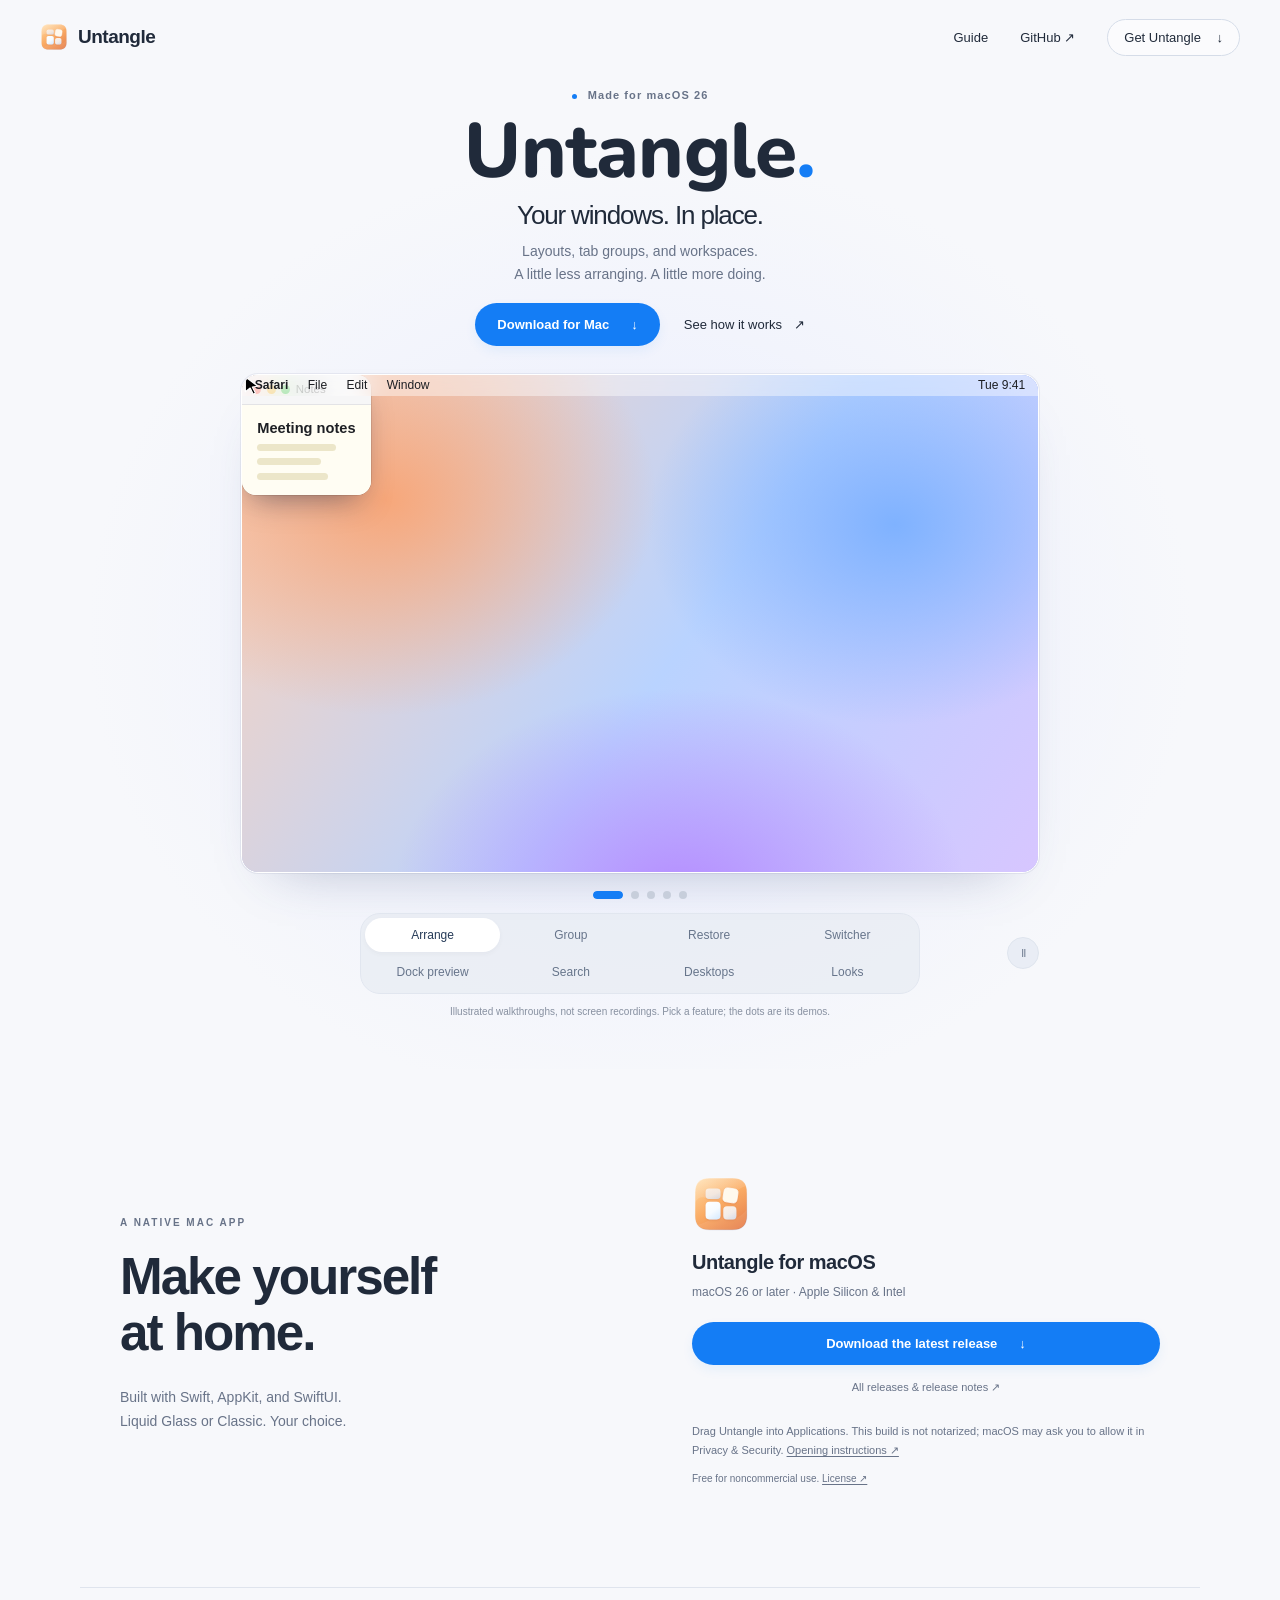
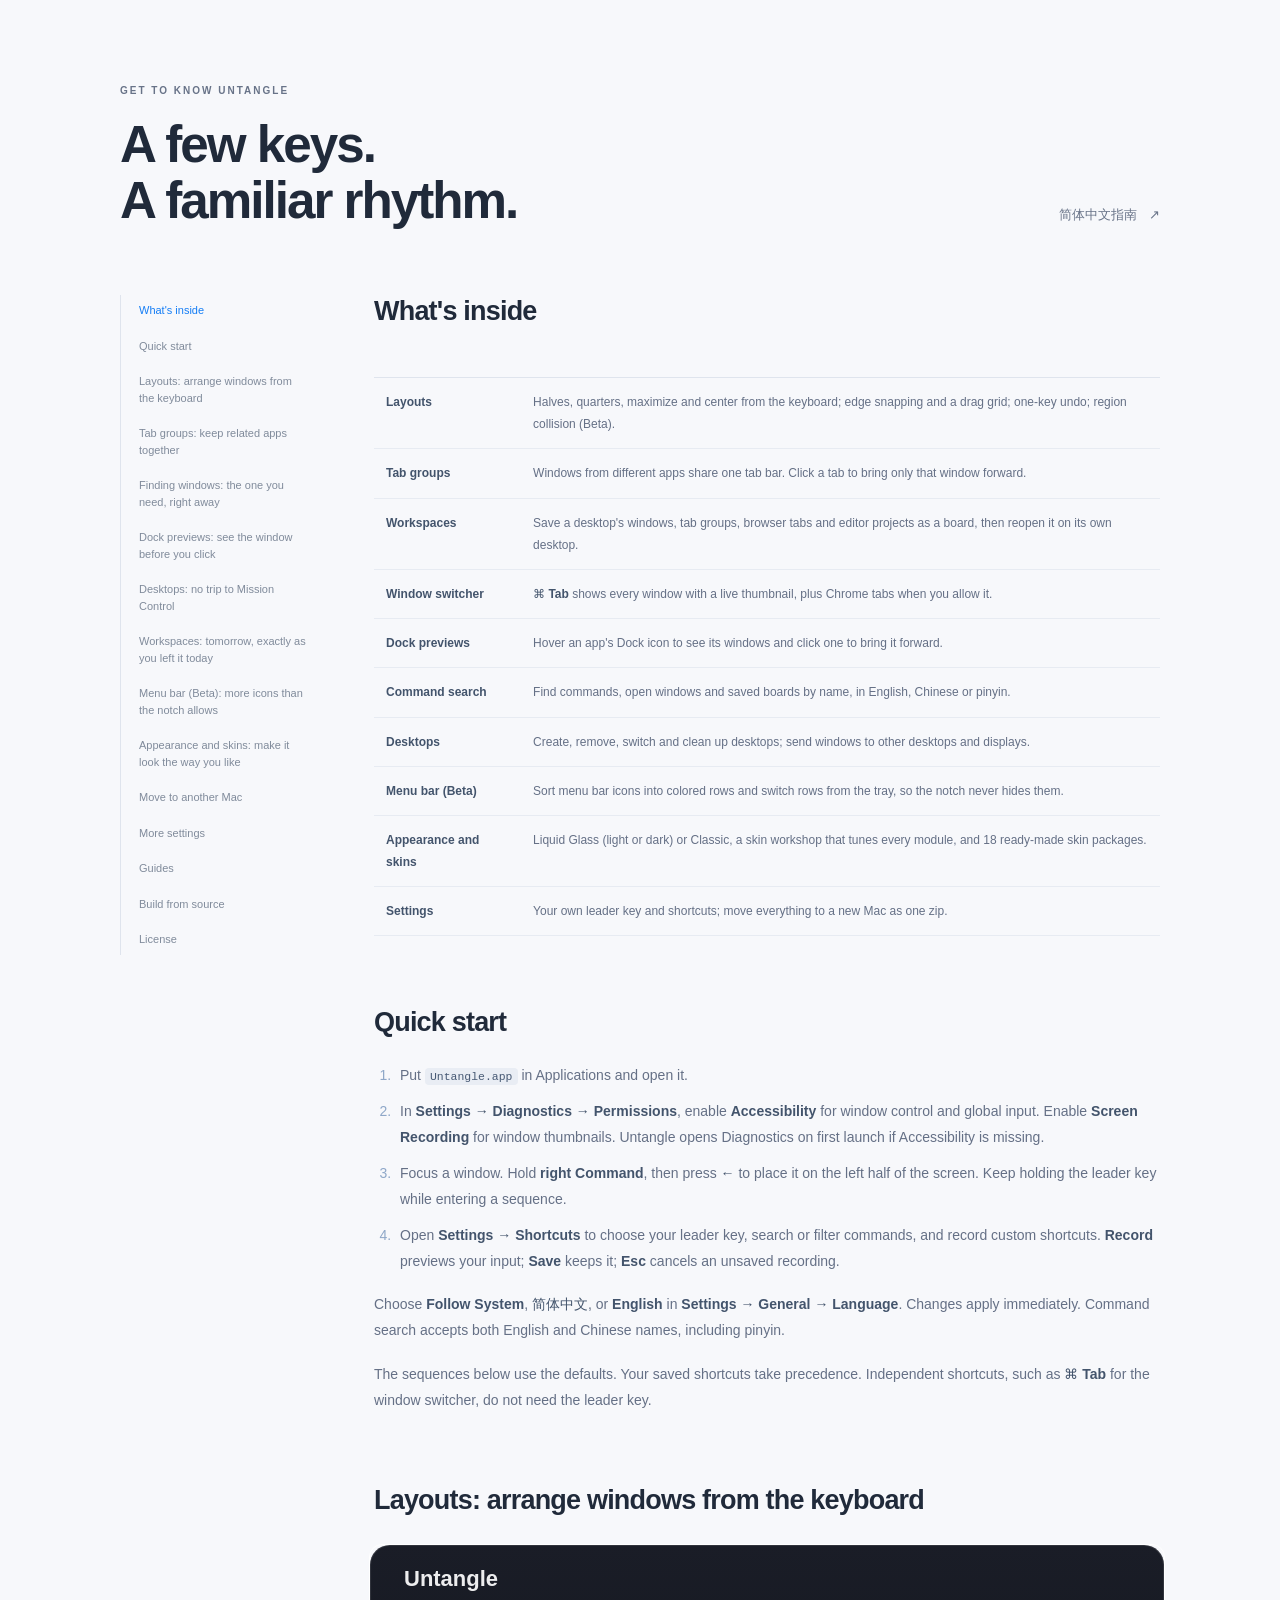
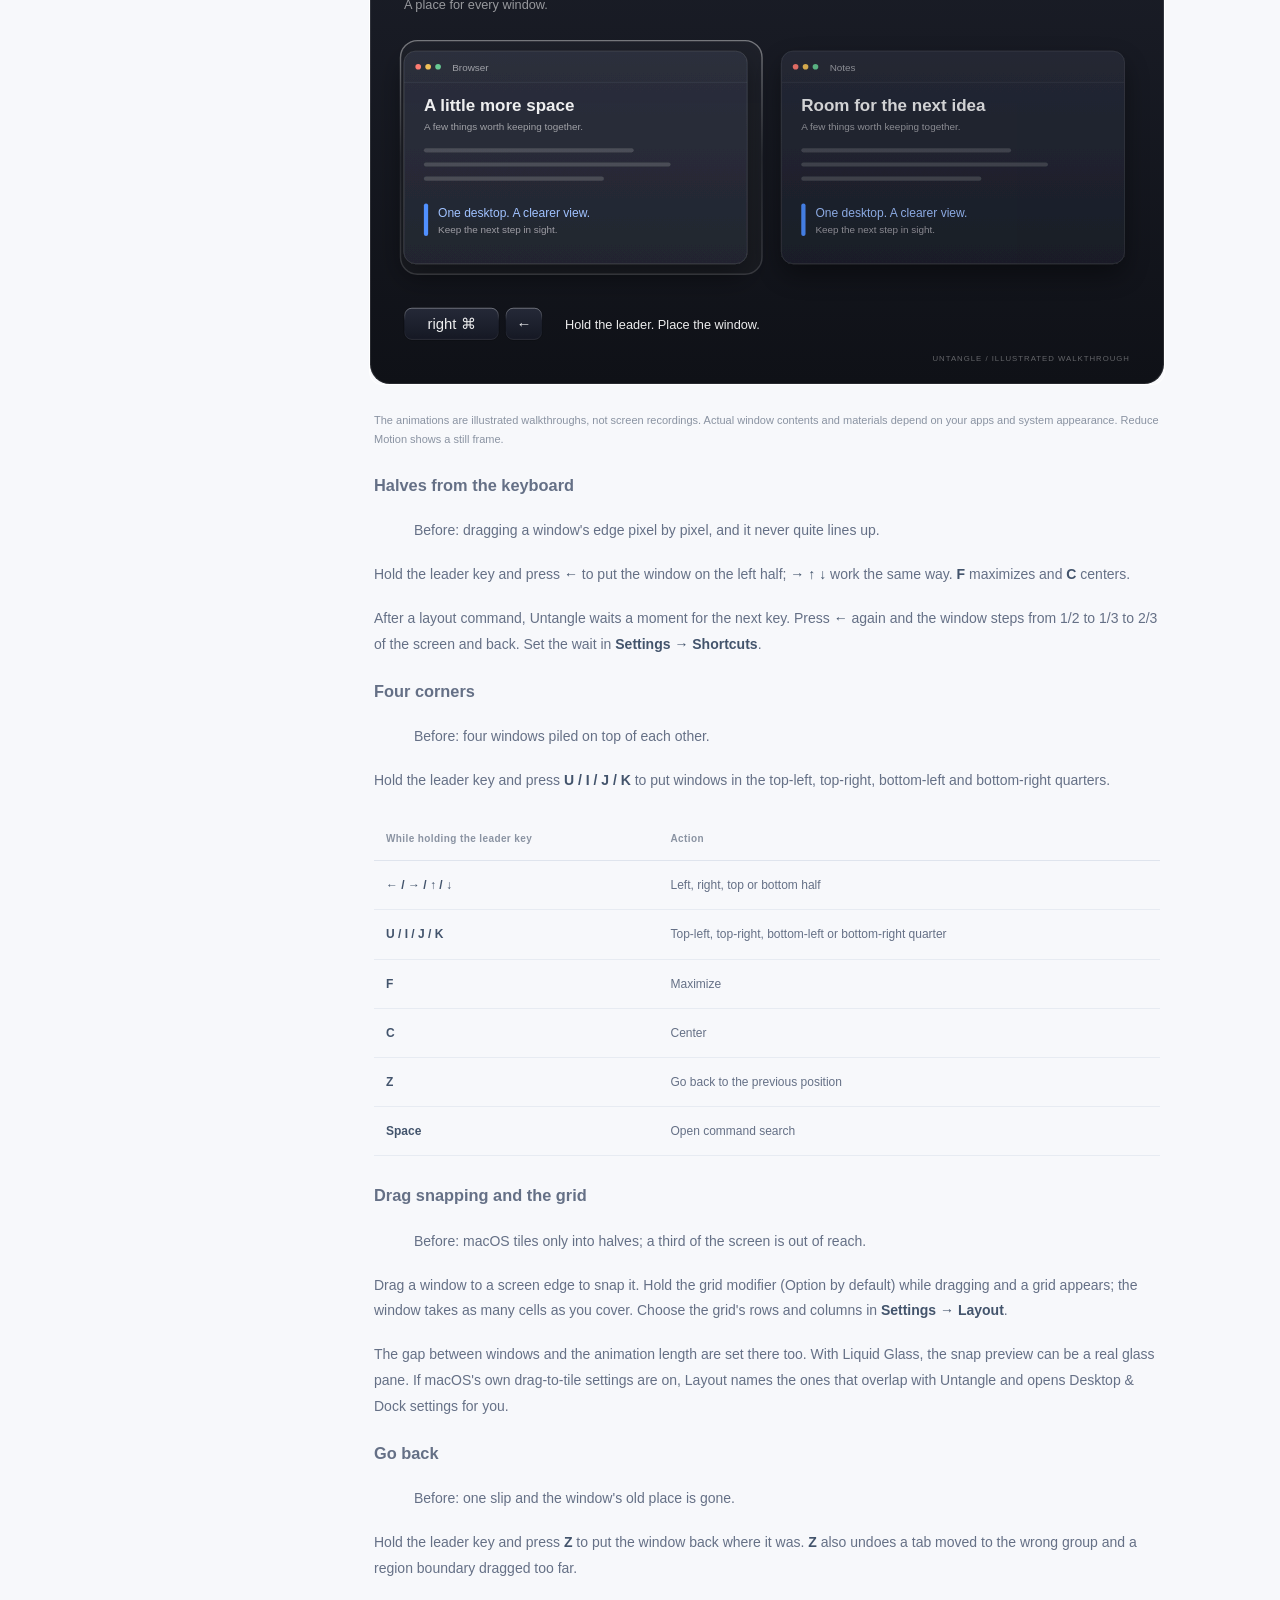
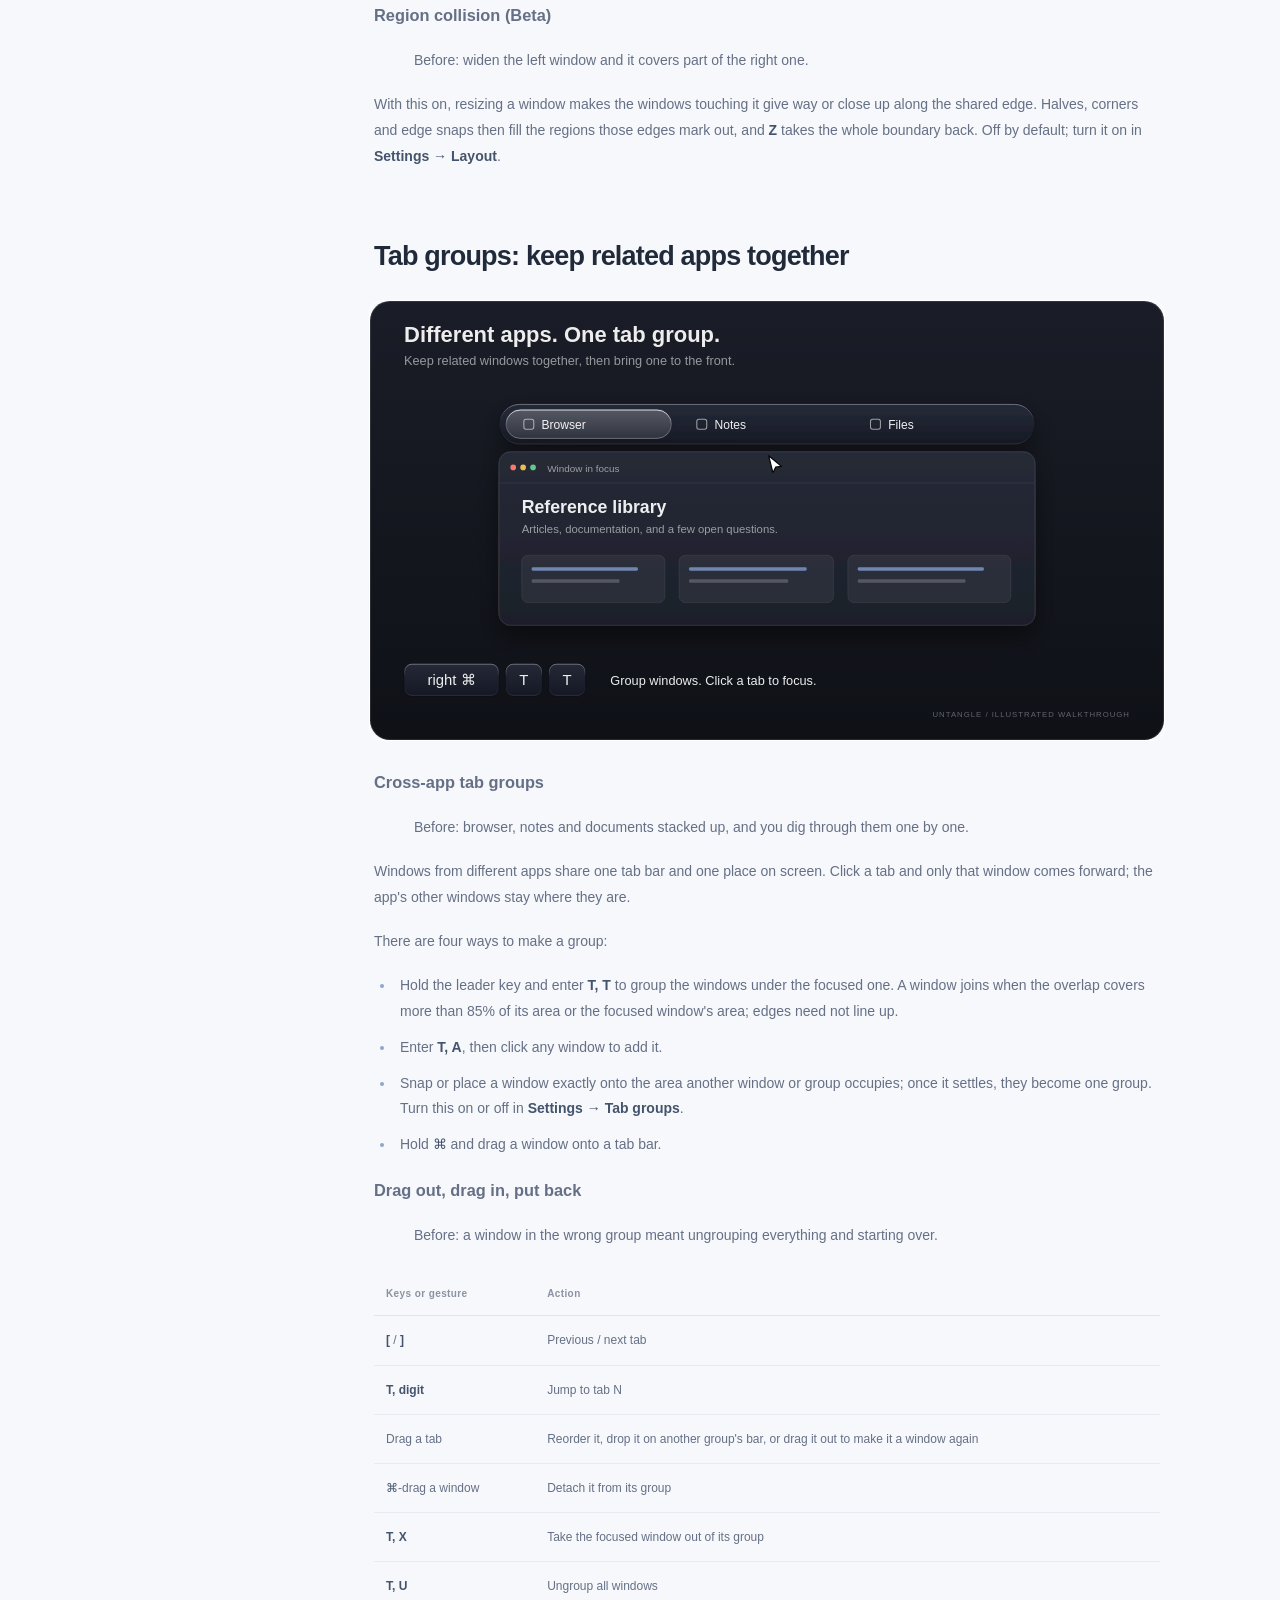
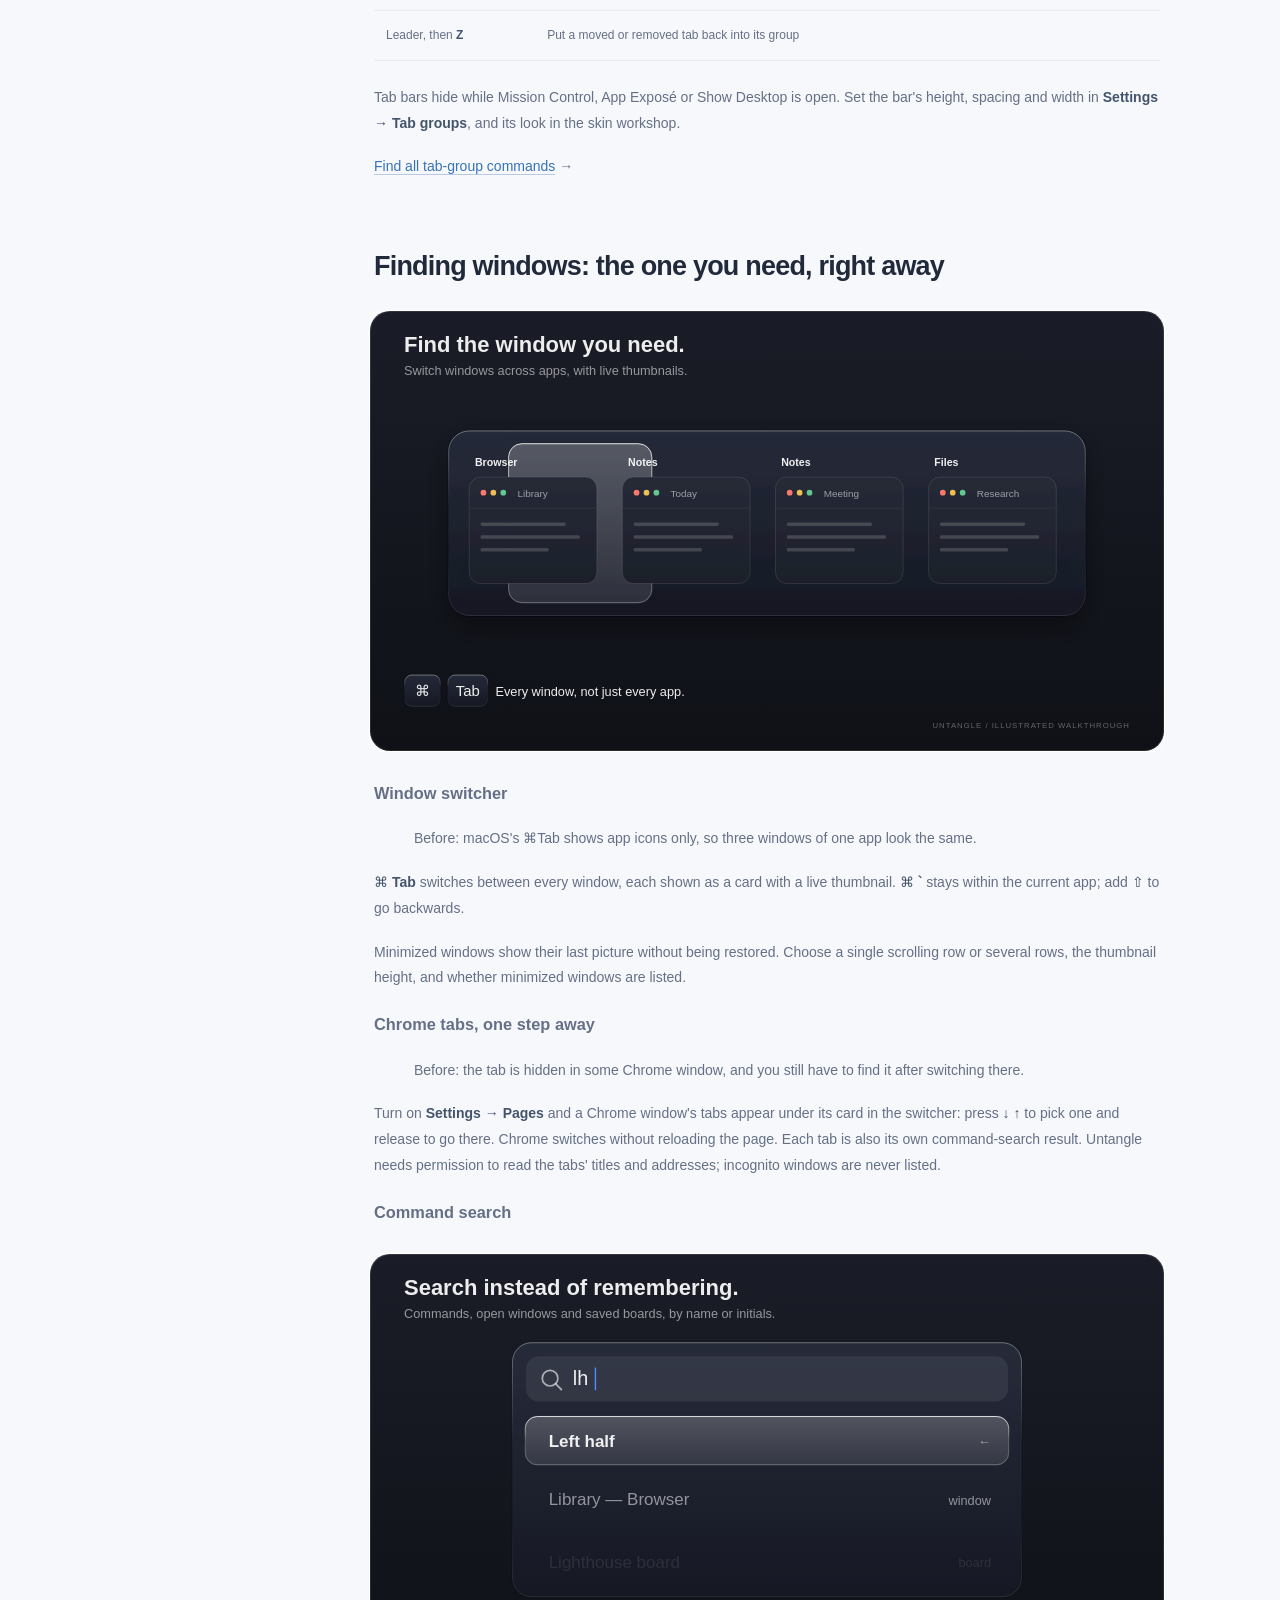
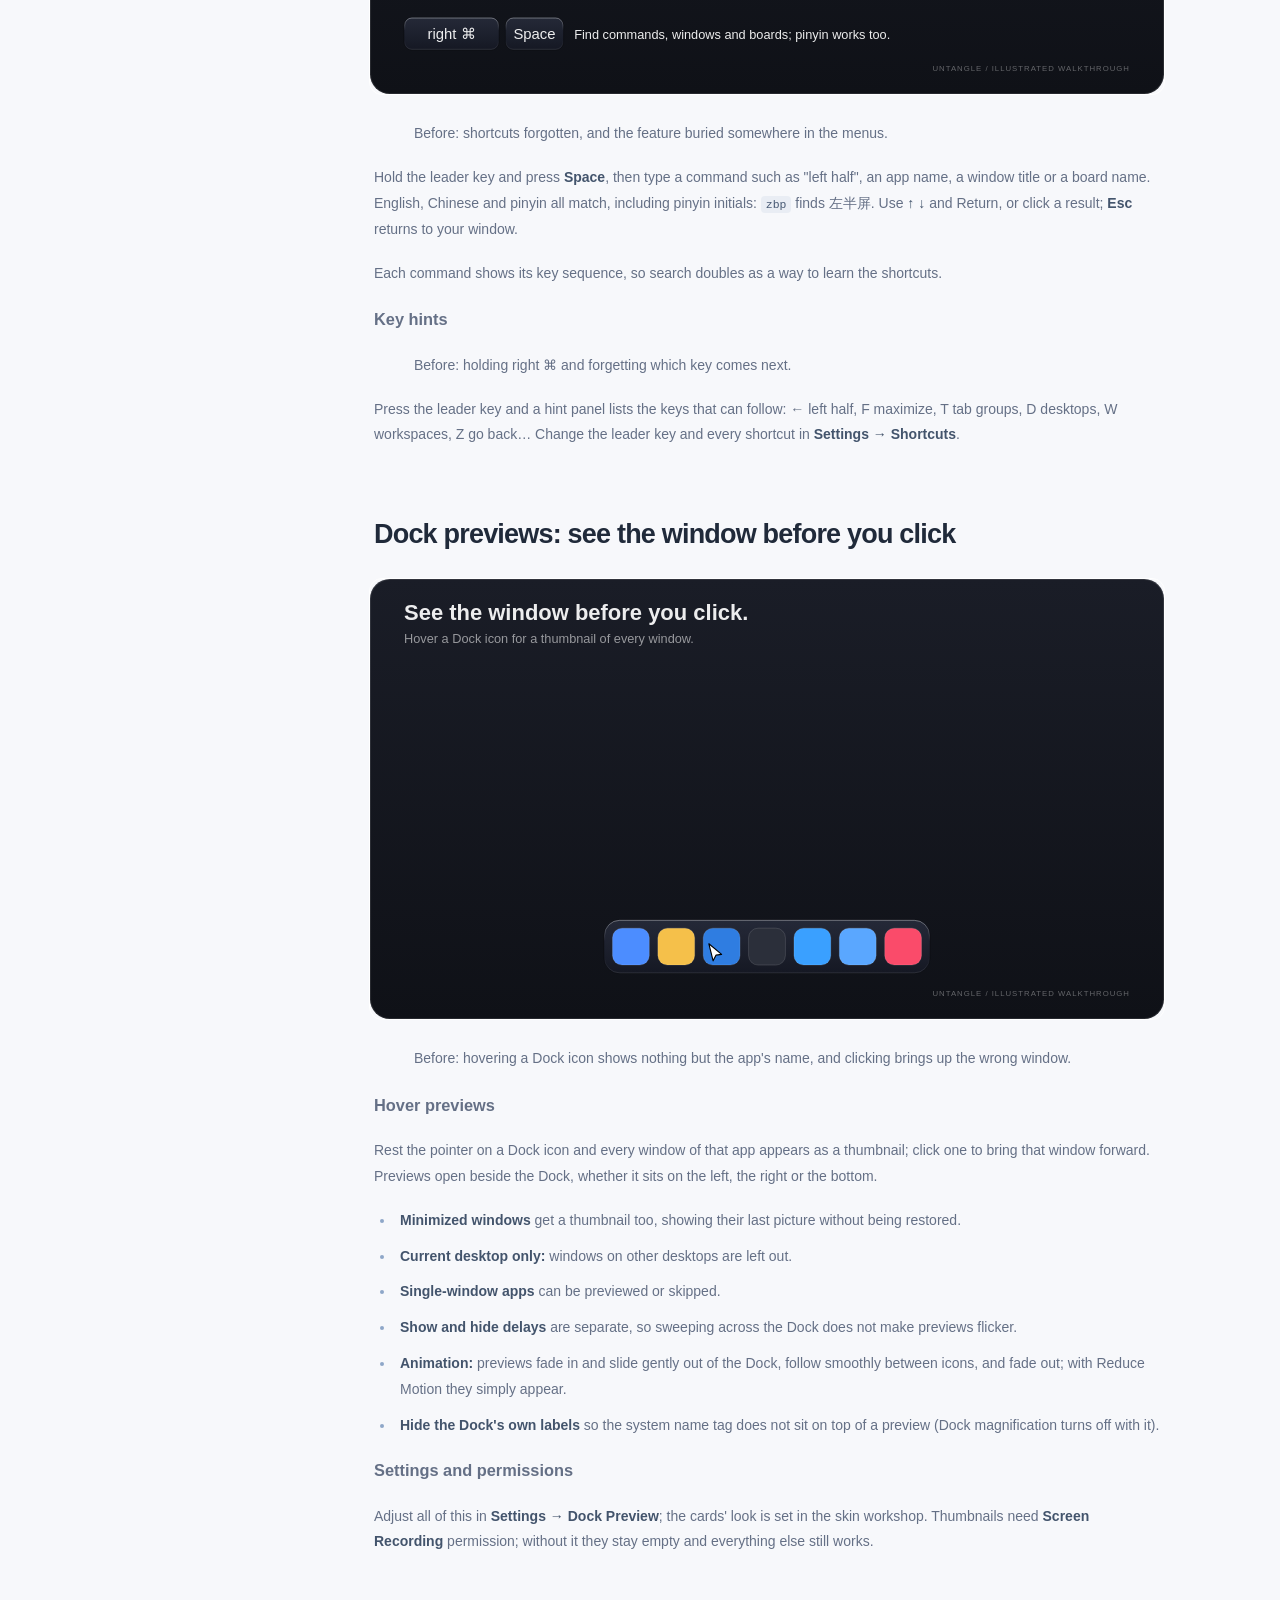
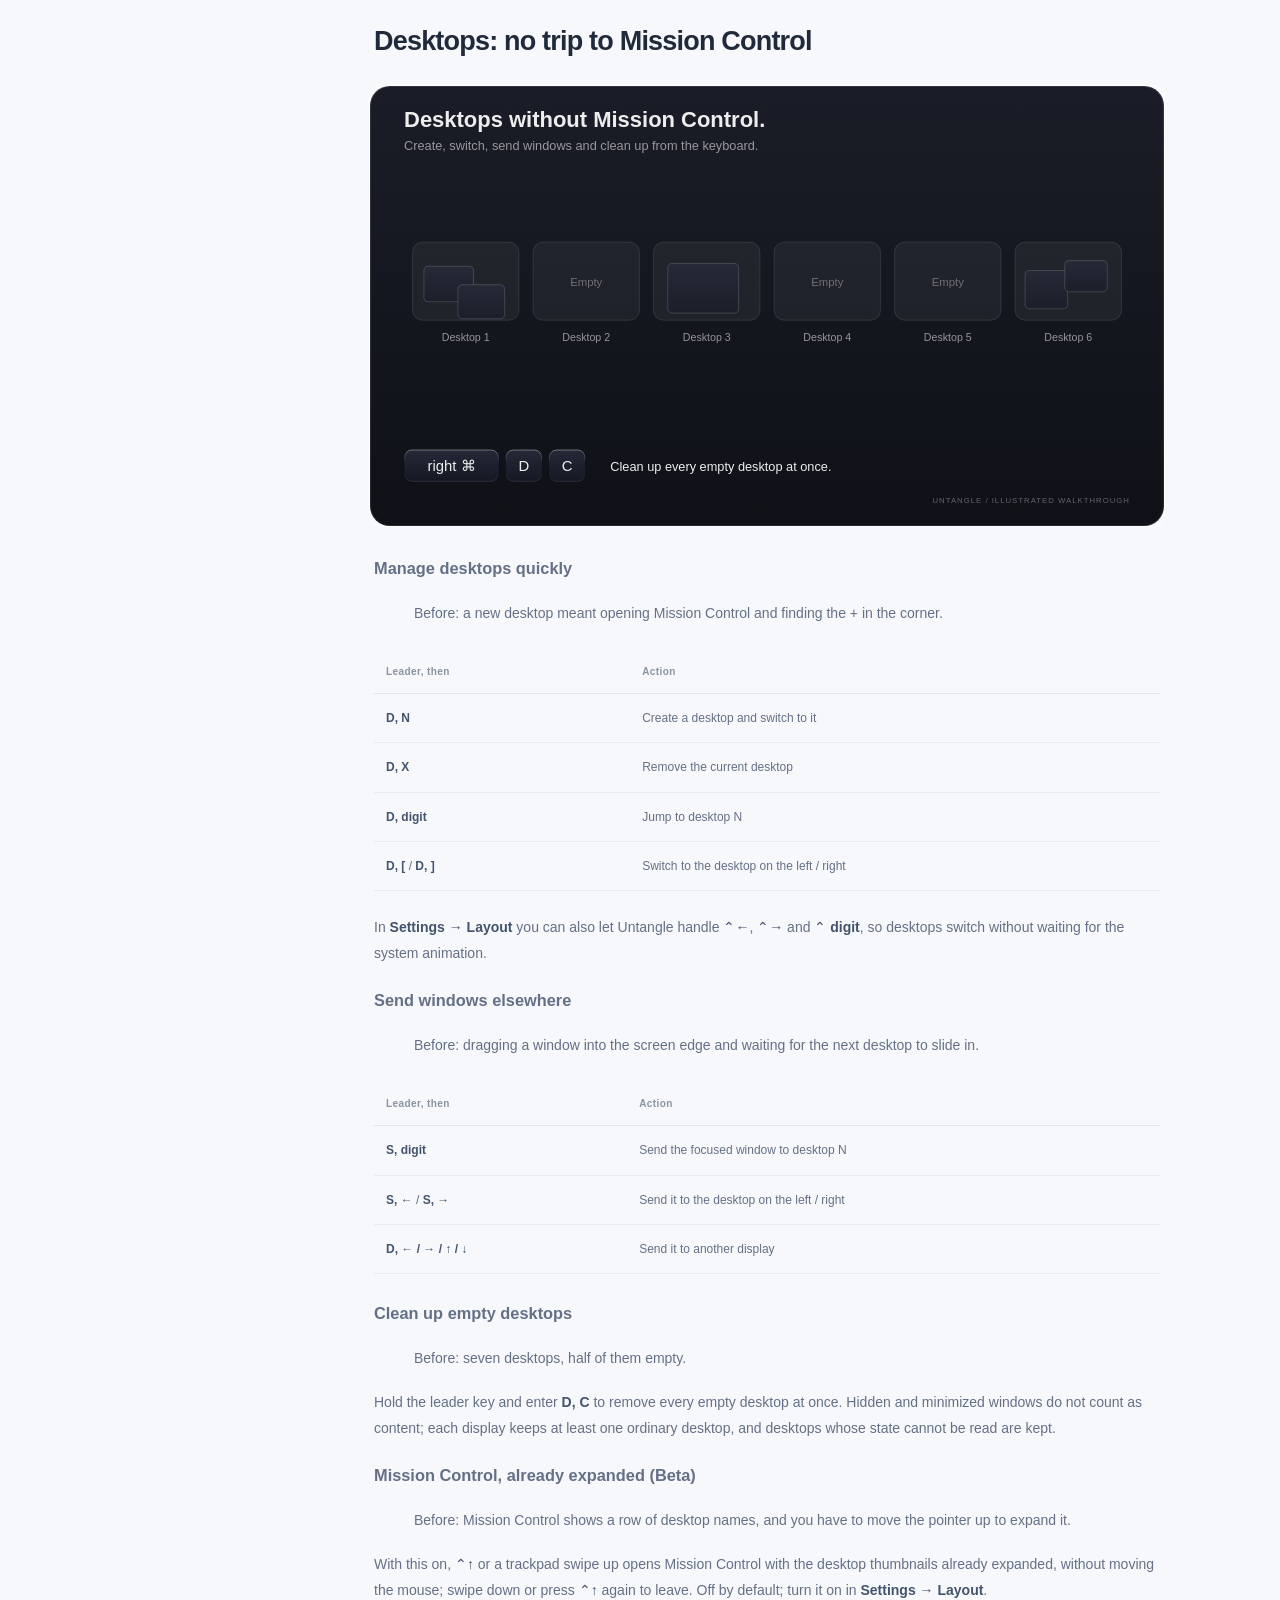
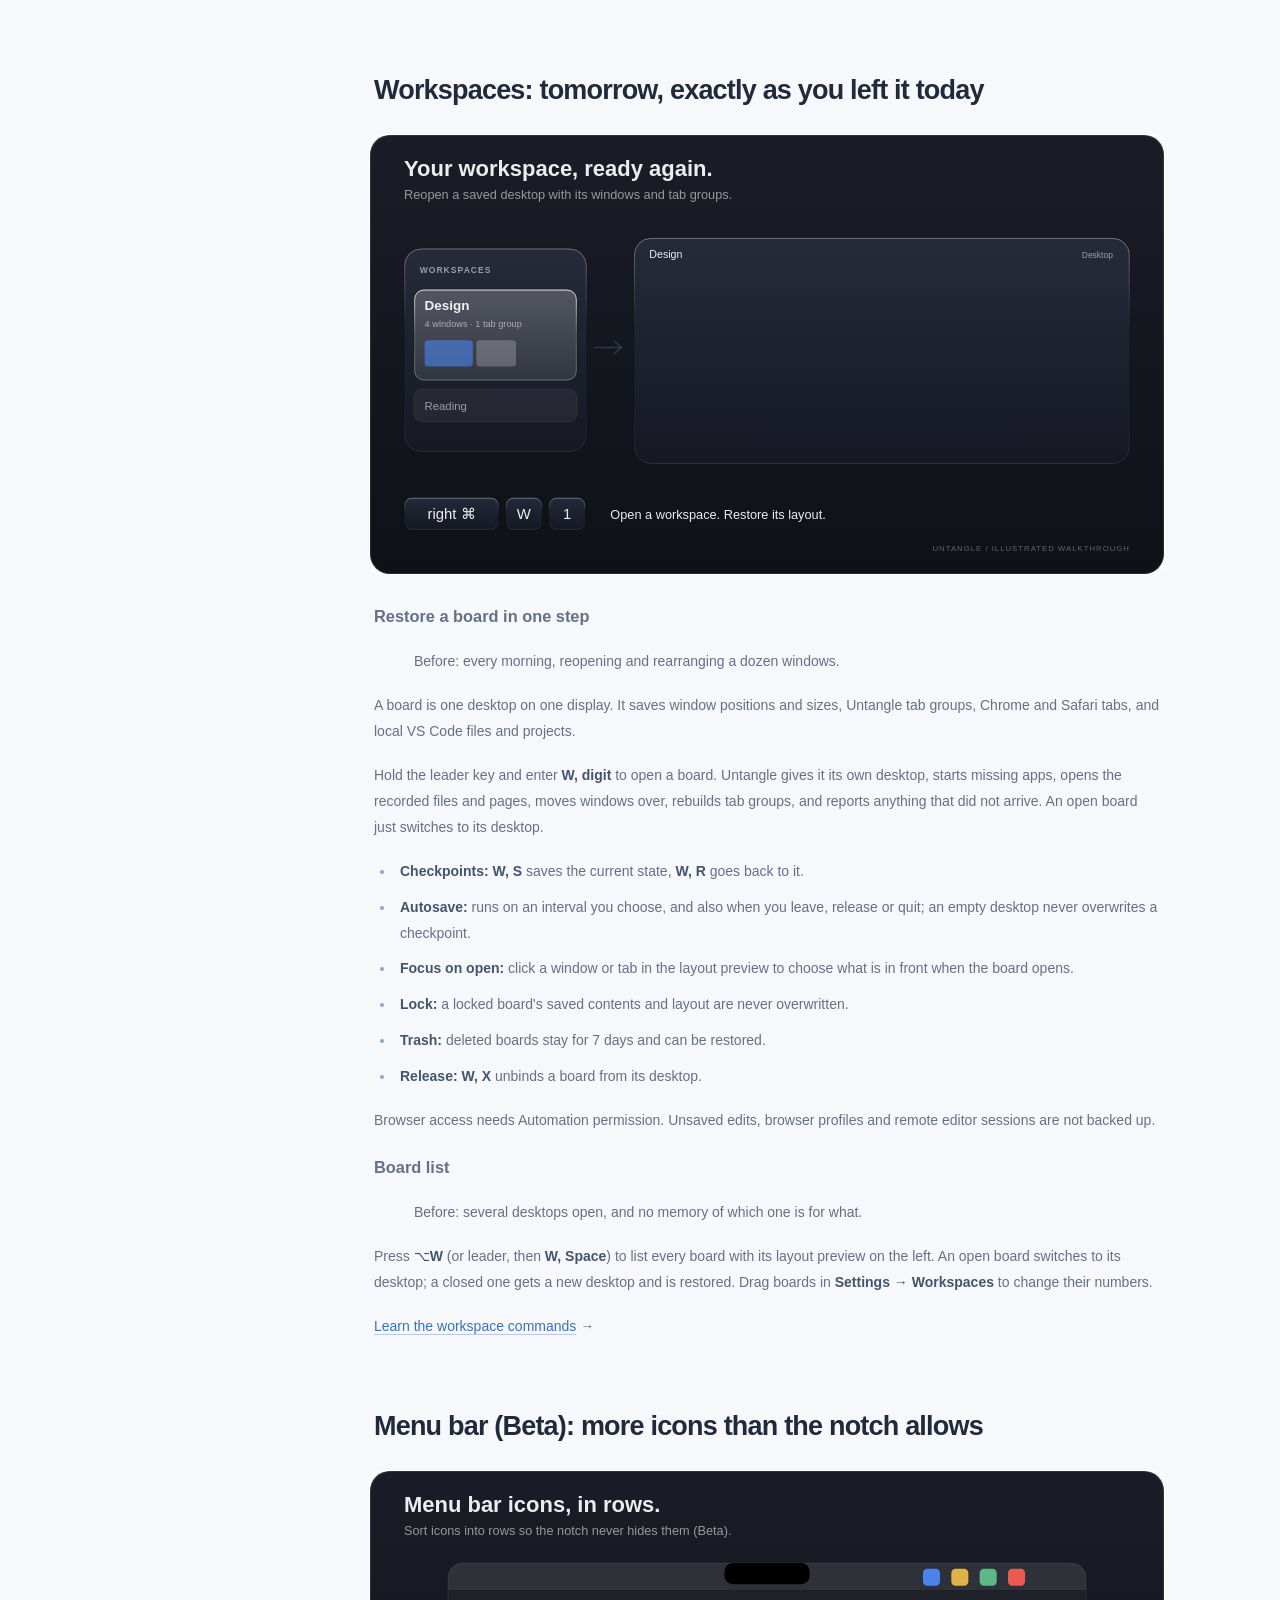
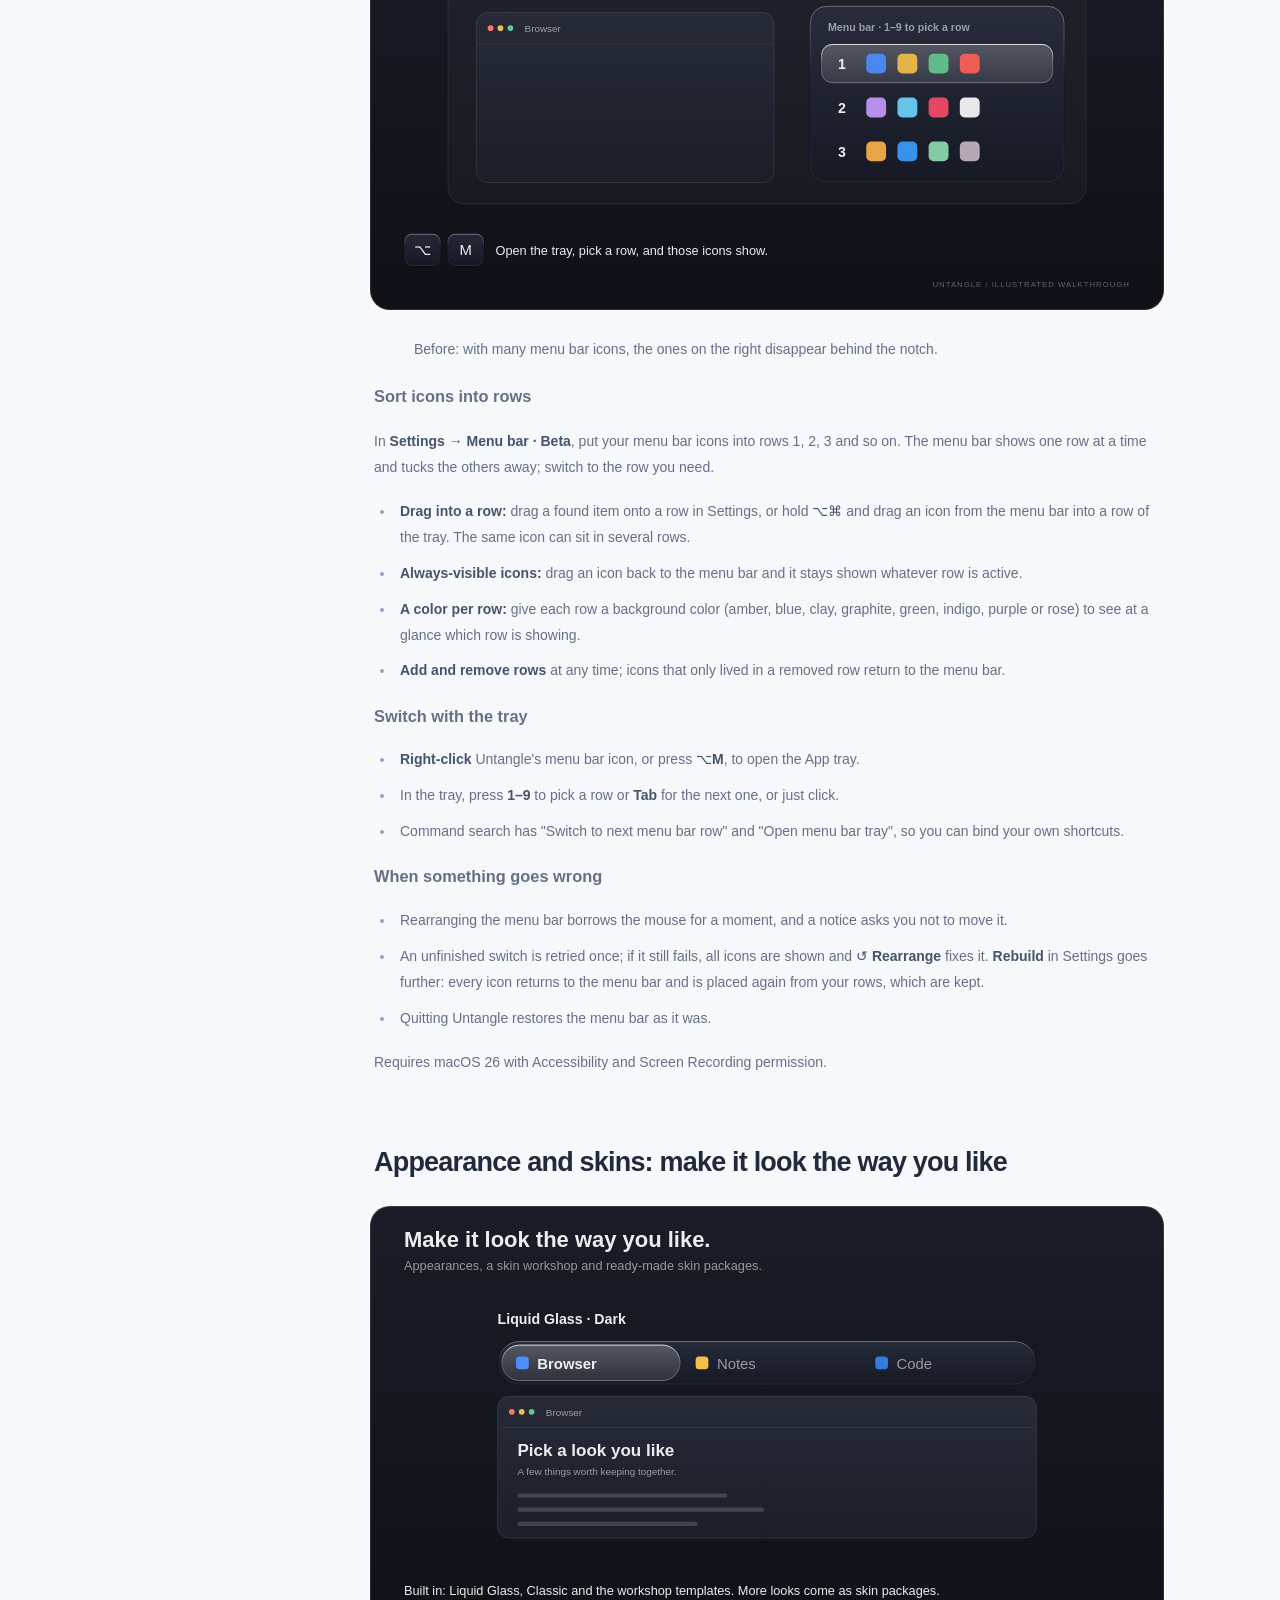
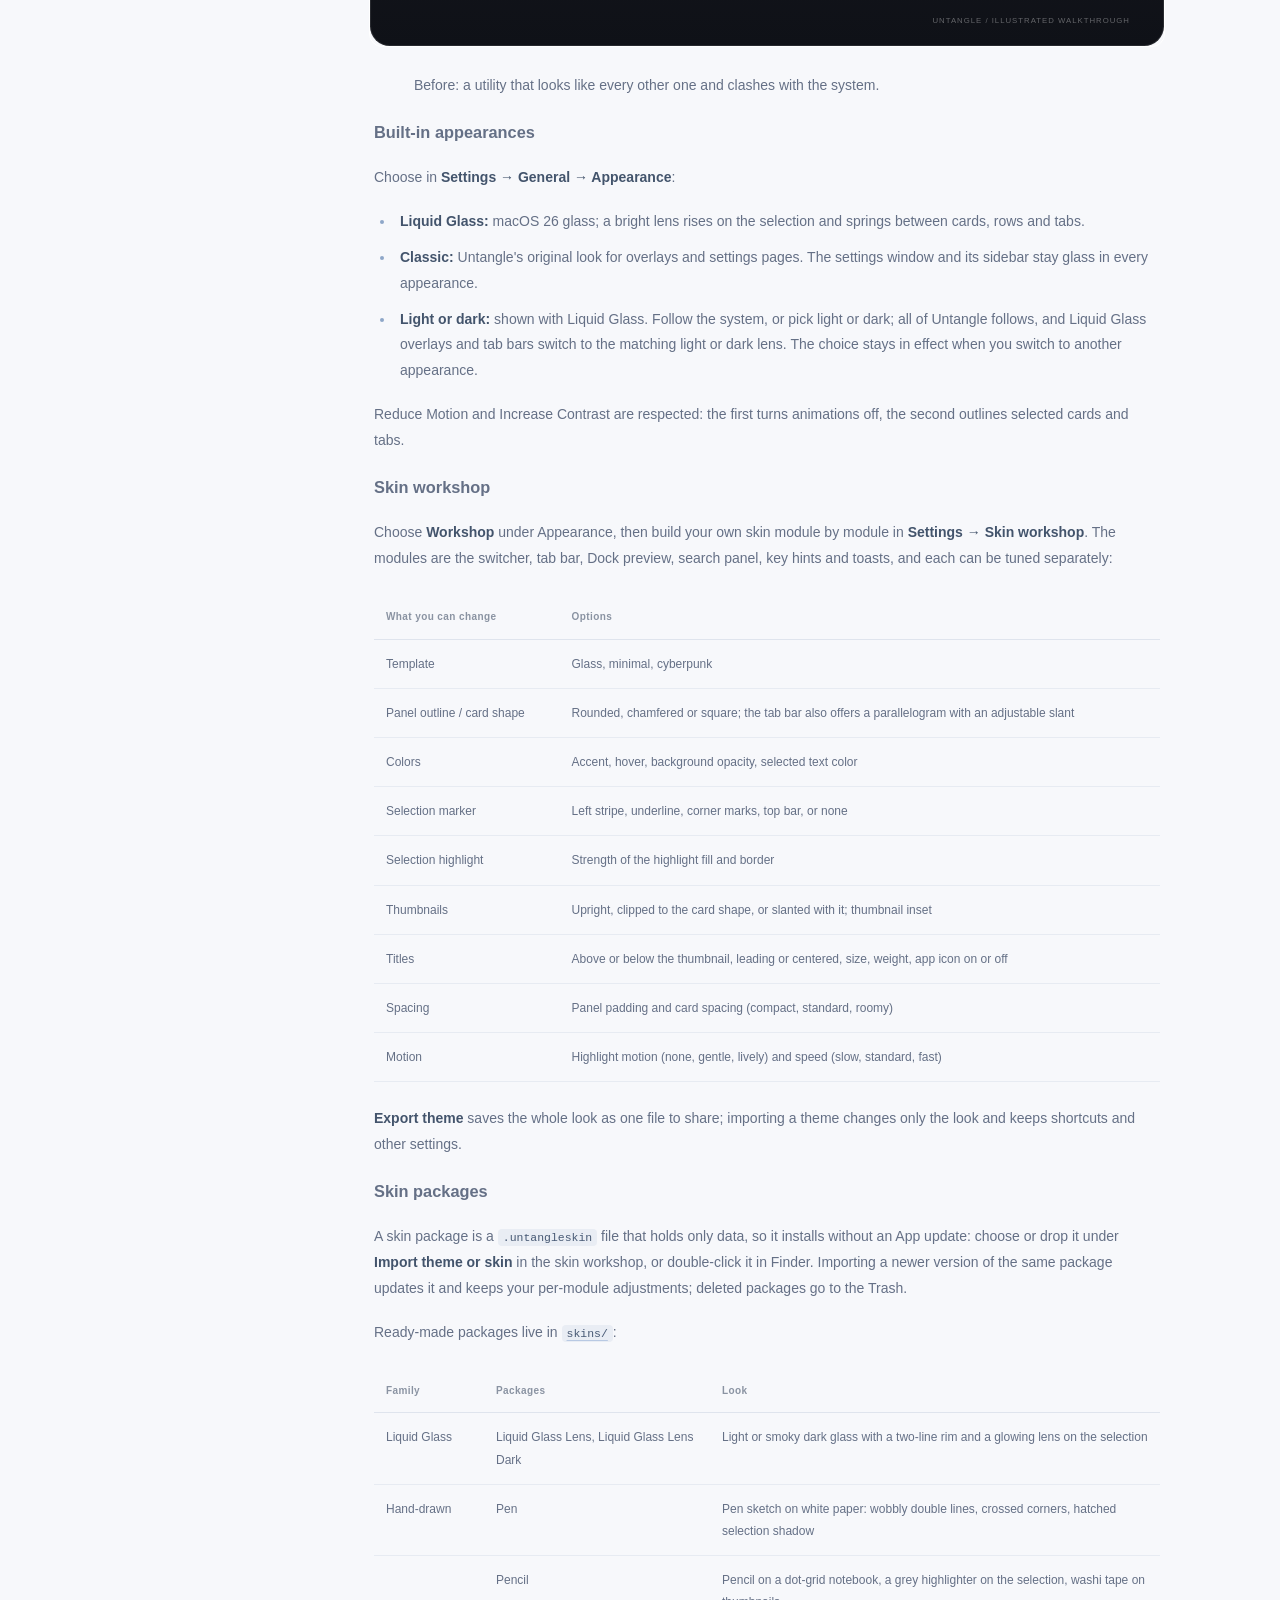
<file: index.html>
<!doctype html>
<html lang="en">
  <head>
    <meta charset="utf-8" />
    <meta name="viewport" content="width=device-width, initial-scale=1" />
    <meta
      name="description"
      content="Untangle is a native macOS window manager. Arrange windows, group apps into tabs, and restore saved workspaces."
    />
    <meta name="theme-color" content="#f5f6fa" />
    <meta property="og:title" content="Untangle — Your windows. In place." />
    <meta
      property="og:description"
      content="Keyboard-driven layouts, cross-app tab groups, and saved workspaces for macOS."
    />
    <meta property="og:type" content="website" />
    <meta
      property="og:image"
      content="https://q1ngsong.github.io/Untangle/docs/assets/banner.svg"
    />
    <link rel="canonical" href="https://q1ngsong.github.io/Untangle/" />
    <link rel="icon" href="site/mark.svg" type="image/svg+xml" />
    <link rel="preconnect" href="https://fonts.gstatic.com" crossorigin />
    <link
      rel="stylesheet"
      href="https://fonts.googleapis.com/css2?family=Nunito:wght@800&text=Untangle.&display=swap"
    />
    <link rel="stylesheet" href="site/style.css" />
    <script src="site/main.js" defer></script>
    <title>Untangle — Your windows. In place.</title>
  </head>
  <body>
    <a class="skip-link" href="#guide">Skip to the guide</a>
    <header class="site-header">
      <a class="brand" href="#top" aria-label="Untangle home"
        ><img src="site/mark.svg" width="28" height="28" alt="" />Untangle</a
      >
      <nav aria-label="Main navigation">
        <a href="#guide">Guide</a>
        <a href="https://github.com/Q1ngSong/Untangle"
          >GitHub <span aria-hidden="true">↗</span></a
        >
        <a class="nav-download" href="#download"
          >Get Untangle <span aria-hidden="true">↓</span></a
        >
      </nav>
    </header>
    <main>
      <section class="hero" id="top" aria-labelledby="hero-title">
        <div class="hero-copy">
          <p class="eyebrow">
            <span class="status-dot"></span> Made for macOS 26
          </p>
          <h1 id="hero-title">Untangle<span class="wordmark-dot">.</span></h1>
          <p class="hero-promise">Your windows. In place.</p>
          <p class="hero-description">
            Layouts, tab groups, and workspaces.<br />A little less arranging. A
            little more doing.
          </p>
          <div class="hero-actions">
            <a class="button primary" href="#download"
              >Download for Mac <span aria-hidden="true">↓</span></a
            ><a class="text-link" href="#guide"
              >See how it works <span aria-hidden="true">↗</span></a
            >
          </div>
        </div>
        <div class="demo-wrap">
          <div class="hero-stage" role="group" aria-label="Animated illustrations of Untangle features">
            <div class="ug-stage s1" data-mode="layout" data-title="Halves from the keyboard" data-seconds="9" style="--freeze:-4.05s" role="img" aria-label="Safari snaps to the left half with right Command and Left Arrow, Notes to the right half with right Command and Right Arrow, then right Command and Z puts each back">
              <div class="menubar"><b>Safari</b><span>File</span><span>Edit</span><span>Window</span><span class="clock">Tue 9:41</span></div>
              <div class="win web safari"><div class="bar"><i></i><i></i><i></i><span>apple.com</span></div><div class="body"><div class="pic"></div><div class="line hl" style="width:60%;background:#d9dce3"></div><div class="line" style="width:85%"></div><div class="line" style="width:70%"></div></div></div>
              <div class="win notes notesw"><div class="bar"><i></i><i></i><i></i><span>Notes</span></div><div class="body"><div class="hl">Meeting notes</div><div class="line" style="width:80%"></div><div class="line" style="width:65%"></div><div class="line" style="width:72%"></div></div></div>
              <div class="cursor"></div>
              <div class="cap c1"><kbd>right ⌘</kbd>+<kbd>←</kbd> Left half</div>
              <div class="cap c2">Click Notes, <kbd>right ⌘</kbd>+<kbd>→</kbd> Right half</div>
              <div class="cap c3"><kbd>right ⌘</kbd>+<kbd>Z</kbd> Back where it was</div>
              <div class="cap c4">Click Safari, <kbd>right ⌘</kbd>+<kbd>Z</kbd></div>
            </div>
<div class="ug-stage s7" data-mode="layout" data-title="Four corners" data-seconds="10" style="--freeze:-4.5s" role="img" aria-label="Four windows go into the four corners with right Command and U, I, J, K">
        <div class="menubar"><b>Safari</b><span>File</span><span>Edit</span><span>Window</span><span class="clock">Tue 9:41</span></div>
        <div class="win web wa"><div class="bar"><i></i><i></i><i></i><span>apple.com</span></div><div class="body"><div class="pic"></div><div class="line" style="width:70%"></div></div></div>
        <div class="win notes wb"><div class="bar"><i></i><i></i><i></i><span>Notes</span></div><div class="body"><div class="hl">Meeting notes</div><div class="line" style="width:70%"></div></div></div>
        <div class="win mail wc"><div class="bar"><i></i><i></i><i></i><span>Mail</span></div><div class="body"><div class="line" style="width:70%"></div><div class="line" style="width:55%"></div></div></div>
        <div class="win code wd"><div class="bar"><i></i><i></i><i></i><span>main.swift</span></div><div class="body"><div class="line" style="width:55%;background:#e06c75"></div><div class="line" style="width:75%"></div></div></div>
        <div class="cap c1"><kbd>right ⌘</kbd>+<kbd>U</kbd> Top left</div>
        <div class="cap c2">Click the next one, <kbd>right ⌘</kbd>+<kbd>I</kbd> Top right</div>
        <div class="cap c3">Click the next one, <kbd>right ⌘</kbd>+<kbd>J</kbd> Bottom left</div>
        <div class="cap c4">Click the next one, <kbd>right ⌘</kbd>+<kbd>K</kbd> Bottom right</div>
      </div>
<div class="ug-stage s8" data-mode="layout" data-title="Drag snapping and the grid" data-seconds="11" style="--freeze:-4.95s" role="img" aria-label="A window dragged to the left edge shows a snap zone and fills the left half on release; dragging with Option shows a grid, and the window fills the two cells it covers">
        <div class="menubar"><b>Safari</b><span>File</span><span>Edit</span><span>Window</span><span class="clock">Tue 9:41</span></div>
        <div class="zone"></div>
        <div class="grid"><div></div><div></div><div></div><div></div><div></div><div></div></div>
        <div class="zone gsel"></div>
        <div class="win web w"><div class="bar"><i></i><i></i><i></i><span>apple.com</span></div><div class="body"><div class="pic"></div><div class="line" style="width:70%"></div></div></div>
        <div class="cursor"></div>
        <div class="cap c1">Drag to a screen edge, release to snap</div>
        <div class="cap c2">Hold <kbd>⌥</kbd> drag: fill the cells you cover</div>
      </div>
<div class="ug-stage s9" data-mode="layout" data-title="Go back" data-seconds="8" style="--freeze:-3.6s" role="img" aria-label="A window on the right half is dragged out of place, and right Command and Z springs it back">
        <div class="menubar"><b>Notes</b><span>File</span><span>Edit</span><span>Window</span><span class="clock">Tue 9:41</span></div>
        <div class="win web other"><div class="bar"><i></i><i></i><i></i><span>apple.com</span></div><div class="body"><div class="pic"></div><div class="line" style="width:70%"></div></div></div>
        <div class="win notes w"><div class="bar"><i></i><i></i><i></i><span>Notes</span></div><div class="body"><div class="hl">Meeting notes</div><div class="line" style="width:70%"></div><div class="line" style="width:56%"></div></div></div>
        <div class="cursor"></div>
        <div class="cap c1">Dragged out of place by accident</div>
        <div class="cap c2"><kbd>right ⌘</kbd>+<kbd>Z</kbd> Back where it was</div>
      </div>
<div class="ug-stage s10" data-mode="layout" data-title="Region collision (Beta)" data-seconds="10" style="--freeze:-4.5s" role="img" aria-label="Two half-screen windows; widening the left one narrows the right one along their shared edge, and right Command and Z moves the edge back">
        <div class="menubar"><b>Safari</b><span>File</span><span>Edit</span><span>Window</span><span class="clock">Tue 9:41</span></div>
        <div class="win web l"><div class="bar"><i></i><i></i><i></i><span>apple.com</span></div><div class="body"><div class="pic"></div><div class="line" style="width:70%"></div></div></div>
        <div class="win notes r"><div class="bar"><i></i><i></i><i></i><span>Notes</span></div><div class="body"><div class="hl">Meeting notes</div><div class="line" style="width:70%"></div></div></div>
        <div class="cursor"></div>
        <div class="cap c1">Widen the left window; the right one gives way</div>
        <div class="cap c2"><kbd>right ⌘</kbd>+<kbd>Z</kbd> The whole edge goes back</div>
      </div>
<div class="ug-stage s2" data-mode="tabs" data-title="Cross-app tab groups" data-seconds="10" style="--freeze:-4.5s" role="img" aria-label="Notes over Safari; right Command T T groups them, a tab bar appears and the selection lens springs between the tabs; right Command T U ungroups them">
              <div class="menubar"><b>Notes</b><span>File</span><span>Edit</span><span>Window</span><span class="clock">Tue 9:41</span></div>
              <div class="win web a"><div class="bar"><i></i><i></i><i></i><span>apple.com</span></div><div class="body"><div class="pic"></div><div class="line" style="width:80%"></div><div class="line" style="width:60%"></div></div></div>
              <div class="win notes b"><div class="bar"><i></i><i></i><i></i><span>Notes</span></div><div class="body"><div class="hl">Reading notes</div><div class="line" style="width:78%"></div><div class="line" style="width:62%"></div><div class="line" style="width:70%"></div></div></div>
              <div class="glass tabbar"><div class="lens"></div><div class="tab"><span class="dot" style="background:#3b82f6"></span>apple.com</div><div class="tab"><span class="dot" style="background:#f5c542"></span>Reading notes</div></div>
              <div class="cursor"></div>
              <div class="cap c1"><kbd>right ⌘</kbd> <kbd>T</kbd> <kbd>T</kbd> Group windows</div>
              <div class="cap c2">Click a tab to switch windows</div>
              <div class="cap c3"><kbd>right ⌘</kbd> <kbd>T</kbd> <kbd>U</kbd> Ungroup</div>
            </div>
<div class="ug-stage s11" data-mode="tabs" data-title="Drag out, put back" data-seconds="10" style="--freeze:-4.5s" role="img" aria-label="A tab group of three; the Mail tab is dragged out and becomes its own window, then right Command and Z puts it back in its group">
        <div class="menubar"><b>Safari</b><span>File</span><span>Edit</span><span>Window</span><span class="clock">Tue 9:41</span></div>
        <div class="win web base"><div class="bar"><i></i><i></i><i></i><span>apple.com</span></div><div class="body"><div class="pic"></div><div class="line" style="width:70%"></div></div></div>
        <div class="glass bar"><div class="lens"></div><div class="tab"><span class="dot" style="background:#3b82f6"></span>apple.com</div><div class="tab"><span class="dot" style="background:#f5c542"></span>Reading notes</div><div class="tab t3"><span class="dot" style="background:#60a5fa"></span>Mail</div></div>
        <div class="win mail mailw"><div class="bar"><i></i><i></i><i></i><span>Mail</span></div><div class="body"><div class="line" style="width:70%"></div><div class="line" style="width:55%"></div></div></div>
        <div class="cursor"></div>
        <div class="cap c1">Drag a tab out to make it a window again</div>
        <div class="cap c2"><kbd>right ⌘</kbd>+<kbd>Z</kbd> Put it back in its group</div>
      </div>
<div class="ug-stage s3" data-mode="workspace" data-title="Restore a board in one step" data-seconds="10" style="--freeze:-4.5s" role="img" aria-label="On an empty desktop, right Command W 1 opens a saved board on its own desktop; its windows and tab group return to their places and a notice says they are in place; Control Left Arrow goes back">
              <div class="menubar"><b>Finder</b><span>File</span><span>Edit</span><span>Window</span><span class="clock">Tue 9:41</span></div>
              <div class="track">
                <div class="desk"><div class="emptyhint">Empty desktop</div></div>
                <div class="desk">
                  <div class="win web w1"><div class="bar"><i></i><i></i><i></i><span>apple.com</span></div><div class="body"><div class="pic"></div><div class="line" style="width:80%"></div><div class="line" style="width:64%"></div></div></div>
                  <div class="win notes w2"><div class="bar"><i></i><i></i><i></i><span>Notes</span></div><div class="body"><div class="hl">Draft outline</div><div class="line" style="width:74%"></div><div class="line" style="width:58%"></div></div></div>
                  <div class="glass bar3"><div class="lens"></div><div class="tab"><span class="dot" style="background:#f5c542"></span>Draft outline</div><div class="tab"><span class="dot" style="background:#60a5fa"></span>Mail</div></div>
                </div>
              </div>
              <div class="glass toast"><b>Board “Writing”</b><span>3 windows in place</span></div>
              <div class="cap c1"><kbd>right ⌘</kbd> <kbd>W</kbd> <kbd>1</kbd> Open a board</div>
              <div class="cap c2"><kbd>⌃</kbd>+<kbd>←</kbd> Back to the previous desktop</div>
            </div>
<div class="ug-stage s19" data-mode="workspace" data-title="Board list" data-seconds="9" style="--freeze:-4.05s" role="img" aria-label="Option W lists every board with a layout preview; Down Arrow selects Design and Return opens it on its desktop">
        <div class="menubar"><b>Finder</b><span>File</span><span>Edit</span><span>Window</span><span class="clock">Tue 9:41</span></div>
        <div class="track2">
          <div class="desk"><div class="win notes" style="left:44%;top:16%;width:46%;height:62%"><div class="bar"><i></i><i></i><i></i><span>Notes</span></div><div class="body"><div class="hl">Meeting notes</div></div></div></div>
          <div class="desk"><div class="win web" style="left:1%;top:1.5%;width:65%;height:97%"><div class="bar"><i></i><i></i><i></i><span>Figma</span></div><div class="body" style="background:linear-gradient(135deg,#f0e9ff,#e6f4ff)"></div></div><div class="win code" style="left:67%;top:1.5%;width:32%;height:97%"><div class="bar"><i></i><i></i><i></i><span>design-guide.md</span></div><div class="body"><div class="line" style="width:60%"></div></div></div></div>
        </div>
        <div class="glass list">
          <div class="ttl">Boards</div>
          <div class="boards">
            <div class="lens"></div>
            <div class="board"><div class="mini"><i style="left:4%;top:6%;width:44%;height:88%"></i><i style="left:52%;top:6%;width:44%;height:88%"></i></div><div><b>1 Writing</b><br><span style="opacity:.6">3 windows</span></div></div>
            <div class="board"><div class="mini"><i style="left:4%;top:6%;width:60%;height:88%"></i><i style="left:67%;top:6%;width:29%;height:88%"></i></div><div><b>2 Design</b><br><span style="opacity:.6">2 windows</span></div></div>
            <div class="board"><div class="mini"><i style="left:4%;top:6%;width:92%;height:88%"></i></div><div><b>3 Development</b><br><span style="opacity:.6">Open</span></div></div>
          </div>
        </div>
        <div class="cap c1"><kbd>⌥</kbd>+<kbd>W</kbd> Open the board list</div>
        <div class="cap c2"><kbd>↓</kbd> Select, <kbd>↩</kbd> open</div>
        <div class="cap c3"><kbd>⌃</kbd>+<kbd>←</kbd></div>
      </div>
<div class="ug-stage s4" data-mode="switcher" data-title="Window switcher" data-seconds="9" style="--freeze:-4.05s" role="img" aria-label="Holding Command and pressing Tab opens the switcher; the lens springs from card to card; releasing brings the chosen window forward; Command Tab switches back">
              <div class="menubar"><b>Safari</b><span>File</span><span>Edit</span><span>Window</span><span class="clock">Tue 9:41</span></div>
              <div class="win mail w-c"><div class="bar"><i></i><i></i><i></i><span>Mail</span></div><div class="body"><div class="line" style="width:70%"></div><div class="line" style="width:85%"></div><div class="line" style="width:60%"></div></div></div>
              <div class="win notes w-b"><div class="bar"><i></i><i></i><i></i><span>Notes</span></div><div class="body"><div class="hl">Reading notes</div><div class="line" style="width:70%"></div></div></div>
              <div class="win code w-d"><div class="bar"><i></i><i></i><i></i><span>main.swift</span></div><div class="body"><div class="line" style="width:55%;background:#e06c75"></div><div class="line" style="width:75%"></div><div class="line" style="width:40%;background:#98c379"></div></div></div>
              <div class="win web w-a"><div class="bar"><i></i><i></i><i></i><span>apple.com</span></div><div class="body"><div class="pic"></div><div class="line" style="width:70%"></div></div></div>
              <div class="glass switcher">
                <div class="lens"></div>
                <div class="card"><div class="t"><span class="dot" style="background:#3b82f6"></span>Safari</div><div class="thumb"><div style="height:2.2em;border-radius:.4em;background:linear-gradient(135deg,#ff9a6b,#ffcf7a)"></div><div class="line" style="width:70%"></div></div></div>
                <div class="card"><div class="t"><span class="dot" style="background:#f5c542"></span>Notes</div><div class="thumb" style="background:#fffdf3"><div class="line" style="width:60%;background:#ece6c9"></div><div class="line" style="width:80%;background:#ece6c9"></div></div></div>
                <div class="card"><div class="t"><span class="dot" style="background:#60a5fa"></span>Mail</div><div class="thumb" style="background:#f8fbff"><div class="line" style="width:75%;background:#dfe8f7"></div><div class="line" style="width:55%;background:#dfe8f7"></div></div></div>
                <div class="card"><div class="t"><span class="dot" style="background:#a78bfa"></span>Xcode</div><div class="thumb" style="background:#1f2430"><div class="line" style="width:55%;background:#e06c75"></div><div class="line" style="width:70%;background:#3a4254"></div></div></div>
              </div>
              <div class="cap c1">Hold <kbd>⌘</kbd>, press <kbd>Tab</kbd></div>
              <div class="cap c2"><kbd>⌘</kbd>+<kbd>Tab</kbd> Switch back</div>
            </div>
<div class="ug-stage s12" data-mode="switcher" data-title="Chrome tabs, one step away" data-seconds="10" style="--freeze:-4.5s" role="img" aria-label="Command Tab selects the Chrome card, its tabs are listed below it, Down Arrow selects Figma, and releasing switches Chrome to that tab">
        <div class="menubar"><b>Google Chrome</b><span>File</span><span>Edit</span><span>Tabs</span><span class="clock">Tue 9:41</span></div>
        <div class="win web chrome"><div class="bar"><i></i><i></i><i></i><span><span class="tt1">GitHub</span><span class="tt2">Figma</span></span></div><div class="body" style="position:relative"><div class="line hl" style="width:40%;background:#d9dce3"></div><div class="line" style="width:80%"></div><div class="line" style="width:66%"></div><div class="figma" style="position:absolute;inset:0;background:linear-gradient(135deg,#f0e9ff,#e6f4ff);display:grid;place-items:center;font-weight:600;color:#6b4fd8">Figma design</div></div></div>
        <div class="glass panel">
          <div class="lens"></div>
          <div class="card"><div class="t"><span class="dot" style="background:#22c55e"></span>Chrome</div><div class="thumb"><div class="line" style="width:60%"></div><div class="line" style="width:80%"></div></div>
            <div class="tabs"><div class="sel"></div><div class="tr">● GitHub</div><div class="tr">● Figma</div><div class="tr">● Calendar</div></div></div>
          <div class="card"><div class="t"><span class="dot" style="background:#f5c542"></span>Notes</div><div class="thumb" style="background:#fffdf3"><div class="line" style="width:60%;background:#ece6c9"></div></div></div>
          <div class="card"><div class="t"><span class="dot" style="background:#60a5fa"></span>Mail</div><div class="thumb" style="background:#f8fbff"><div class="line" style="width:70%;background:#dfe8f7"></div></div></div>
        </div>
        <div class="cap c1">Hold <kbd>⌘</kbd> <kbd>Tab</kbd> to Chrome</div>
        <div class="cap c2"><kbd>↓</kbd> <kbd>↓</kbd> Pick a tab</div>
        <div class="cap c3">Release <kbd>⌘</kbd>, straight to that tab</div>
      </div>
<div class="ug-stage s5" data-mode="dock" data-title="Dock previews" data-seconds="9" style="--freeze:-4.05s" role="img" aria-label="The pointer rests on Safari in a Dock at the right edge; previews of its two windows slide out; the hovered card lifts with a faint lens and a click brings that window forward">
              <div class="menubar"><b>Safari</b><span>File</span><span>Edit</span><span>Window</span><span class="clock">Tue 9:41</span></div>
              <div class="win web w-x"><div class="bar"><i></i><i></i><i></i><span>apple.com</span></div><div class="body"><div class="pic"></div><div class="line" style="width:70%"></div></div></div>
              <div class="win web w-y"><div class="bar"><i></i><i></i><i></i><span>Docs · developer.apple.com</span></div><div class="body" style="background:#f6f9ff"><div class="hl">Liquid Glass</div><div class="line" style="width:80%"></div><div class="line" style="width:66%"></div><div class="line" style="width:74%"></div></div></div>
              <div class="glass dock">
                <div class="icon" style="background:linear-gradient(160deg,#5ac8fa,#007aff)"></div>
                <div class="icon" style="background:linear-gradient(160deg,#ffe066,#f5b800)"></div>
                <div class="icon" style="background:linear-gradient(160deg,#9be7ff,#38bdf8)"></div>
                <div class="icon" style="background:linear-gradient(160deg,#c4b5fd,#7c3aed)"></div>
              </div>
              <div class="glass preview">
                <div class="lens"></div>
                <div class="card"><div class="t"><span class="dot" style="background:#3b82f6"></span>apple.com</div><div class="thumb"><div style="height:1.6em;border-radius:.4em;background:linear-gradient(135deg,#ff9a6b,#ffcf7a)"></div></div></div>
                <div class="card"><div class="t"><span class="dot" style="background:#3b82f6"></span>Docs</div><div class="thumb" style="background:#f6f9ff"><div class="line" style="width:70%"></div><div class="line" style="width:55%"></div></div></div>
              </div>
              <div class="cursor"></div>
              <div class="cap c1">Rest on a Dock icon, pick a window</div>
            </div>
<div class="ug-stage s6" data-mode="search" data-title="Command search" data-seconds="9" style="--freeze:-4.05s" role="img" aria-label="Right Command and Space open command search; typing the initials lh selects Left Half; Return snaps the window to the left half; right Command and Z puts it back">
              <div class="menubar"><b>Safari</b><span>File</span><span>Edit</span><span>Window</span><span class="clock">Tue 9:41</span></div>
              <div class="win notes w-n"><div class="bar"><i></i><i></i><i></i><span>Notes</span></div><div class="body"><div class="hl">Meeting notes</div><div class="line" style="width:70%"></div></div></div>
              <div class="win web w-s"><div class="bar"><i></i><i></i><i></i><span>apple.com</span></div><div class="body"><div class="pic"></div><div class="line" style="width:70%"></div><div class="line" style="width:55%"></div></div></div>
              <div class="glass palette">
                <div class="field"><span style="opacity:.5">⌕</span><div class="typed"><span class="ph">Search windows and commands</span><span class="t1">l</span><span class="t2">lh</span><span class="t3">lh</span></div></div>
                <div class="rows">
                  <div class="lens"></div>
                  <div class="row">◧ Left Half<span class="k">right ⌘ ←</span></div>
                  <div class="row" style="opacity:.75">◰ Top Left Quarter<span class="k">right ⌘ U</span></div>
                  <div class="row" style="opacity:.75">◱ Bottom Left Quarter<span class="k">right ⌘ J</span></div>
                </div>
              </div>
              <div class="cap c1"><kbd>right ⌘</kbd>+<kbd>Space</kbd> Search</div>
              <div class="cap c2">Type the initials <kbd>l</kbd><kbd>h</kbd></div>
              <div class="cap c3"><kbd>↩</kbd> Run</div>
              <div class="cap c4"><kbd>right ⌘</kbd>+<kbd>Z</kbd> Back</div>
            </div>
<div class="ug-stage s13" data-mode="search" data-title="Key hints" data-seconds="9" style="--freeze:-4.05s" role="img" aria-label="Holding right Command shows the key hints panel; pressing T narrows it to tab group keys; on release it fades away">
        <div class="menubar"><b>Safari</b><span>File</span><span>Edit</span><span>Window</span><span class="clock">Tue 9:41</span></div>
        <div class="win web bg"><div class="bar"><i></i><i></i><i></i><span>apple.com</span></div><div class="body"><div class="pic"></div></div></div>
        <div class="win notes bg2"><div class="bar"><i></i><i></i><i></i><span>Notes</span></div><div class="body"><div class="hl">Meeting notes</div></div></div>
        <div class="glass hints panel">
          <div class="p1"><div class="ttl">Leader key</div><div class="r"><kbd>←</kbd>Left half</div><div class="r"><kbd>F</kbd>Maximize</div><div class="r"><kbd>T</kbd>Tab groups…</div><div class="r"><kbd>D</kbd>Desktops…</div><div class="r"><kbd>W</kbd>Workspaces…</div><div class="r"><kbd>Z</kbd>Go back</div><div class="r"><kbd>Space</kbd>Command search</div></div>
          <div class="p2"><div class="ttl">Tab group</div><div class="r"><kbd>T</kbd>Group with the window below</div><div class="r"><kbd>A</kbd>Click windows to add</div><div class="r"><kbd>X</kbd>Remove from group</div><div class="r"><kbd>U</kbd>Ungroup</div><div class="r"><kbd>1–9</kbd>Go to tab N</div></div>
        </div>
        <div class="cap c1">Hold <kbd>right ⌘</kbd></div>
        <div class="cap c2">Then press <kbd>T</kbd>: only the tab group keys</div>
        <div class="cap c3">Release: the panel fades away</div>
      </div>
<div class="ug-stage s15" data-mode="desktops" data-title="Manage desktops quickly" data-seconds="10" style="--freeze:-4.5s" role="img" aria-label="Right Command D N creates a desktop and switches to it; right Command D X removes it and goes back">
        <div class="menubar"><b>Finder</b><span>File</span><span>Edit</span><span>Window</span><span class="clock">Tue 9:41</span></div>
        <div class="track3">
          <div class="desk"><div class="win web" style="left:6%;top:8%;width:52%;height:66%"><div class="bar"><i></i><i></i><i></i><span>apple.com</span></div><div class="body"><div class="pic"></div></div></div><div class="win notes" style="left:46%;top:24%;width:44%;height:60%"><div class="bar"><i></i><i></i><i></i><span>Notes</span></div><div class="body"><div class="hl">Meeting notes</div></div></div></div>
          <div class="desk"><div class="deskname">Desktop 2</div></div>
          <div class="desk"><div class="deskname">New desktop</div></div>
        </div>
        <div class="cap c1"><kbd>right ⌘</kbd> <kbd>D</kbd> <kbd>N</kbd> New desktop, and go there</div>
        <div class="cap c2"><kbd>right ⌘</kbd> <kbd>D</kbd> <kbd>X</kbd> Remove this desktop</div>
      </div>
<div class="ug-stage s16" data-mode="desktops" data-title="Send windows elsewhere" data-seconds="10" style="--freeze:-4.5s" role="img" aria-label="Right Command S 2 sends Safari to desktop 2; Control Right Arrow follows it there; then it is sent back">
        <div class="menubar"><b>Safari</b><span>File</span><span>Edit</span><span>Window</span><span class="clock">Tue 9:41</span></div>
        <div class="track2">
          <div class="desk"><div class="win notes" style="left:40%;top:20%;width:48%;height:64%;z-index:1"><div class="bar"><i></i><i></i><i></i><span>Notes</span></div><div class="body"><div class="hl">Meeting notes</div></div></div><div class="win web go"><div class="bar"><i></i><i></i><i></i><span>apple.com</span></div><div class="body"><div class="pic"></div></div></div></div>
          <div class="desk"><div class="deskname" style="top:90%">Desktop 2</div><div class="win web there"><div class="bar"><i></i><i></i><i></i><span>apple.com</span></div><div class="body"><div class="pic"></div></div></div></div>
        </div>
        <div class="cap c1"><kbd>right ⌘</kbd> <kbd>S</kbd> <kbd>2</kbd> Send to desktop 2</div>
        <div class="cap c2"><kbd>⌃</kbd>+<kbd>→</kbd> Follow it there</div>
        <div class="cap c3"><kbd>right ⌘</kbd> <kbd>S</kbd> <kbd>1</kbd> Send it back, <kbd>⌃</kbd>+<kbd>←</kbd></div>
      </div>
<div class="ug-stage s17" data-mode="desktops" data-title="Clean up empty desktops" data-seconds="10" style="--freeze:-4.5s" role="img" aria-label="Mission Control shows six desktops, three of them empty; after right Command D C, it shows three">
        <div class="menubar"><b>Finder</b><span>File</span><span>Edit</span><span>Window</span><span class="clock">Tue 9:41</span></div>
        <div class="winlayer"><div class="win web" style="left:10%;top:10%;width:50%;height:66%"><div class="bar"><i></i><i></i><i></i><span>apple.com</span></div><div class="body"><div class="pic"></div></div></div><div class="win notes" style="left:44%;top:24%;width:46%;height:62%"><div class="bar"><i></i><i></i><i></i><span>Notes</span></div><div class="body"><div class="hl">Meeting notes</div></div></div></div>
        <div class="mc-shade"></div>
        <div class="mc-strip before"><div class="th on"><i style="left:10%;top:15%;width:50%;height:60%"></i><i style="left:45%;top:30%;width:45%;height:55%"></i></div><div class="th"></div><div class="th"><i style="left:20%;top:20%;width:60%;height:60%"></i></div><div class="th"></div><div class="th"></div><div class="th"><i style="left:15%;top:20%;width:40%;height:60%"></i></div></div>
        <div class="mc-strip after"><div class="th on"><i style="left:10%;top:15%;width:50%;height:60%"></i><i style="left:45%;top:30%;width:45%;height:55%"></i></div><div class="th"><i style="left:20%;top:20%;width:60%;height:60%"></i></div><div class="th"><i style="left:15%;top:20%;width:40%;height:60%"></i></div></div>
        <div class="cap c1"><kbd>⌃</kbd>+<kbd>↑</kbd>: six desktops, half of them empty</div>
        <div class="cap c2"><kbd>right ⌘</kbd> <kbd>D</kbd> <kbd>C</kbd> Clean up empty desktops</div>
        <div class="cap c3"><kbd>⌃</kbd>+<kbd>↑</kbd>: the empty desktops are gone</div>
      </div>
<div class="ug-stage s18" data-mode="desktops" data-title="Mission Control, already expanded (Beta)" data-seconds="9" style="--freeze:-4.05s" role="img" aria-label="Control Up Arrow opens Mission Control with the desktop thumbnails already expanded, no pointer move needed; pressing it again leaves">
        <div class="menubar"><b>Finder</b><span>File</span><span>Edit</span><span>Window</span><span class="clock">Tue 9:41</span></div>
        <div class="winlayer"><div class="win web" style="left:10%;top:10%;width:50%;height:66%"><div class="bar"><i></i><i></i><i></i><span>apple.com</span></div><div class="body"><div class="pic"></div></div></div><div class="win notes" style="left:44%;top:24%;width:46%;height:62%"><div class="bar"><i></i><i></i><i></i><span>Notes</span></div><div class="body"><div class="hl">Meeting notes</div></div></div></div>
        <div class="mc-shade"></div>
        <div class="mc-strip"><div class="th on"><i style="left:10%;top:15%;width:50%;height:60%"></i><i style="left:45%;top:30%;width:45%;height:55%"></i></div><div class="th"><i style="left:20%;top:20%;width:60%;height:60%"></i></div><div class="th"><i style="left:15%;top:20%;width:40%;height:60%"></i></div></div>
        <div class="cap c1"><kbd>⌃</kbd>+<kbd>↑</kbd>: desktop thumbnails already expanded</div>
        <div class="cap c2">Then press <kbd>⌃</kbd>+<kbd>↑</kbd> Leave</div>
      </div>
<div class="ug-stage s20" data-mode="looks" data-title="Menu bar rows (Beta)" data-seconds="10" style="--freeze:-4.5s" role="img" aria-label="Amber row 1 sits beside the notch; right-clicking the Untangle icon opens the tray, and 2 switches to the blue row 2 with other icons">
        <div class="menubar"><b>Finder</b><span>File</span><span>Edit</span><span>Window</span></div>
        <div class="notch"></div>
        <div class="mbicons row1"><i></i><i></i><i></i><i></i><i></i></div>
        <div class="mbicons row2"><i style="border-radius:50%"></i><i></i><i style="border-radius:50%"></i><i></i></div>
        <div class="mbu">▦</div>
        <div class="win web" style="left:10%;top:14%;width:52%;height:66%;z-index:1"><div class="bar"><i></i><i></i><i></i><span>apple.com</span></div><div class="body"><div class="pic"></div></div></div>
        <div class="glass tray"><div class="lens"></div><div class="tr"><span class="sw" style="background:#f5aa28"></span>Row 1 · 5 icons</div><div class="tr"><span class="sw" style="background:#3c8cf0"></span>Row 2 · 4 icons</div><div class="tr"><span class="sw" style="background:#2fa37a"></span>Row 3 · 3 icons</div></div>
        <div class="cursor"></div>
        <div class="cap c1">Right-click the Untangle icon to open the tray</div>
        <div class="cap c2">Press <kbd>2</kbd>: switch to row 2</div>
        <div class="cap c3"><kbd>⌥</kbd>+<kbd>M</kbd> <kbd>1</kbd> switch back</div>
      </div>
<div class="ug-stage s21" data-mode="looks" data-title="Light or dark" data-seconds="10" style="--freeze:-4.5s" role="img" aria-label="In settings, Light or dark goes from Light to Dark and the lens glass of the tab bar and switcher turns smoky dark, then back to Light">
        <div class="menubar"><b>Untangle</b><span>Edit</span><span>Window</span><span class="clock">Tue 9:41</span></div>
        <div class="glass tb"><div class="lens"></div><div class="tab"><span class="dot" style="background:#3b82f6"></span>apple.com</div><div class="tab"><span class="dot" style="background:#f5c542"></span>Reading notes</div><div class="tab"><span class="dot" style="background:#60a5fa"></span>Mail</div></div>
        <div class="glass sw"><div class="lens"></div><div class="card"><div class="t">Safari</div><div class="thumb"></div></div><div class="card"><div class="t">Notes</div><div class="thumb"></div></div></div>
        <div class="setwin"><div class="row2"><b>Appearance</b><span>Liquid Glass ✓</span></div><div class="row2"><span>Light or dark</span><div class="seg"><span>System</span><span class="on">Light</span><span>Dark</span></div></div></div>
        <div class="darklayer">
          <div style="position:absolute;inset:0;background:rgba(10,12,30,.35)"></div>
          <div class="glass tb"><div class="lens"></div><div class="tab"><span class="dot" style="background:#3b82f6"></span>apple.com</div><div class="tab"><span class="dot" style="background:#f5c542"></span>Reading notes</div><div class="tab"><span class="dot" style="background:#60a5fa"></span>Mail</div></div>
          <div class="glass sw"><div class="lens"></div><div class="card"><div class="t">Safari</div><div class="thumb"></div></div><div class="card"><div class="t">Notes</div><div class="thumb"></div></div></div>
          <div class="setwin"><div class="row2"><b>Appearance</b><span>Liquid Glass ✓</span></div><div class="row2"><span>Light or dark</span><div class="seg"><span>System</span><span>Light</span><span class="on">Dark</span></div></div></div>
        </div>
        <div class="cursor"></div>
        <div class="cap c1">Click Dark: the lens glass turns smoky dark</div>
        <div class="cap c2">Click Light to switch back</div>
      </div>
<div class="ug-stage s22" data-mode="looks" data-title="Skin workshop" data-seconds="12" style="--freeze:-5.4s" role="img" aria-label="In the skin workshop, clicking Liquid Glass Lens, Cyberpunk, Pencil Notebook and Cream Cat changes the tab bar and switcher above to each skin; they are real renders from the App">
        <div class="menubar"><b>Untangle</b><span>Edit</span><span>Window</span><span class="clock">Tue 9:41</span></div>
        <img class="sbar k1" alt="" src="[data-uri]"><img class="sbar k2" alt="" src="[data-uri]"><img class="sbar k3" alt="" src="[data-uri]"><img class="sbar k4" alt="" src="[data-uri]">
        <img class="ssw k1" alt="" src="[data-uri]"><img class="ssw k2" alt="" src="[data-uri]"><img class="ssw k3" alt="" src="[data-uri]"><img class="ssw k4" alt="" src="[data-uri]">
        <div class="setwin"><div class="row2"><b>Skin workshop</b><span style="opacity:.6">Click a card to change every module</span></div>
          <div class="skincards" style="position:relative"><div class="sc"><i class="k1"></i><img alt="" src="[data-uri]"><span>Liquid Glass Lens</span></div><div class="sc"><i class="k2"></i><img alt="" src="[data-uri]"><span>Cyberpunk</span></div><div class="sc"><i class="k3"></i><img alt="" src="[data-uri]"><span>Pencil Notebook</span></div><div class="sc"><i class="k4"></i><img alt="" src="[data-uri]"><span>Cream Cat</span></div></div>
        </div>
        <div class="cursor"></div>
      </div>
          </div>
          <div class="scene-dots" role="group" aria-label="Demos of this feature"></div>
          <div class="demo-toolbar">
            <div class="mode-picker" role="group" aria-label="Choose a feature to preview">
              <button class="mode-button" data-mode="layout" aria-pressed="true"><span aria-hidden="true">◫</span> Arrange</button>
              <button class="mode-button" data-mode="tabs" aria-pressed="false"><span aria-hidden="true">⊞</span> Group</button>
              <button class="mode-button" data-mode="workspace" aria-pressed="false"><span aria-hidden="true">▱</span> Restore</button>
              <button class="mode-button" data-mode="switcher" aria-pressed="false"><span aria-hidden="true">▣</span> Switcher</button>
              <button class="mode-button" data-mode="dock" aria-pressed="false"><span aria-hidden="true">▥</span> Dock preview</button>
              <button class="mode-button" data-mode="search" aria-pressed="false"><span aria-hidden="true">⌕</span> Search</button>
              <button class="mode-button" data-mode="desktops" aria-pressed="false"><span aria-hidden="true">⧉</span> Desktops</button>
              <button class="mode-button" data-mode="looks" aria-pressed="false"><span aria-hidden="true">◐</span> Looks</button>
            </div>
            <button
              class="motion-toggle"
              type="button"
              aria-pressed="true"
              aria-label="Pause automatic preview"
            >
              <span class="motion-symbol" aria-hidden="true">Ⅱ</span>
            </button>
          </div>
          <p class="demo-caption">
            Illustrated walkthroughs, not screen recordings. Pick a feature; the dots are its demos.
          </p>
          <p class="sr-only" role="status" id="demo-status"></p>
        </div>
      </section>
      <section
        class="download-section section-width"
        id="download"
        aria-labelledby="download-title"
      >
        <div>
          <p class="eyebrow">A NATIVE MAC APP</p>
          <h2 id="download-title">Make yourself<br />at home.</h2>
          <p>
            Built with Swift, AppKit, and SwiftUI.<br />Liquid Glass or Classic.
            Your choice.
          </p>
        </div>
        <div class="download-details">
          <img
            class="download-mark"
            src="site/mark.svg"
            alt=""
            width="58"
            height="58"
          />
          <h3>Untangle for macOS</h3>
          <p>macOS 26 or later · Apple Silicon &amp; Intel</p>
          <a
            class="button primary"
            href="https://github.com/Q1ngSong/Untangle/releases/latest"
            >Download the latest release <span aria-hidden="true">↓</span></a
          ><a
            class="release-link"
            href="https://github.com/Q1ngSong/Untangle/releases"
            >All releases &amp; release notes
            <span aria-hidden="true">↗</span></a
          >
          <p class="install-note">
            Drag Untangle into Applications. This build is not notarized; macOS
            may ask you to allow it in Privacy &amp; Security.
            <a href="https://support.apple.com/en-us/102445"
              >Opening instructions ↗</a
            >
          </p>
          <p class="license-note">
            Free for noncommercial use.
            <a href="https://github.com/Q1ngSong/Untangle/blob/main/LICENSE"
              >License ↗</a
            >
          </p>
        </div>
      </section>
      <section
        class="guide-section section-width"
        id="guide"
        aria-labelledby="guide-title"
      >
        <div class="guide-heading">
          <p class="eyebrow">GET TO KNOW UNTANGLE</p>
          <h2 id="guide-title">A few keys.<br />A familiar rhythm.</h2>
          <a
            class="text-link"
            href="https://github.com/Q1ngSong/Untangle/blob/main/docs/README.zh-CN.md"
            >简体中文指南 <span aria-hidden="true">↗</span></a
          >
        </div>
        <div class="guide-layout">
          <aside class="guide-nav" aria-label="Guide sections"><a href="#whats-inside">What&#x27;s inside</a>
<a href="#quick-start">Quick start</a>
<a href="#layouts-arrange-windows-from-the-keyboard">Layouts: arrange windows from the keyboard</a>
<a href="#tab-groups-keep-related-apps-together">Tab groups: keep related apps together</a>
<a href="#finding-windows-the-one-you-need-right-away">Finding windows: the one you need, right away</a>
<a href="#dock-previews-see-the-window-before-you-click">Dock previews: see the window before you click</a>
<a href="#desktops-no-trip-to-mission-control">Desktops: no trip to Mission Control</a>
<a href="#workspaces-tomorrow-exactly-as-you-left-it-today">Workspaces: tomorrow, exactly as you left it today</a>
<a href="#menu-bar-beta-more-icons-than-the-notch-allows">Menu bar (Beta): more icons than the notch allows</a>
<a href="#appearance-and-skins-make-it-look-the-way-you-like">Appearance and skins: make it look the way you like</a>
<a href="#move-to-another-mac">Move to another Mac</a>
<a href="#more-settings">More settings</a>
<a href="#guides">Guides</a>
<a href="#build-from-source">Build from source</a>
<a href="#license">License</a></aside>
          <article class="readme-content"><h2 id="whats-inside">What's inside</h2>
<table>
<thead>
<tr>
<th></th>
<th></th>
</tr>
</thead>
<tbody>
<tr>
<td><strong>Layouts</strong></td>
<td>Halves, quarters, maximize and center from the keyboard; edge snapping and a drag grid; one-key undo; region collision (Beta).</td>
</tr>
<tr>
<td><strong>Tab groups</strong></td>
<td>Windows from different apps share one tab bar. Click a tab to bring only that window forward.</td>
</tr>
<tr>
<td><strong>Workspaces</strong></td>
<td>Save a desktop's windows, tab groups, browser tabs and editor projects as a board, then reopen it on its own desktop.</td>
</tr>
<tr>
<td><strong>Window switcher</strong></td>
<td><strong>⌘ Tab</strong> shows every window with a live thumbnail, plus Chrome tabs when you allow it.</td>
</tr>
<tr>
<td><strong>Dock previews</strong></td>
<td>Hover an app's Dock icon to see its windows and click one to bring it forward.</td>
</tr>
<tr>
<td><strong>Command search</strong></td>
<td>Find commands, open windows and saved boards by name, in English, Chinese or pinyin.</td>
</tr>
<tr>
<td><strong>Desktops</strong></td>
<td>Create, remove, switch and clean up desktops; send windows to other desktops and displays.</td>
</tr>
<tr>
<td><strong>Menu bar (Beta)</strong></td>
<td>Sort menu bar icons into colored rows and switch rows from the tray, so the notch never hides them.</td>
</tr>
<tr>
<td><strong>Appearance and skins</strong></td>
<td>Liquid Glass (light or dark) or Classic, a skin workshop that tunes every module, and 18 ready-made skin packages.</td>
</tr>
<tr>
<td><strong>Settings</strong></td>
<td>Your own leader key and shortcuts; move everything to a new Mac as one zip.</td>
</tr>
</tbody>
</table>
<h2 id="quick-start">Quick start</h2>
<ol>
<li>Put <code>Untangle.app</code> in Applications and open it.</li>
<li>In <strong>Settings → Diagnostics → Permissions</strong>, enable <strong>Accessibility</strong> for window control and global input. Enable <strong>Screen Recording</strong> for window thumbnails. Untangle opens Diagnostics on first launch if Accessibility is missing.</li>
<li>Focus a window. Hold <strong>right Command</strong>, then press <strong>←</strong> to place it on the left half of the screen. Keep holding the leader key while entering a sequence.</li>
<li>Open <strong>Settings → Shortcuts</strong> to choose your leader key, search or filter commands, and record custom shortcuts. <strong>Record</strong> previews your input; <strong>Save</strong> keeps it; <strong>Esc</strong> cancels an unsaved recording.</li>
</ol>
<p>Choose <strong>Follow System</strong>, <strong>简体中文</strong>, or <strong>English</strong> in <strong>Settings → General → Language</strong>. Changes apply immediately. Command search accepts both English and Chinese names, including pinyin.</p>
<p>The sequences below use the defaults. Your saved shortcuts take precedence. Independent shortcuts, such as <strong>⌘ Tab</strong> for the window switcher, do not need the leader key.</p>
<h2 id="layouts-arrange-windows-from-the-keyboard">Layouts: arrange windows from the keyboard</h2>
<p><img src="docs/assets/layout-demo.svg" alt="Animated illustration of a window moving into the left half of a desktop after a leader-key command." loading="lazy" decoding="async" /></p>
<p><em>The animations are illustrated walkthroughs, not screen recordings. Actual window contents and materials depend on your apps and system appearance. Reduce Motion shows a still frame.</em></p>
<h3 id="halves-from-the-keyboard">Halves from the keyboard</h3>
<blockquote>
<p>Before: dragging a window's edge pixel by pixel, and it never quite lines up.</p>
</blockquote>
<p>Hold the leader key and press <strong>←</strong> to put the window on the left half; <strong>→ ↑ ↓</strong> work the same way. <strong>F</strong> maximizes and <strong>C</strong> centers.</p>
<p>After a layout command, Untangle waits a moment for the next key. Press <strong>←</strong> again and the window steps from 1/2 to 1/3 to 2/3 of the screen and back. Set the wait in <strong>Settings → Shortcuts</strong>.</p>
<h3 id="four-corners">Four corners</h3>
<blockquote>
<p>Before: four windows piled on top of each other.</p>
</blockquote>
<p>Hold the leader key and press <strong>U / I / J / K</strong> to put windows in the top-left, top-right, bottom-left and bottom-right quarters.</p>
<table>
<thead>
<tr>
<th>While holding the leader key</th>
<th>Action</th>
</tr>
</thead>
<tbody>
<tr>
<td><strong>← / → / ↑ / ↓</strong></td>
<td>Left, right, top or bottom half</td>
</tr>
<tr>
<td><strong>U / I / J / K</strong></td>
<td>Top-left, top-right, bottom-left or bottom-right quarter</td>
</tr>
<tr>
<td><strong>F</strong></td>
<td>Maximize</td>
</tr>
<tr>
<td><strong>C</strong></td>
<td>Center</td>
</tr>
<tr>
<td><strong>Z</strong></td>
<td>Go back to the previous position</td>
</tr>
<tr>
<td><strong>Space</strong></td>
<td>Open command search</td>
</tr>
</tbody>
</table>
<h3 id="drag-snapping-and-the-grid">Drag snapping and the grid</h3>
<blockquote>
<p>Before: macOS tiles only into halves; a third of the screen is out of reach.</p>
</blockquote>
<p>Drag a window to a screen edge to snap it. Hold the grid modifier (Option by default) while dragging and a grid appears; the window takes as many cells as you cover. Choose the grid's rows and columns in <strong>Settings → Layout</strong>.</p>
<p>The gap between windows and the animation length are set there too. With Liquid Glass, the snap preview can be a real glass pane. If macOS's own drag-to-tile settings are on, Layout names the ones that overlap with Untangle and opens Desktop &amp; Dock settings for you.</p>
<h3 id="go-back">Go back</h3>
<blockquote>
<p>Before: one slip and the window's old place is gone.</p>
</blockquote>
<p>Hold the leader key and press <strong>Z</strong> to put the window back where it was. <strong>Z</strong> also undoes a tab moved to the wrong group and a region boundary dragged too far.</p>
<h3 id="region-collision-beta">Region collision (Beta)</h3>
<blockquote>
<p>Before: widen the left window and it covers part of the right one.</p>
</blockquote>
<p>With this on, resizing a window makes the windows touching it give way or close up along the shared edge. Halves, corners and edge snaps then fill the regions those edges mark out, and <strong>Z</strong> takes the whole boundary back. Off by default; turn it on in <strong>Settings → Layout</strong>.</p>
<h2 id="tab-groups-keep-related-apps-together">Tab groups: keep related apps together</h2>
<p><img src="docs/assets/tabs-demo.svg" alt="Animated illustration of a cross-app tab group switching from a browser window to notes." loading="lazy" decoding="async" /></p>
<h3 id="cross-app-tab-groups">Cross-app tab groups</h3>
<blockquote>
<p>Before: browser, notes and documents stacked up, and you dig through them one by one.</p>
</blockquote>
<p>Windows from different apps share one tab bar and one place on screen. Click a tab and only that window comes forward; the app's other windows stay where they are.</p>
<p>There are four ways to make a group:</p>
<ul>
<li>Hold the leader key and enter <strong>T, T</strong> to group the windows under the focused one. A window joins when the overlap covers more than 85% of its area or the focused window's area; edges need not line up.</li>
<li>Enter <strong>T, A</strong>, then click any window to add it.</li>
<li>Snap or place a window exactly onto the area another window or group occupies; once it settles, they become one group. Turn this on or off in <strong>Settings → Tab groups</strong>.</li>
<li>Hold <strong>⌘</strong> and drag a window onto a tab bar.</li>
</ul>
<h3 id="drag-out-drag-in-put-back">Drag out, drag in, put back</h3>
<blockquote>
<p>Before: a window in the wrong group meant ungrouping everything and starting over.</p>
</blockquote>
<table>
<thead>
<tr>
<th>Keys or gesture</th>
<th>Action</th>
</tr>
</thead>
<tbody>
<tr>
<td><strong>[</strong> / <strong>]</strong></td>
<td>Previous / next tab</td>
</tr>
<tr>
<td><strong>T, digit</strong></td>
<td>Jump to tab N</td>
</tr>
<tr>
<td>Drag a tab</td>
<td>Reorder it, drop it on another group's bar, or drag it out to make it a window again</td>
</tr>
<tr>
<td><strong>⌘</strong>-drag a window</td>
<td>Detach it from its group</td>
</tr>
<tr>
<td><strong>T, X</strong></td>
<td>Take the focused window out of its group</td>
</tr>
<tr>
<td><strong>T, U</strong></td>
<td>Ungroup all windows</td>
</tr>
<tr>
<td>Leader, then <strong>Z</strong></td>
<td>Put a moved or removed tab back into its group</td>
</tr>
</tbody>
</table>
<p>Tab bars hide while Mission Control, App Exposé or Show Desktop is open. Set the bar's height, spacing and width in <strong>Settings → Tab groups</strong>, and its look in the skin workshop.</p>
<p><a href="https://github.com/Q1ngSong/Untangle/blob/main/docs/COMMANDS.md">Find all tab-group commands</a> →</p>
<h2 id="finding-windows-the-one-you-need-right-away">Finding windows: the one you need, right away</h2>
<p><img src="docs/assets/switcher-demo.svg" alt="Animated illustration of the window switcher moving its selection across window cards." loading="lazy" decoding="async" /></p>
<h3 id="window-switcher">Window switcher</h3>
<blockquote>
<p>Before: macOS's ⌘Tab shows app icons only, so three windows of one app look the same.</p>
</blockquote>
<p><strong>⌘ Tab</strong> switches between every window, each shown as a card with a live thumbnail. <strong>⌘ `</strong> stays within the current app; add <strong>⇧</strong> to go backwards.</p>
<p>Minimized windows show their last picture without being restored. Choose a single scrolling row or several rows, the thumbnail height, and whether minimized windows are listed.</p>
<h3 id="chrome-tabs-one-step-away">Chrome tabs, one step away</h3>
<blockquote>
<p>Before: the tab is hidden in some Chrome window, and you still have to find it after switching there.</p>
</blockquote>
<p>Turn on <strong>Settings → Pages</strong> and a Chrome window's tabs appear under its card in the switcher: press <strong>↓ ↑</strong> to pick one and release to go there. Chrome switches without reloading the page. Each tab is also its own command-search result. Untangle needs permission to read the tabs' titles and addresses; incognito windows are never listed.</p>
<h3 id="command-search">Command search</h3>
<p><img src="docs/assets/search-demo.svg" alt="Animated illustration of command search listing results for the initials lh." loading="lazy" decoding="async" /></p>
<blockquote>
<p>Before: shortcuts forgotten, and the feature buried somewhere in the menus.</p>
</blockquote>
<p>Hold the leader key and press <strong>Space</strong>, then type a command such as &quot;left half&quot;, an app name, a window title or a board name. English, Chinese and pinyin all match, including pinyin initials: <code>zbp</code> finds 左半屏. Use <strong>↑ ↓</strong> and Return, or click a result; <strong>Esc</strong> returns to your window.</p>
<p>Each command shows its key sequence, so search doubles as a way to learn the shortcuts.</p>
<h3 id="key-hints">Key hints</h3>
<blockquote>
<p>Before: holding right ⌘ and forgetting which key comes next.</p>
</blockquote>
<p>Press the leader key and a hint panel lists the keys that can follow: ← left half, F maximize, T tab groups, D desktops, W workspaces, Z go back… Change the leader key and every shortcut in <strong>Settings → Shortcuts</strong>.</p>
<h2 id="dock-previews-see-the-window-before-you-click">Dock previews: see the window before you click</h2>
<p><img src="docs/assets/dock-demo.svg" alt="Animated illustration of hovering a Dock icon and choosing one of its window thumbnails." loading="lazy" decoding="async" /></p>
<blockquote>
<p>Before: hovering a Dock icon shows nothing but the app's name, and clicking brings up the wrong window.</p>
</blockquote>
<h3 id="hover-previews">Hover previews</h3>
<p>Rest the pointer on a Dock icon and every window of that app appears as a thumbnail; click one to bring that window forward. Previews open beside the Dock, whether it sits on the left, the right or the bottom.</p>
<ul>
<li><strong>Minimized windows</strong> get a thumbnail too, showing their last picture without being restored.</li>
<li><strong>Current desktop only:</strong> windows on other desktops are left out.</li>
<li><strong>Single-window apps</strong> can be previewed or skipped.</li>
<li><strong>Show and hide delays</strong> are separate, so sweeping across the Dock does not make previews flicker.</li>
<li><strong>Animation:</strong> previews fade in and slide gently out of the Dock, follow smoothly between icons, and fade out; with Reduce Motion they simply appear.</li>
<li><strong>Hide the Dock's own labels</strong> so the system name tag does not sit on top of a preview (Dock magnification turns off with it).</li>
</ul>
<h3 id="settings-and-permissions">Settings and permissions</h3>
<p>Adjust all of this in <strong>Settings → Dock Preview</strong>; the cards' look is set in the skin workshop. Thumbnails need <strong>Screen Recording</strong> permission; without it they stay empty and everything else still works.</p>
<h2 id="desktops-no-trip-to-mission-control">Desktops: no trip to Mission Control</h2>
<p><img src="docs/assets/desktops-demo.svg" alt="Animated illustration of empty desktops disappearing and the rest moving together." loading="lazy" decoding="async" /></p>
<h3 id="manage-desktops-quickly">Manage desktops quickly</h3>
<blockquote>
<p>Before: a new desktop meant opening Mission Control and finding the + in the corner.</p>
</blockquote>
<table>
<thead>
<tr>
<th>Leader, then</th>
<th>Action</th>
</tr>
</thead>
<tbody>
<tr>
<td><strong>D, N</strong></td>
<td>Create a desktop and switch to it</td>
</tr>
<tr>
<td><strong>D, X</strong></td>
<td>Remove the current desktop</td>
</tr>
<tr>
<td><strong>D, digit</strong></td>
<td>Jump to desktop N</td>
</tr>
<tr>
<td><strong>D, [</strong> / <strong>D, ]</strong></td>
<td>Switch to the desktop on the left / right</td>
</tr>
</tbody>
</table>
<p>In <strong>Settings → Layout</strong> you can also let Untangle handle <strong>⌃←</strong>, <strong>⌃→</strong> and <strong>⌃ digit</strong>, so desktops switch without waiting for the system animation.</p>
<h3 id="send-windows-elsewhere">Send windows elsewhere</h3>
<blockquote>
<p>Before: dragging a window into the screen edge and waiting for the next desktop to slide in.</p>
</blockquote>
<table>
<thead>
<tr>
<th>Leader, then</th>
<th>Action</th>
</tr>
</thead>
<tbody>
<tr>
<td><strong>S, digit</strong></td>
<td>Send the focused window to desktop N</td>
</tr>
<tr>
<td><strong>S, ←</strong> / <strong>S, →</strong></td>
<td>Send it to the desktop on the left / right</td>
</tr>
<tr>
<td><strong>D, ← / → / ↑ / ↓</strong></td>
<td>Send it to another display</td>
</tr>
</tbody>
</table>
<h3 id="clean-up-empty-desktops">Clean up empty desktops</h3>
<blockquote>
<p>Before: seven desktops, half of them empty.</p>
</blockquote>
<p>Hold the leader key and enter <strong>D, C</strong> to remove every empty desktop at once. Hidden and minimized windows do not count as content; each display keeps at least one ordinary desktop, and desktops whose state cannot be read are kept.</p>
<h3 id="mission-control-already-expanded-beta">Mission Control, already expanded (Beta)</h3>
<blockquote>
<p>Before: Mission Control shows a row of desktop names, and you have to move the pointer up to expand it.</p>
</blockquote>
<p>With this on, <strong>⌃↑</strong> or a trackpad swipe up opens Mission Control with the desktop thumbnails already expanded, without moving the mouse; swipe down or press <strong>⌃↑</strong> again to leave. Off by default; turn it on in <strong>Settings → Layout</strong>.</p>
<h2 id="workspaces-tomorrow-exactly-as-you-left-it-today">Workspaces: tomorrow, exactly as you left it today</h2>
<p><img src="docs/assets/workspace-demo.svg" alt="Animated illustration of opening a saved workspace and restoring its windows and tab group." loading="lazy" decoding="async" /></p>
<h3 id="restore-a-board-in-one-step">Restore a board in one step</h3>
<blockquote>
<p>Before: every morning, reopening and rearranging a dozen windows.</p>
</blockquote>
<p>A board is one desktop on one display. It saves window positions and sizes, Untangle tab groups, Chrome and Safari tabs, and local VS Code files and projects.</p>
<p>Hold the leader key and enter <strong>W, digit</strong> to open a board. Untangle gives it its own desktop, starts missing apps, opens the recorded files and pages, moves windows over, rebuilds tab groups, and reports anything that did not arrive. An open board just switches to its desktop.</p>
<ul>
<li><strong>Checkpoints:</strong> <strong>W, S</strong> saves the current state, <strong>W, R</strong> goes back to it.</li>
<li><strong>Autosave:</strong> runs on an interval you choose, and also when you leave, release or quit; an empty desktop never overwrites a checkpoint.</li>
<li><strong>Focus on open:</strong> click a window or tab in the layout preview to choose what is in front when the board opens.</li>
<li><strong>Lock:</strong> a locked board's saved contents and layout are never overwritten.</li>
<li><strong>Trash:</strong> deleted boards stay for 7 days and can be restored.</li>
<li><strong>Release:</strong> <strong>W, X</strong> unbinds a board from its desktop.</li>
</ul>
<p>Browser access needs Automation permission. Unsaved edits, browser profiles and remote editor sessions are not backed up.</p>
<h3 id="board-list">Board list</h3>
<blockquote>
<p>Before: several desktops open, and no memory of which one is for what.</p>
</blockquote>
<p>Press <strong>⌥W</strong> (or leader, then <strong>W, Space</strong>) to list every board with its layout preview on the left. An open board switches to its desktop; a closed one gets a new desktop and is restored. Drag boards in <strong>Settings → Workspaces</strong> to change their numbers.</p>
<p><a href="https://github.com/Q1ngSong/Untangle/blob/main/docs/COMMANDS.md">Learn the workspace commands</a> →</p>
<h2 id="menu-bar-beta-more-icons-than-the-notch-allows">Menu bar (Beta): more icons than the notch allows</h2>
<p><img src="docs/assets/menubar-demo.svg" alt="Animated illustration of picking menu bar row 2 in the tray and its icons appearing beside the notch." loading="lazy" decoding="async" /></p>
<blockquote>
<p>Before: with many menu bar icons, the ones on the right disappear behind the notch.</p>
</blockquote>
<h3 id="sort-icons-into-rows">Sort icons into rows</h3>
<p>In <strong>Settings → Menu bar · Beta</strong>, put your menu bar icons into rows 1, 2, 3 and so on. The menu bar shows one row at a time and tucks the others away; switch to the row you need.</p>
<ul>
<li><strong>Drag into a row:</strong> drag a found item onto a row in Settings, or hold <strong>⌥⌘</strong> and drag an icon from the menu bar into a row of the tray. The same icon can sit in several rows.</li>
<li><strong>Always-visible icons:</strong> drag an icon back to the menu bar and it stays shown whatever row is active.</li>
<li><strong>A color per row:</strong> give each row a background color (amber, blue, clay, graphite, green, indigo, purple or rose) to see at a glance which row is showing.</li>
<li><strong>Add and remove rows</strong> at any time; icons that only lived in a removed row return to the menu bar.</li>
</ul>
<h3 id="switch-with-the-tray">Switch with the tray</h3>
<ul>
<li><strong>Right-click</strong> Untangle's menu bar icon, or press <strong>⌥M</strong>, to open the App tray.</li>
<li>In the tray, press <strong>1–9</strong> to pick a row or <strong>Tab</strong> for the next one, or just click.</li>
<li>Command search has &quot;Switch to next menu bar row&quot; and &quot;Open menu bar tray&quot;, so you can bind your own shortcuts.</li>
</ul>
<h3 id="when-something-goes-wrong">When something goes wrong</h3>
<ul>
<li>Rearranging the menu bar borrows the mouse for a moment, and a notice asks you not to move it.</li>
<li>An unfinished switch is retried once; if it still fails, all icons are shown and <strong>↺ Rearrange</strong> fixes it. <strong>Rebuild</strong> in Settings goes further: every icon returns to the menu bar and is placed again from your rows, which are kept.</li>
<li>Quitting Untangle restores the menu bar as it was.</li>
</ul>
<p>Requires macOS 26 with Accessibility and Screen Recording permission.</p>
<h2 id="appearance-and-skins-make-it-look-the-way-you-like">Appearance and skins: make it look the way you like</h2>
<p><img src="docs/assets/skins-demo.svg" alt="Animated illustration of one tab bar cycling through dark Liquid Glass, cyberpunk, hand-drawn pencil and night cat." loading="lazy" decoding="async" /></p>
<blockquote>
<p>Before: a utility that looks like every other one and clashes with the system.</p>
</blockquote>
<h3 id="built-in-appearances">Built-in appearances</h3>
<p>Choose in <strong>Settings → General → Appearance</strong>:</p>
<ul>
<li><strong>Liquid Glass:</strong> macOS 26 glass; a bright lens rises on the selection and springs between cards, rows and tabs.</li>
<li><strong>Classic:</strong> Untangle's original look for overlays and settings pages. The settings window and its sidebar stay glass in every appearance.</li>
<li><strong>Light or dark:</strong> shown with Liquid Glass. Follow the system, or pick light or dark; all of Untangle follows, and Liquid Glass overlays and tab bars switch to the matching light or dark lens. The choice stays in effect when you switch to another appearance.</li>
</ul>
<p>Reduce Motion and Increase Contrast are respected: the first turns animations off, the second outlines selected cards and tabs.</p>
<h3 id="skin-workshop">Skin workshop</h3>
<p>Choose <strong>Workshop</strong> under Appearance, then build your own skin module by module in <strong>Settings → Skin workshop</strong>. The modules are the switcher, tab bar, Dock preview, search panel, key hints and toasts, and each can be tuned separately:</p>
<table>
<thead>
<tr>
<th>What you can change</th>
<th>Options</th>
</tr>
</thead>
<tbody>
<tr>
<td>Template</td>
<td>Glass, minimal, cyberpunk</td>
</tr>
<tr>
<td>Panel outline / card shape</td>
<td>Rounded, chamfered or square; the tab bar also offers a parallelogram with an adjustable slant</td>
</tr>
<tr>
<td>Colors</td>
<td>Accent, hover, background opacity, selected text color</td>
</tr>
<tr>
<td>Selection marker</td>
<td>Left stripe, underline, corner marks, top bar, or none</td>
</tr>
<tr>
<td>Selection highlight</td>
<td>Strength of the highlight fill and border</td>
</tr>
<tr>
<td>Thumbnails</td>
<td>Upright, clipped to the card shape, or slanted with it; thumbnail inset</td>
</tr>
<tr>
<td>Titles</td>
<td>Above or below the thumbnail, leading or centered, size, weight, app icon on or off</td>
</tr>
<tr>
<td>Spacing</td>
<td>Panel padding and card spacing (compact, standard, roomy)</td>
</tr>
<tr>
<td>Motion</td>
<td>Highlight motion (none, gentle, lively) and speed (slow, standard, fast)</td>
</tr>
</tbody>
</table>
<p><strong>Export theme</strong> saves the whole look as one file to share; importing a theme changes only the look and keeps shortcuts and other settings.</p>
<h3 id="skin-packages">Skin packages</h3>
<p>A skin package is a <code>.untangleskin</code> file that holds only data, so it installs without an App update: choose or drop it under <strong>Import theme or skin</strong> in the skin workshop, or double-click it in Finder. Importing a newer version of the same package updates it and keeps your per-module adjustments; deleted packages go to the Trash.</p>
<p>Ready-made packages live in <a href="https://github.com/Q1ngSong/Untangle/tree/main/skins/"><code>skins/</code></a>:</p>
<table>
<thead>
<tr>
<th>Family</th>
<th>Packages</th>
<th>Look</th>
</tr>
</thead>
<tbody>
<tr>
<td>Liquid Glass</td>
<td>Liquid Glass Lens, Liquid Glass Lens Dark</td>
<td>Light or smoky dark glass with a two-line rim and a glowing lens on the selection</td>
</tr>
<tr>
<td>Hand-drawn</td>
<td>Pen</td>
<td>Pen sketch on white paper: wobbly double lines, crossed corners, hatched selection shadow</td>
</tr>
<tr>
<td></td>
<td>Pencil</td>
<td>Pencil on a dot-grid notebook, a grey highlighter on the selection, washi tape on thumbnails</td>
</tr>
<tr>
<td>Pixel</td>
<td>Blocks</td>
<td>Light stone bevels, sunken item slots, a white selection frame</td>
</tr>
<tr>
<td></td>
<td>Neon</td>
<td>Rounded neon tubes in a dungeon style</td>
</tr>
<tr>
<td></td>
<td>Countryside</td>
<td>Parchment, double wooden frames, an orange-red cursor box</td>
</tr>
<tr>
<td>Cats</td>
<td>Cream Cat, Night Cat</td>
<td>Milk-tea or plum night, pink paw pads, cat ears peeking over the selected card</td>
</tr>
<tr>
<td>Penguins</td>
<td>Glacier Penguin, Polar Night Penguin</td>
<td>Ice white or deep blue night, a little penguin sitting on the card corner</td>
</tr>
<tr>
<td>Panda</td>
<td>Bamboo Panda</td>
<td>Cream, ink black and bamboo green; the selected card becomes a panda face</td>
</tr>
<tr>
<td>Bunnies</td>
<td>Strawberry, Lavender and Caramel Bunny</td>
<td>Cream and strawberry pink, light lavender, or caramel; icons grow bunny ears</td>
</tr>
<tr>
<td>Dog</td>
<td>Shiba</td>
<td>Persimmon orange, upright ears and a wagging curled tail</td>
</tr>
<tr>
<td>Bears</td>
<td>Honey Bear, Cocoa Bear</td>
<td>Honey yellow or hot cocoa, round ears, honey dripping along the panel edge</td>
</tr>
</tbody>
</table>
<h2 id="move-to-another-mac">Move to another Mac</h2>
<blockquote>
<p>Before: a new Mac meant recording every shortcut and arranging every board again.</p>
</blockquote>
<p>In <strong>Settings → Diagnostics</strong>, export preferences, shortcuts, skin packages, boards (with their trash) and menu bar rows as one zip, import it on the new Mac, then reopen Untangle. Permissions, launch at login, caches, unsaved changes and live windows are not included; imported boards are unbound from their old desktops until you open them. The file contains the paths and addresses your boards recorded, so keep it safe.</p>
<h2 id="more-settings">More settings</h2>
<ul>
<li><strong>Leader key:</strong> right Command by default. Record right Ctrl, any single key, or a chord such as Control–Option–K instead.</li>
<li><strong>Shortcuts:</strong> search every command, record your own key sequences or global shortcuts, and see conflicts before you save.</li>
<li><strong>Launch at login and language</strong> are in <strong>Settings → General</strong>; <strong>software updates</strong> are in <strong>Settings → Diagnostics</strong>.</li>
</ul>
<p>Learn the <a href="https://github.com/Q1ngSong/Untangle/blob/main/docs/COMMANDS.md">complete command sequences</a>, or read the <a href="https://github.com/Q1ngSong/Untangle/blob/main/docs/COMMANDS.macos.md">macOS behavior notes</a> for system integration and limitations.</p>
<h2 id="guides">Guides</h2>
<table>
<thead>
<tr>
<th>Guide</th>
<th>What you will learn</th>
</tr>
</thead>
<tbody>
<tr>
<td><a href="https://github.com/Q1ngSong/Untangle/blob/main/docs/COMMANDS.md">Command reference</a></td>
<td>All commands, default leader sequences, independent shortcuts, and which window each command targets. Start here when learning the keyboard workflow.</td>
</tr>
<tr>
<td><a href="https://github.com/Q1ngSong/Untangle/blob/main/docs/COMMANDS.macos.md">macOS behavior notes</a></td>
<td>How Untangle is designed, and every macOS API it uses (public, Accessibility, Apple Events and private) for windows, desktops, the menu bar, browsers, skins and updates, with measured evidence and limits.</td>
</tr>
</tbody>
</table>
<h2 id="build-from-source">Build from source</h2>
<p>This guide describes the current Untangle App. Public application source remains at <strong>0.0.1</strong>, under its original <strong>Tangler</strong> name. Building that snapshot does not reproduce the current release features.</p>
<p>Requires macOS 26+, <strong>Swift 6.2+</strong>, and the corresponding macOS SDK. Run from the repository root:</p>
<pre><code class="language-sh">TANGLER_SIGNING_IDENTITY=- scripts/build-app.sh  # Explicit ad-hoc test build: build/Tangler.app
</code></pre>
<p>Maintainer builds and releases require the fixed certificate pinned in <code>Configuration/signing.json</code>; its private key is not included in source. The command above explicitly opts into an ad-hoc build for your own testing, which may require granting privacy permissions again after rebuilding. There is no silent fallback to ad-hoc signing, and the installer and release packager reject it. An Apple Developer account is not required. Current builds are not notarized; if macOS blocks a downloaded build, verify its origin and follow <a href="https://support.apple.com/en-us/102445">Apple's opening instructions</a>.</p>
<p>Downloads and release notes live on <a href="https://github.com/Q1ngSong/Untangle/releases">GitHub Releases</a>. In <strong>Settings → Diagnostics → Software Update</strong>, check for a new version and choose manual checks, automatic checks with a notification, or automatic downloads and installation. The default checks every 6 hours and asks before installing; automatic installation usually happens when you quit. In-app updates use Sparkle and require a configured production update public key and a published update feed.</p>
<h2 id="license">License</h2>
<p><a href="https://github.com/Q1ngSong/Untangle/blob/main/LICENSE">PolyForm Noncommercial 1.0.0</a>. Noncommercial use, modification, and redistribution are permitted within its terms. <strong>Commercial use is not authorized, including internal business use by for-profit companies.</strong> This is source-available software under a noncommercial license.</p>
<p>See <a href="https://github.com/Q1ngSong/Untangle/blob/main/LICENSE">LICENSE</a> for the complete terms and <a href="https://github.com/Q1ngSong/Untangle/blob/main/NOTICE">NOTICE</a> for third-party licenses.</p>
</article>
        </div>
      </section>
    </main>
    <footer class="section-width">
      <a class="brand" href="#top"
        ><img src="site/mark.svg" width="25" height="25" alt="" />Untangle</a
      >
      <p>A little more space for what matters.</p>
      <div>
        <a href="https://github.com/Q1ngSong/Untangle">Source code ↗</a
        ><a href="https://github.com/Q1ngSong/Untangle/issues">Feedback ↗</a
        ><a href="https://github.com/Q1ngSong/Untangle/blob/main/docs/SUPPORT.md"
          >Support ↗</a
        ><a href="https://github.com/Q1ngSong/Untangle/blob/main/LICENSE"
          >Noncommercial license ↗</a
        >
      </div>
    </footer>
  </body>
</html>
</file>
<file: site/style.css>
@charset "UTF-8";
:root {
  color-scheme: light;
  --ink: #202a3a;
  --muted: #687388;
  --paper: #f7f8fb;
  --blue: #147df5;
  --line: #dfe4ed;
  --header-height: 74px;
  font-family: -apple-system, BlinkMacSystemFont, "Segoe UI", sans-serif;
  font-synthesis: none;
  scroll-behavior: smooth;
  scroll-padding-top: 100px;
}
* {
  box-sizing: border-box;
}
body {
  margin: 0;
  background: var(--paper);
  color: var(--ink);
  -webkit-font-smoothing: antialiased;
}
a {
  color: inherit;
  text-decoration: none;
}
button {
  font: inherit;
  color: inherit;
  cursor: pointer;
}
a,
button {
  -webkit-tap-highlight-color: transparent;
}
button:focus-visible,
a:focus-visible {
  outline: 3px solid var(--blue);
  outline-offset: 5px;
}
button {
  border: 0;
}
img,
svg {
  max-width: 100%;
}
.sr-only {
  position: absolute;
  width: 1px;
  height: 1px;
  padding: 0;
  overflow: hidden;
  clip: rect(0, 0, 0, 0);
  white-space: nowrap;
}
.skip-link {
  position: fixed;
  top: 10px;
  left: 10px;
  z-index: 100;
  background: white;
  padding: 12px;
  transform: translateY(-150%);
}
.skip-link:focus {
  transform: none;
}
.site-header {
  height: var(--header-height);
  display: flex;
  align-items: center;
  justify-content: space-between;
  max-width: 1280px;
  padding: 0 40px;
  margin: 0 auto;
  position: relative;
  z-index: 10;
}
.brand {
  display: inline-flex;
  align-items: center;
  gap: 10px;
  font-size: 19px;
  font-weight: 650;
  letter-spacing: -0.5px;
}
.site-header nav {
  display: flex;
  align-items: center;
  gap: 32px;
  font-size: 13px;
  font-weight: 500;
}
.site-header nav a {
  transition: color 0.2s;
}
.site-header nav a:hover,
.text-link:hover {
  color: var(--blue);
}
.nav-download {
  padding: 10px 16px;
  border: 1px solid #d5dce8;
  border-radius: 22px;
  background: #ffffff75;
}
.nav-download span {
  margin-left: 12px;
}
.hero {
  position: relative;
  overflow: hidden;
  padding: 24px 0 52px;
  background: radial-gradient(ellipse at 50% 56%, #e9edff 0, transparent 61%);
}
.hero-copy {
  text-align: center;
  position: relative;
  z-index: 2;
  padding: 0 24px;
  animation: arrive 0.75s both;
}
.eyebrow {
  font-size: 10px;
  letter-spacing: 2px;
  font-weight: 650;
  color: var(--muted);
  line-height: 1.7;
  margin: 0 0 18px;
}
.hero .eyebrow {
  font-size: 11px;
  letter-spacing: 1.1px;
  text-transform: none;
  margin-bottom: 8px;
}
.status-dot {
  display: inline-block;
  width: 5px;
  height: 5px;
  border-radius: 50%;
  background: #147df5;
  vertical-align: middle;
  margin-right: 7px;
}
.hero h1 {
  font-family: Nunito, -apple-system, BlinkMacSystemFont, sans-serif;
  font-size: clamp(66px, 7.3vw, 108px);
  line-height: 1.02;
  letter-spacing: -0.01em;
  font-weight: 800;
  margin: 0;
}
.wordmark-dot {
  color: var(--blue);
}
.hero-promise {
  font-size: clamp(21px, 2.25vw, 32px);
  letter-spacing: -1.15px;
  line-height: 1.25;
  margin: 12px 0;
}
.hero-description {
  font-size: 14px;
  color: var(--muted);
  line-height: 1.7;
  margin: 14px 0 20px;
}
.hero-actions {
  display: flex;
  align-items: center;
  justify-content: center;
  gap: 24px;
}
.button {
  display: inline-flex;
  align-items: center;
  justify-content: center;
  gap: 22px;
  padding: 14px 22px;
  border-radius: 28px;
  font-size: 13px;
  font-weight: 550;
  transition:
    background 0.2s,
    transform 0.2s;
}
.button:hover {
  transform: translateY(-2px);
}
.button.primary {
  background: var(--blue);
  color: #fff;
  box-shadow: 0 5px 12px #147df512;
}
.button.primary:hover {
  background: #086de0;
}
.text-link {
  font-size: 13px;
  font-weight: 500;
  transition: color 0.2s;
}
.text-link span {
  margin-left: 8px;
}
.demo-wrap {
  container-type: inline-size;
  max-width: 1120px;
  margin: 42px auto 0;
  padding: 0 40px;
  animation: arrive 1s 0.12s both;
}

.demo-toolbar {
  display: flex;
  justify-content: center;
  align-items: center;
  position: relative;
  margin: 23px auto 0;
  padding-inline: 42px;
}
.mode-picker {
  display: flex;
  gap: 3px;
  padding: 4px;
  background: #e8ebf2b5;
  border: 1px solid #e1e6ef;
  border-radius: 26px;
}
.mode-picker .mode-button {
  white-space: nowrap;
  font-size: 12px;
  color: #67758b;
  border-radius: 23px;
  padding: 10px 14px;
  display: flex;
  align-items: center;
  gap: 8px;
  background: transparent;
  transition:
    background 0.2s,
    color 0.2s;
}
.mode-picker .mode-button[aria-pressed="true"] {
  background: #fff;
  color: #263b58;
  box-shadow: 0 2px 5px #2836500b;
}
.mode-picker .mode-button:hover {
  color: var(--blue);
}
.mode-picker .mode-button span {
  font-size: 17px;
  line-height: 12px;
}
.motion-toggle {
  position: absolute;
  right: 0;
  width: 32px;
  height: 32px;
  border-radius: 50%;
  background: #e9edf5;
  color: #788498;
  font-size: 11px;
  border: 1px solid #dee4ed;
}
.demo-caption {
  text-align: center;
  color: #8790a0;
  font-size: 10px;
  margin: 12px 36px 0;
}

@container (max-width: 940px) {
  .demo-toolbar { padding-right: 42px; }
  .mode-picker { display: grid; grid-template-columns: repeat(4, minmax(0, 1fr)); width: 100%; max-width: 560px; border-radius: 20px; }
  .mode-picker .mode-button { justify-content: center; padding: 10px 8px; white-space: nowrap; }
  .mode-picker .mode-button span { display: none; }
}

.section-width {
  max-width: 1120px;
  padding-left: 40px;
  padding-right: 40px;
  margin-left: auto;
  margin-right: auto;
}
.download-section {
  display: grid;
  grid-template-columns: 1fr 1fr;
  gap: 10%;
  padding-top: 106px;
  padding-bottom: 100px;
  border-bottom: 1px solid var(--line);
  align-items: center;
}
.download-section h2,
.guide-heading h2 {
  font-size: clamp(34px, 4vw, 53px);
  letter-spacing: -2px;
  line-height: 1.1;
  font-weight: 550;
  margin: 16px 0 24px;
}
.download-section > div > p:not(.eyebrow) {
  line-height: 1.7;
  font-size: 14px;
  color: var(--muted);
}
.download-mark {
  margin-bottom: 14px;
}
.download-details h3 {
  font-size: 20px;
  letter-spacing: -0.5px;
  font-weight: 550;
  margin: 0 0 8px;
}
.download-details > p {
  font-size: 12px !important;
  margin: 8px 0 20px;
}
.download-details .button {
  margin: 6px 0 16px;
  display: flex;
}
.release-link {
  display: block;
  text-align: center;
  font-size: 11px;
  color: var(--muted);
  margin-bottom: 28px;
}
.download-details p.install-note {
  font-size: 11px !important;
  line-height: 1.7;
  color: #8490a2;
  margin-bottom: 10px;
}
.install-note a,
.license-note a {
  text-decoration: underline;
  text-underline-offset: 2px;
}
.download-details p.license-note {
  font-size: 10px !important;
  color: #8791a0;
  margin-bottom: 0;
}
.guide-section {
  padding-top: 94px;
  padding-bottom: 100px;
}
.guide-heading {
  position: relative;
  margin-bottom: 66px;
}
.guide-heading h2 {
  margin-bottom: 24px;
}
.guide-heading .text-link {
  position: absolute;
  right: 0;
  bottom: 5px;
  color: var(--muted);
}
.guide-layout {
  display: grid;
  grid-template-columns: 190px minmax(0, 1fr);
  gap: 64px;
}
.guide-nav {
  display: flex;
  flex-direction: column;
  align-self: start;
  position: sticky;
  top: 34px;
  font-size: 11px;
  gap: 5px;
  border-left: 1px solid var(--line);
  padding-left: 18px;
}
.guide-nav a {
  line-height: 1.5;
  padding: 7px 0;
  color: #808b9b;
  transition: color 0.2s;
}
.guide-nav a:hover,
.guide-nav a.current {
  color: var(--blue);
}
.readme-content {
  font-size: 14px;
  line-height: 1.85;
  min-width: 0;
  color: #657086;
}
.readme-content h2 {
  font-size: 27px;
  line-height: 1.25;
  letter-spacing: -0.8px;
  color: var(--ink);
  font-weight: 550;
  margin: 70px 0 23px;
  scroll-margin-top: 30px;
}
.readme-content h2:first-child {
  margin-top: 0;
}
.readme-content p {
  margin: 18px 0;
}
.readme-content > p:has(img) {
  margin: 26px -5px;
}
.readme-content img {
  display: block;
  width: 100%;
  height: auto;
  border-radius: 13px;
  border: 1px solid #fff;
}
.readme-content em {
  font-size: 11px;
  color: #8a93a2;
  font-style: normal;
  line-height: 1.7;
  display: inline-block;
}
.readme-content strong {
  font-weight: 600;
  color: #43546c;
}
.readme-content a {
  color: #3673b9;
  text-decoration: underline;
  text-decoration-color: #b8c9e3;
  text-underline-offset: 3px;
}
.readme-content ol,
.readme-content ul {
  padding-left: 21px;
}
.readme-content li {
  padding-left: 5px;
  margin: 10px 0;
}
.readme-content li::marker {
  color: #8ea7c8;
}
.readme-content table {
  width: 100%;
  border-collapse: collapse;
  font-size: 12px;
  margin: 24px 0;
}
.readme-content th {
  text-align: left;
  font-size: 10px;
  letter-spacing: 0.4px;
  color: #8a93a2;
  font-weight: 550;
  padding: 12px;
  border-bottom: 1px solid var(--line);
}
.readme-content td {
  padding: 13px 12px;
  border-bottom: 1px solid #e7ebf2;
  vertical-align: top;
}
.readme-content td:first-child {
  min-width: 110px;
}
.readme-content code {
  font-family: ui-monospace, SFMono-Regular, Menlo, monospace;
  font-size: 0.82em;
  background: #e9edf4;
  padding: 2px 5px;
  border-radius: 4px;
  color: #475974;
  overflow-wrap: anywhere;
}
.readme-content pre {
  background: #eaf0f7;
  border: 1px solid #dde5f0;
  border-radius: 10px;
  padding: 20px;
  overflow-x: auto;
  line-height: 1.8;
}
.readme-content pre code {
  background: transparent;
  padding: 0;
  white-space: pre;
  font-size: 11px;
  overflow-wrap: normal;
}
.reveal {
  opacity: 0;
  transform: translateY(16px);
  transition:
    opacity 0.65s,
    transform 0.65s;
}
.reveal.visible {
  opacity: 1;
  transform: none;
}
footer {
  border-top: 1px solid var(--line);
  padding-top: 36px;
  padding-bottom: 40px;
  display: flex;
  gap: 28px;
  align-items: center;
  font-size: 10px;
  color: var(--muted);
}
footer .brand {
  color: #28354b;
  font-size: 16px;
}
footer p {
  flex: 1;
}
footer > div {
  display: flex;
  gap: 20px;
}
footer a:hover {
  color: var(--blue);
}
@keyframes arrive {
  from {
    opacity: 0;
    transform: translateY(14px);
  }
  to {
    opacity: 1;
    transform: none;
  }
}

@media (min-width: 1400px) {
  .hero {
    padding-top: 30px;
  }
  .demo-wrap {
    max-width: 1190px;
  }
  .hero-copy .hero-description {
    margin-top: 15px;
  }
}
@media (max-width: 800px) {
  .site-header {
    padding: 0 24px;
    height: 64px;
  }
  .site-header nav {
    gap: 21px;
  }
  .hero {
    padding-top: 25px;
  }
  .demo-wrap {
    padding: 0 20px;
    margin-top: 34px;
  }
  .section-width {
    padding-left: 28px;
    padding-right: 28px;
  }
  .download-section {
    gap: 8%;
    padding-top: 65px;
    padding-bottom: 65px;
  }
  .guide-section {
    padding-top: 65px;
  }
  .guide-layout {
    grid-template-columns: 140px minmax(0, 1fr);
    gap: 30px;
  }
  .guide-nav {
    font-size: 10px;
    padding-left: 12px;
  }
  .readme-content {
    font-size: 13px;
  }
  .readme-content h2 {
    font-size: 24px;
  }
  .readme-content table {
    font-size: 11px;
  }
  footer {
    flex-wrap: wrap;
    gap: 14px;
  }
  footer > div {
    width: 100%;
  }
}
@media (max-width: 520px) {
  .site-header {
    padding: 0 20px;
  }
  .brand {
    font-size: 16px;
    gap: 8px;
  }
  .brand img {
    width: 23px;
  }
  .site-header nav {
    gap: 17px;
    font-size: 11px;
  }
  .site-header nav > a:first-child {
    display: none;
  }
  .nav-download {
    padding: 8px 12px;
  }
  .hero {
    padding-top: 28px;
    padding-bottom: 35px;
  }
  .hero .eyebrow {
    font-size: 9px;
  }
  .hero h1 {
    font-size: 75px;
  }
  .hero-promise {
    font-size: 23px;
    letter-spacing: -0.8px;
  }
  .hero-description {
    font-size: 12px;
    margin: 14px 0 21px;
  }
  .hero-actions {
    gap: 18px;
  }
  .button {
    font-size: 11px;
    padding: 12px 17px;
    gap: 15px;
  }
  .hero-actions .text-link {
    font-size: 11px;
  }
  .demo-wrap {
    padding: 0 13px;
    margin-top: 32px;
  }
  .demo-toolbar {
    margin-top: 18px;
    padding-right: 30px;
  }
  .mode-picker .mode-button {
    font-size: 10px;
    padding: 8px 12px;
    gap: 6px;
  }
  .mode-picker .mode-button span {
    font-size: 14px;
  }
  .motion-toggle {
    right: 3px;
    width: 27px;
    height: 27px;
  }
  .demo-caption {
    font-size: 8px;
    margin: 10px 0 0;
  }
  .section-width {
    padding-left: 24px;
    padding-right: 24px;
  }
  .download-section {
    grid-template-columns: 1fr;
    gap: 30px;
    padding-top: 45px;
    padding-bottom: 55px;
  }
  .download-section h2,
  .guide-heading h2 {
    font-size: 36px;
    letter-spacing: -1.5px;
    margin-bottom: 18px;
  }
  .download-section > div > p:not(.eyebrow) {
    font-size: 12px;
  }
  .download-details {
    padding-top: 25px;
    border-top: 1px solid var(--line);
  }
  .download-mark {
    width: 42px;
    height: 42px;
    margin-bottom: 10px;
  }
  .download-details h3 {
    font-size: 18px;
  }
  .download-details .button {
    font-size: 12px;
    max-width: 340px;
  }
  .release-link {
    text-align: left;
  }
  .guide-section {
    padding-top: 50px;
    padding-bottom: 50px;
  }
  .guide-heading {
    margin-bottom: 38px;
  }
  .guide-heading .text-link {
    position: static;
    display: block;
    margin-top: 24px;
    font-size: 11px;
  }
  .guide-layout {
    display: block;
  }
  .guide-nav {
    position: static;
    display: flex;
    flex-direction: row;
    overflow-x: auto;
    gap: 16px;
    border-left: 0;
    border-bottom: 1px solid var(--line);
    padding: 0 0 13px;
    margin: 0 0 35px;
    white-space: nowrap;
  }
  .guide-nav a {
    padding: 0;
  }
  .readme-content h2 {
    font-size: 23px;
    margin-top: 55px;
  }
  .readme-content {
    font-size: 12px;
  }
  .readme-content table {
    font-size: 10px;
    line-height: 1.6;
  }
  .readme-content td,
  .readme-content th {
    padding: 10px 6px;
  }
  .readme-content td:first-child {
    min-width: 80px;
  }
  .readme-content pre {
    padding: 13px;
  }
  .readme-content pre code {
    font-size: 9px;
  }
  .readme-content em {
    font-size: 9px;
  }
  .readme-content > p:has(img) {
    margin: 20px -10px;
  }
  footer {
    padding-top: 28px;
    padding-bottom: 28px;
  }
  footer p {
    font-size: 9px;
  }
  footer > div {
    gap: 16px;
    font-size: 9px;
  }
}
@media (prefers-color-scheme: dark) {
  :root {
    color-scheme: dark;
    --ink: #e0e6f3;
    --muted: #a0acc1;
    --paper: #161c27;
    --line: #30394b;
    --blue: #58a1ff;
  }
  .nav-download {
    border-color: #40506a;
    background: #ffffff09;
  }
  .hero {
    background: radial-gradient(ellipse at 50% 63%, #333960 0, transparent 63%);
  }
  .hero .button.primary,
  .download-details .button.primary {
    color: #101b2b;
    background: #8fbdff;
  }
  .mode-picker {
    background: #232d41;
    border-color: #37445c;
  }
  .mode-picker .mode-button {
    color: #a4b2cb;
  }
  .mode-picker .mode-button[aria-pressed="true"] {
    background: #3a4963;
    color: #edf3ff;
  }
  .motion-toggle {
    background: #26334b;
    color: #b8c6e0;
    border-color: #3d4b63;
  }
  .readme-content {
    color: #a7b3c9;
  }
  .readme-content strong {
    color: #c4d3ed;
  }
  .readme-content a {
    color: #8fbdfc;
    text-decoration-color: #526b8e;
  }
  .readme-content td {
    border-color: #2c374b;
  }
  .readme-content code {
    background: #29364c;
    color: #c1d3ef;
  }
  .readme-content pre {
    background: #202b3e;
    border-color: #34435b;
  }
  .readme-content pre code {
    background: transparent;
  }
  footer .brand {
    color: #d8e6ff;
  }
  .skip-link {
    background: #29364c;
  }
}
@media (prefers-reduced-motion: reduce) {
  :root {
    scroll-behavior: auto;
  }
  *:not(.ug-stage, .ug-stage *),
  *:before,
  *:after {
    animation: none !important;
    transition: none !important;
  }
  .ug-stage,
  .ug-stage * {
    animation-play-state: paused !important;
    animation-delay: var(--freeze, -4s) !important;
  }
  .reveal {
    opacity: 1;
    transform: none;
  }
}

/* Keep the demonstration controls in view on laptop-sized displays. */
@media (min-width: 801px) and (max-height: 1050px) {
  .hero {
    padding-top: 12px;
  }
  .hero h1 {
    font-size: clamp(66px, 6vw, 88px);
  }
  .hero-promise {
    font-size: 26px;
    margin: 8px 0;
  }
  .hero-description {
    margin: 8px 0 16px;
  }
  .demo-wrap {
    margin-top: 28px;
    max-width: min(1050px, 100vw, calc(162vh - 580px));
  }
  .demo-toolbar {
    margin-top: 18px;
  }
}

/* Illustrated scenes (site/scenes.html) behind the homepage's feature buttons, one dot per
   scene above its button. They are a fixed light macOS world in both themes. */
.hero-stage {
  container-type: inline-size;
  position: relative;
  aspect-ratio: 16 / 10;
  border: 1px solid #fff;
  border-radius: 17px;
  overflow: hidden;
  isolation: isolate;
  background: #bec9ee;
  box-shadow:
    0 26px 55px -36px #39497565,
    0 0 0 1px #59668918;
}
.hero-stage .ug-stage {
  position: absolute;
  inset: 0;
  display: none;
  border-radius: 0;
  box-shadow: none;
}
.hero-stage .ug-stage.current {
  display: block;
}
.ug-stage.paused,
.ug-stage.paused * {
  animation-play-state: paused !important;
}
@media (max-width: 800px) {
  .hero-stage {
    border-radius: 12px;
  }
}
@media (prefers-color-scheme: dark) {
  .hero-stage {
    border-color: #c6d7ed8c;
    box-shadow: 0 25px 60px -25px #0008;
  }
}

/* ---------- the stage: a small light macOS desktop ---------- */
.ug-stage { position: relative; aspect-ratio: 16 / 10; max-width: 100%; border-radius: 12px; overflow: hidden; isolation: isolate;
  font-family: -apple-system, BlinkMacSystemFont, "SF Pro Text", "PingFang SC", sans-serif; color: #1d1f24; font-size: clamp(5px, 1.6cqw, 13px); color-scheme: light;
  background:
    radial-gradient(55% 70% at 18% 25%, #f7a77a 0, transparent 62%),
    radial-gradient(50% 65% at 82% 30%, #7fb2ff 0, transparent 62%),
    radial-gradient(60% 70% at 55% 105%, #b58cff 0, transparent 60%),
    linear-gradient(125deg, #ffd3b8, #b9d3ff 55%, #d7c6ff);
  box-shadow: 0 0 0 1px rgba(0,0,0,.08), 0 18px 40px -18px rgba(30,40,80,.35); }
.ug-stage .menubar { position: absolute; inset: 0 0 auto; height: 4.2%; background: rgba(255,255,255,.42); backdrop-filter: blur(12px); display: flex; align-items: center; gap: 1.6em; padding: 0 1.6%; font-size: .95em; z-index: 20; }
.ug-stage .menubar b { font-weight: 600; }
.ug-stage .menubar .clock { margin-left: auto; }
.ug-stage .win { position: absolute; border-radius: 1.1em; background: #fff; box-shadow: 0 0 0 .5px rgba(0,0,0,.18), 0 1.2em 2.4em -0.8em rgba(20,30,60,.35); overflow: hidden; display: flex; flex-direction: column; }
.ug-stage .win .bar { height: 2.6em; flex: none; display: flex; align-items: center; gap: .45em; padding: 0 .9em; background: #f6f6f7; border-bottom: .5px solid #e3e3e6; font-size: .9em; color: #555; }
.ug-stage .win .bar i { width: .8em; height: .8em; border-radius: 50%; background: #ff5f57; display: inline-block; }
.ug-stage .win .bar i:nth-child(2) { background: #febc2e; } .ug-stage .win .bar i:nth-child(3) { background: #28c840; }
.ug-stage .win .bar span { margin: 0 auto; transform: translateX(-1.5em); }
.ug-stage .win .body { flex: 1; padding: 1.2em; display: grid; gap: .6em; align-content: start; }
.ug-stage .line { height: .55em; border-radius: .3em; background: #e5e7ec; }
.ug-stage .web .body { background: linear-gradient(160deg, #fff7ef, #fff); }
.ug-stage .web .pic { height: 38%; border-radius: .8em; background: linear-gradient(135deg, #ff9a6b, #ffcf7a); }
.ug-stage .notes .body { background: #fffdf3; }
.ug-stage .notes .line { background: #ece6c9; }
.ug-stage .mail .body { background: #f8fbff; }
.ug-stage .mail .line { background: #dfe8f7; }
.ug-stage .code .body { background: #1f2430; } .ug-stage .code .line { background: #3a4254; }
.ug-stage .hl { font-weight: 600; font-size: 1.15em; }

/* Untangle overlays in the light lens Liquid Glass skin */
.ug-stage .glass { position: absolute; border-radius: 1.6em; background: rgba(255,255,255,.2); backdrop-filter: blur(16px) saturate(1.7); -webkit-backdrop-filter: blur(16px) saturate(1.7);
  box-shadow: 0 0 0 .5px rgba(0,0,0,.16), inset 0 1px 0 rgba(255,255,255,.7), inset 0 -1px 0 rgba(255,255,255,.3), 0 .8em 2em -1em rgba(20,30,60,.25); z-index: 15; }
.ug-stage .lens { position: absolute; border-radius: 1em; background: rgba(255,255,255,.36);
  box-shadow: 0 0 0 .5px rgba(0,0,0,.14), inset 0 0 .45em rgba(0,0,0,.14), inset -.1em -.15em .2em rgba(0,0,0,.13), inset 0 1px 0 #fff; }
.ug-stage .cap { position: absolute; left: 50%; bottom: 5%; transform: translateX(-50%); display: flex; gap: .5em; align-items: center; padding: .55em .9em; border-radius: 99px; z-index: 30;
  background: rgba(20,22,28,.78); color: #fff; font-size: 1.05em; white-space: nowrap; opacity: 0; }
.ug-stage .cap kbd { font-family: inherit; background: rgba(255,255,255,.16); border: 1px solid rgba(255,255,255,.25); border-bottom-width: 2px; border-radius: 5px; padding: 0 .45em; color: #fff; font-size: .95em; white-space: nowrap; }
.ug-stage .cursor { position: absolute; width: 1.6em; height: 1.6em; z-index: 40; pointer-events: none;
  background: no-repeat center/contain url("data:image/svg+xml;utf8,<svg xmlns='http://www.w3.org/2000/svg' viewBox='0 0 24 24'><path d='M4 2l15 11.5-6.6.9 3.7 7.3-2.6 1.3-3.7-7.4L4 20z' fill='%23000' stroke='%23fff' stroke-width='1.4' stroke-linejoin='round'/></svg>"); }
.ug-stage .spring { animation-timing-function: cubic-bezier(.34,1.32,.64,1); }

/* ---------- 1 布局 (9s) ---------- */
.ug-stage.s1 .safari { animation: s1-safari 9s infinite; }
.ug-stage.s1 .notesw { animation: s1-notes 9s infinite; }
@keyframes s1-safari {
  0%, 10% { left: 12%; top: 13%; width: 50%; height: 62%; z-index: 2; animation-timing-function: cubic-bezier(.34,1.3,.64,1); }
  17%, 77% { left: 1%; top: 5.5%; width: 48.5%; height: 93%; z-index: 2; animation-timing-function: cubic-bezier(.34,1.3,.64,1); }
  78% { z-index: 4; } 85%, 100% { left: 12%; top: 13%; width: 50%; height: 62%; z-index: 4; }
}
@keyframes s1-notes {
  0%, 31% { left: 46%; top: 30%; width: 40%; height: 58%; z-index: 1; }
  32% { z-index: 3; animation-timing-function: cubic-bezier(.34,1.3,.64,1); }
  33% { left: 46%; top: 30%; width: 40%; height: 58%; z-index: 3; animation-timing-function: cubic-bezier(.34,1.3,.64,1); }
  40%, 62% { left: 50.5%; top: 5.5%; width: 48.5%; height: 93%; z-index: 3; animation-timing-function: cubic-bezier(.34,1.3,.64,1); }
  69%, 100% { left: 46%; top: 30%; width: 40%; height: 58%; z-index: 3; }
}
.ug-stage.s1 .c1 { animation: show 9s infinite; --a: 4%; --b: 24%; }
.ug-stage.s1 .c2 { animation: s1-c2 9s infinite; } .ug-stage.s1 .c3 { animation: s1-c3 9s infinite; } .ug-stage.s1 .c4 { animation: s1-c4 9s infinite; }
@keyframes show { 0%, 3% { opacity: 0 } 5%, 24% { opacity: 1 } 26%, 100% { opacity: 0 } }
@keyframes s1-c2 { 0%, 27% { opacity: 0 } 29%, 48% { opacity: 1 } 50%, 100% { opacity: 0 } }
@keyframes s1-c3 { 0%, 57% { opacity: 0 } 59%, 70% { opacity: 1 } 72%, 100% { opacity: 0 } }
@keyframes s1-c4 { 0%, 73% { opacity: 0 } 75%, 90% { opacity: 1 } 92%, 100% { opacity: 0 } }
.ug-stage.s1 .cursor { animation: s1-cur 9s infinite; }
@keyframes s1-cur { 0%, 22% { left: 40%; top: 60%; } 30%, 70% { left: 70%; top: 58%; } 76%, 100% { left: 30%; top: 40%; } }

/* ---------- 2 标签组 (10s) ---------- */
.ug-stage.s2 .a { left: 14%; top: 17%; width: 62%; height: 74%; z-index: 2; animation: s2-a 10s infinite; }
.ug-stage.s2 .b { animation: s2-b 10s infinite; }
@keyframes s2-a { 0%, 39% { z-index: 2 } 40%, 59% { z-index: 4 } 60%, 100% { z-index: 2 } }
@keyframes s2-b {
  0%, 14% { left: 22%; top: 25%; width: 58%; height: 68%; z-index: 3; animation-timing-function: cubic-bezier(.34,1.25,.64,1); }
  21%, 39% { left: 14%; top: 17%; width: 62%; height: 74%; z-index: 3; }
  40%, 59% { z-index: 1; left: 14%; top: 17%; width: 62%; height: 74%; }
  60%, 80% { z-index: 3; left: 14%; top: 17%; width: 62%; height: 74%; animation-timing-function: cubic-bezier(.34,1.25,.64,1); }
  88%, 100% { left: 22%; top: 25%; width: 58%; height: 68%; z-index: 3; }
}
.ug-stage.s2 .tabbar { left: 14%; top: 9%; width: 62%; height: 6.4%; border-radius: 99px; animation: s2-bar 10s infinite; display: flex; align-items: center; }
@keyframes s2-bar { 0%, 16% { opacity: 0; transform: translateY(.6em) scale(.97) } 22%, 80% { opacity: 1; transform: none } 86%, 100% { opacity: 0; transform: translateY(.6em) scale(.97) } }
.ug-stage.s2 .tabbar .lens { top: 8%; height: 84%; width: 49%; border-radius: 99px; animation: s2-lens 10s infinite; }
@keyframes s2-lens { 0%, 38% { left: 50.5% } 41%, 58% { left: .5%; animation-timing-function: cubic-bezier(.34,1.4,.64,1) } 61%, 100% { left: 50.5% } }
.ug-stage.s2 .tabbar .lens { animation-timing-function: cubic-bezier(.34,1.4,.64,1); }
.ug-stage .tab { position: relative; flex: 1; display: flex; align-items: center; justify-content: center; gap: .4em; font-size: .95em; z-index: 1; }
.ug-stage .dot { width: .9em; height: .9em; border-radius: .25em; display: inline-block; }
.ug-stage.s2 .c1 { animation: s2-c1 10s infinite; } .ug-stage.s2 .c2 { animation: s2-c2 10s infinite; } .ug-stage.s2 .c3 { animation: s2-c3 10s infinite; }
@keyframes s2-c1 { 0%, 4% { opacity: 0 } 6%, 22% { opacity: 1 } 24%, 100% { opacity: 0 } }
@keyframes s2-c2 { 0%, 32% { opacity: 0 } 34%, 66% { opacity: 1 } 68%, 100% { opacity: 0 } }
@keyframes s2-c3 { 0%, 76% { opacity: 0 } 78%, 92% { opacity: 1 } 94%, 100% { opacity: 0 } }
.ug-stage.s2 .cursor { animation: s2-cur 10s infinite; }
@keyframes s2-cur { 0%, 30% { left: 60%; top: 70%; } 37%, 52% { left: 28%; top: 11%; } 57%, 70% { left: 58%; top: 11%; } 80%, 100% { left: 60%; top: 70%; } }

/* ---------- 3 工作空间 (10s) ---------- */
.ug-stage.s3 .track { position: absolute; inset: 4.2% 0 0; width: 200%; display: flex; animation: s3-track 10s infinite; }
.ug-stage.s3 .desk { position: relative; width: 50%; height: 100%; }
@keyframes s3-track { 0%, 20% { transform: translateX(0) } 28%, 80% { transform: translateX(-50%); animation-timing-function: cubic-bezier(.65,0,.35,1) } 88%, 100% { transform: translateX(0) } }
.ug-stage.s3 .desk:first-child { animation-timing-function: cubic-bezier(.65,0,.35,1); }
.ug-stage.s3 .emptyhint { position: absolute; inset: 0; display: grid; place-items: center; color: rgba(30,30,40,.45); font-size: 1.1em; }
.ug-stage.s3 .w1 { left: 1%; top: 1.5%; width: 48.5%; height: 97%; animation: s3-in 10s infinite; }
.ug-stage.s3 .w2 { left: 50.5%; top: 8.5%; width: 48.5%; height: 90%; animation: s3-in2 10s infinite; }
.ug-stage.s3 .bar3 { left: 50.5%; top: 1.5%; width: 48.5%; height: 6%; border-radius: 99px; display: flex; align-items: center; animation: s3-in3 10s infinite; }
.ug-stage.s3 .bar3 .lens { left: 1%; top: 8%; width: 48.5%; height: 84%; border-radius: 99px; }
@keyframes s3-in { 0%, 30% { opacity: 0; transform: scale(.94) } 36%, 100% { opacity: 1; transform: none } }
@keyframes s3-in2 { 0%, 36% { opacity: 0; transform: scale(.94) } 42%, 100% { opacity: 1; transform: none } }
@keyframes s3-in3 { 0%, 42% { opacity: 0; transform: translateY(.5em) } 47%, 100% { opacity: 1; transform: none } }
.ug-stage.s3 .toast { right: 2%; top: 3%; padding: .8em 1.1em; border-radius: 1.2em; font-size: .95em; display: grid; gap: .2em; animation: s3-toast 10s infinite; }
@keyframes s3-toast { 0%, 48% { opacity: 0; transform: translateY(-.5em) } 52%, 74% { opacity: 1; transform: none } 78%, 100% { opacity: 0 } }
.ug-stage.s3 .c1 { animation: s3-c1 10s infinite; } .ug-stage.s3 .c2 { animation: s3-c2 10s infinite; }
@keyframes s3-c1 { 0%, 4% { opacity: 0 } 6%, 22% { opacity: 1 } 24%, 100% { opacity: 0 } }
@keyframes s3-c2 { 0%, 78% { opacity: 0 } 80%, 92% { opacity: 1 } 94%, 100% { opacity: 0 } }

/* ---------- 4 切换器 (9s) ---------- */
.ug-stage.s4 .w-a { left: 6%; top: 10%; width: 46%; height: 60%; animation: s4-a 9s infinite; }
.ug-stage.s4 .w-b { left: 30%; top: 22%; width: 44%; height: 58%; z-index: 2; }
.ug-stage.s4 .w-c { left: 50%; top: 12%; width: 44%; height: 62%; z-index: 1; }
.ug-stage.s4 .w-d { left: 18%; top: 34%; width: 42%; height: 56%; animation: s4-d 9s infinite; }
@keyframes s4-a { 0%, 63% { z-index: 4 } 64%, 86% { z-index: 3 } 87%, 100% { z-index: 5 } }
@keyframes s4-d { 0%, 63% { z-index: 0 } 64%, 86% { z-index: 6 } 87%, 100% { z-index: 0 } }
.ug-stage.s4 .switcher { left: 11%; top: 32%; width: 78%; height: 36%; display: grid; grid-template-columns: repeat(4, 1fr); gap: 2%; padding: 2.2%; animation: s4-panel 9s infinite; }
@keyframes s4-panel { 0%, 9% { opacity: 0; transform: scale(.96) } 13%, 60% { opacity: 1; transform: none } 64%, 75% { opacity: 0; transform: scale(.96) } 78%, 84% { opacity: 1; transform: none } 87%, 100% { opacity: 0; transform: scale(.96) } }
.ug-stage .card { position: relative; display: grid; grid-template-rows: auto 1fr; gap: 6%; padding: 6%; border-radius: 1em; z-index: 1; }
.ug-stage .card .t { display: flex; align-items: center; gap: .4em; font-size: .9em; font-weight: 600; white-space: nowrap; overflow: hidden; }
.ug-stage .thumb { border-radius: .6em; background: #fff; box-shadow: 0 0 0 .5px rgba(0,0,0,.12); display: grid; align-content: start; gap: .4em; padding: .6em; overflow: hidden; }
.ug-stage .thumb .line { height: .4em; }
.ug-stage.s4 .switcher .lens { top: 6.5%; height: 87%; width: 22.4%; animation: s4-lens 9s infinite; z-index: 0; }
@keyframes s4-lens {
  0%, 24% { left: 26.6% } 27%, 37% { left: 51% } 40%, 76% { left: 75.4% }
  77%, 100% { left: 26.6% }
}
.ug-stage.s4 .switcher .lens { animation-timing-function: cubic-bezier(.34,1.45,.64,1); }
.ug-stage.s4 .c1 { animation: s4-c1 9s infinite; } .ug-stage.s4 .c2 { animation: s4-c2 9s infinite; }
@keyframes s4-c1 { 0%, 6% { opacity: 0 } 8%, 60% { opacity: 1 } 62%, 100% { opacity: 0 } }
@keyframes s4-c2 { 0%, 74% { opacity: 0 } 76%, 88% { opacity: 1 } 90%, 100% { opacity: 0 } }

/* ---------- 5 Dock 预览 (9s) ---------- */
.ug-stage.s5 .dock { right: 1%; top: 24%; width: 5.6%; height: 52%; border-radius: 1.4em; display: grid; align-content: center; justify-items: center; gap: 6%; padding: 4% 0; }
.ug-stage .icon { width: 70%; aspect-ratio: 1; border-radius: 24%; box-shadow: 0 .2em .5em rgba(0,0,0,.18); }
.ug-stage.s5 .w-x { left: 8%; top: 12%; width: 50%; height: 64%; z-index: 2; animation: s5-x 9s infinite; }
.ug-stage.s5 .w-y { left: 30%; top: 22%; width: 48%; height: 66%; animation: s5-y 9s infinite; }
@keyframes s5-x { 0%, 59% { z-index: 3 } 60%, 100% { z-index: 1 } }
@keyframes s5-y { 0%, 59% { z-index: 1 } 60%, 100% { z-index: 3 } }
.ug-stage.s5 .preview { right: 7.6%; top: 22%; width: 26%; height: 56%; padding: 3% 3%; display: grid; grid-template-rows: 1fr 1fr; gap: 5%; animation: s5-panel 9s infinite; }
@keyframes s5-panel { 0%, 27% { opacity: 0; transform: translateX(1em) } 33%, 58% { opacity: 1; transform: none } 64%, 100% { opacity: 0; transform: translateX(.6em) } }
.ug-stage.s5 .preview .lens { left: 3%; width: 94%; height: 46%; top: 51.5%; opacity: 0; animation: s5-lens 9s infinite; }
@keyframes s5-lens { 0%, 42% { opacity: 0 } 46%, 60% { opacity: .62 } 64%, 100% { opacity: 0 } }
.ug-stage.s5 .cursor { animation: s5-cur 9s infinite; }
@keyframes s5-cur { 0%, 12% { left: 46%; top: 70%; } 24%, 36% { left: 95.5%; top: 36%; } 45%, 58% { left: 82%; top: 64%; } 74%, 100% { left: 46%; top: 70%; } }
.ug-stage.s5 .c1 { animation: s5-c1 9s infinite; }
@keyframes s5-c1 { 0%, 18% { opacity: 0 } 21%, 60% { opacity: 1 } 63%, 100% { opacity: 0 } }

/* ---------- 6 搜索 (9s) ---------- */
.ug-stage.s6 .w-s { animation: s6-s 9s infinite; }
@keyframes s6-s {
  0%, 51% { left: 14%; top: 14%; width: 52%; height: 64%; animation-timing-function: cubic-bezier(.34,1.3,.64,1); }
  57%, 79% { left: 1%; top: 5.5%; width: 48.5%; height: 93%; animation-timing-function: cubic-bezier(.34,1.3,.64,1); }
  86%, 100% { left: 14%; top: 14%; width: 52%; height: 64%; }
}
.ug-stage.s6 .w-n { left: 52%; top: 26%; width: 40%; height: 60%; z-index: 1; }
.ug-stage.s6 .w-s { z-index: 2; }
.ug-stage.s6 .palette { left: 22%; top: 13%; width: 56%; padding: 1.4%; display: grid; gap: .5em; animation: s6-panel 9s infinite; }
@keyframes s6-panel { 0%, 9% { opacity: 0; transform: scale(.96) } 13%, 48% { opacity: 1; transform: none } 52%, 100% { opacity: 0; transform: scale(.97) } }
.ug-stage .field { height: 3.2em; border-radius: 99px; background: rgba(0,0,0,.05); box-shadow: inset 0 0 0 .5px rgba(0,0,0,.08); display: flex; align-items: center; gap: .5em; padding: 0 1em; font-size: 1.05em; position: relative; }
.ug-stage .typed { position: relative; height: 1.3em; flex: 1; }
.ug-stage .typed span { position: absolute; left: 0; top: 0; opacity: 0; }
.ug-stage .typed .ph { color: rgba(0,0,0,.4); }
.ug-stage.s6 .ph { animation: s6-ph 9s infinite; } .ug-stage.s6 .t1 { animation: s6-t1 9s infinite; } .ug-stage.s6 .t2 { animation: s6-t2 9s infinite; } .ug-stage.s6 .t3 { animation: s6-t3 9s infinite; }
@keyframes s6-ph { 0%, 21% { opacity: 1 } 22%, 100% { opacity: 0 } }
@keyframes s6-t1 { 0%, 21% { opacity: 0 } 22%, 27% { opacity: 1 } 28%, 100% { opacity: 0 } }
@keyframes s6-t2 { 0%, 27% { opacity: 0 } 28%, 33% { opacity: 1 } 34%, 100% { opacity: 0 } }
@keyframes s6-t3 { 0%, 33% { opacity: 0 } 34%, 100% { opacity: 1 } }
.ug-stage .rows { position: relative; display: grid; gap: .2em; }
.ug-stage .row { position: relative; z-index: 1; display: flex; align-items: center; gap: .6em; height: 2.6em; padding: 0 .9em; border-radius: 99px; font-size: .98em; }
.ug-stage .row .k { margin-left: auto; font-size: .82em; color: rgba(0,0,0,.6); border: .5px solid rgba(0,0,0,.25); border-radius: .4em; padding: 0 .4em; }
.ug-stage.s6 .rows .lens { left: 0; right: 0; top: 0; height: 2.6em; border-radius: 99px; z-index: 0; }
.ug-stage.s6 .rows { animation: s6-rows 9s infinite; }
@keyframes s6-rows { 0%, 33% { opacity: .0 } 35%, 100% { opacity: 1 } }
.ug-stage.s6 .c1 { animation: s6-c1 9s infinite; } .ug-stage.s6 .c2 { animation: s6-c2 9s infinite; } .ug-stage.s6 .c3 { animation: s6-c3 9s infinite; } .ug-stage.s6 .c4 { animation: s6-c4 9s infinite; }
@keyframes s6-c1 { 0%, 4% { opacity: 0 } 6%, 18% { opacity: 1 } 20%, 100% { opacity: 0 } }
@keyframes s6-c2 { 0%, 20% { opacity: 0 } 22%, 40% { opacity: 1 } 42%, 100% { opacity: 0 } }
@keyframes s6-c3 { 0%, 43% { opacity: 0 } 45%, 54% { opacity: 1 } 56%, 100% { opacity: 0 } }
@keyframes s6-c4 { 0%, 76% { opacity: 0 } 78%, 90% { opacity: 1 } 92%, 100% { opacity: 0 } }

/* ---------- shared bits for the new scenes ---------- */
.ug-stage .zone { position: absolute; border-radius: 1.4em; background: rgba(47,111,219,.16); box-shadow: inset 0 0 0 2px rgba(47,111,219,.85); z-index: 1; opacity: 0; }
.ug-stage .grid { position: absolute; inset: 5.5% 1% .5%; display: grid; grid-template-columns: repeat(3, 1fr); grid-template-rows: repeat(2, 1fr); gap: 1%; z-index: 1; opacity: 0; }
.ug-stage .grid div { border-radius: 1em; box-shadow: inset 0 0 0 1px rgba(47,111,219,.35); background: rgba(47,111,219,.05); }
.ug-stage .track3 { position: absolute; inset: 4.2% 0 0; width: 300%; display: flex; }
.ug-stage .track3 > .desk, .ug-stage .track2 > .desk { position: relative; height: 100%; }
.ug-stage .track3 > .desk { width: 33.3334%; }
.ug-stage .track2 { position: absolute; inset: 4.2% 0 0; width: 200%; display: flex; }
.ug-stage .track2 > .desk { width: 50%; }
.ug-stage .deskname { position: absolute; left: 50%; top: 46%; transform: translate(-50%, -50%); color: rgba(30,30,40,.45); font-size: 1.1em; }
.ug-stage .hints { padding: 1.2em 1.4em; display: grid; gap: .35em; font-size: .98em; min-width: 16em; }
.ug-stage .hints .r { display: flex; align-items: center; gap: .8em; }
.ug-stage .hints kbd { font-family: inherit; font-size: .9em; min-width: 1.8em; text-align: center; background: rgba(255,255,255,.5); border: .5px solid rgba(0,0,0,.25); border-bottom-width: .5px; border-radius: .4em; padding: 0 .4em; color: #1d1f24; }
.ug-stage .hints .ttl { font-weight: 600; font-size: .9em; color: rgba(0,0,0,.55); margin-bottom: .2em; }
.ug-stage .mc-strip { position: absolute; left: 50%; top: 6%; transform: translateX(-50%); display: flex; gap: 1.2em; z-index: 25; }
.ug-stage .mc-strip .th { width: 7.5em; aspect-ratio: 16 / 10; border-radius: .5em; background: linear-gradient(125deg, #ffd3b8, #b9d3ff 55%, #d7c6ff); box-shadow: 0 0 0 1px rgba(255,255,255,.7), 0 .3em .8em rgba(0,0,0,.25); position: relative; overflow: hidden; }
.ug-stage .mc-strip .th i { position: absolute; background: #fff; border-radius: .2em; box-shadow: 0 0 0 .5px rgba(0,0,0,.2); }
.ug-stage .mc-strip .th.on { box-shadow: 0 0 0 2px #fff, 0 .3em .8em rgba(0,0,0,.25); }
.ug-stage .mc-strip .names { display: flex; gap: 1.2em; }
.ug-stage .mc-shade { position: absolute; inset: 0; background: rgba(20,24,40,.32); z-index: 14; opacity: 0; }
.ug-stage .tray { right: 9%; top: 6%; width: 30%; padding: .8em; display: grid; gap: .3em; }
.ug-stage .tray .tr { position: relative; z-index: 1; display: flex; align-items: center; gap: .6em; height: 2.4em; padding: 0 .7em; border-radius: .9em; font-size: .95em; }
.ug-stage .tray .sw { width: 1em; height: 1em; border-radius: .3em; }
.ug-stage .tray .lens { left: .8em; right: .8em; height: 2.4em; border-radius: .9em; z-index: 0; }
.ug-stage .mbicons { position: absolute; right: 9.5%; top: .45%; height: 3.3%; display: flex; gap: .9em; align-items: center; padding: 0 .8em; border-radius: .7em; z-index: 22; }
.ug-stage .mbicons i { width: .95em; height: .95em; border-radius: .25em; background: rgba(0,0,0,.7); display: inline-block; }
.ug-stage .notch { position: absolute; left: 50%; top: 0; width: 13%; height: 4.2%; transform: translateX(-50%); background: #000; border-radius: 0 0 .9em .9em; z-index: 23; }
.ug-stage .board { position: relative; z-index: 1; display: grid; grid-template-columns: 6.5em 1fr; gap: .8em; align-items: center; padding: .6em; border-radius: 1em; }
.ug-stage .mini { aspect-ratio: 16 / 10; border-radius: .4em; background: rgba(255,255,255,.55); box-shadow: inset 0 0 0 .5px rgba(0,0,0,.15); position: relative; overflow: hidden; }
.ug-stage .mini i { position: absolute; background: #fff; border-radius: .2em; box-shadow: 0 0 0 .5px rgba(0,0,0,.18); }
.ug-stage .setwin { position: absolute; border-radius: 1em; background: #f7f7f9; box-shadow: 0 0 0 .5px rgba(0,0,0,.18), 0 1em 2em -1em rgba(20,30,60,.35); padding: 1.2em; display: grid; gap: .8em; align-content: start; z-index: 3; }
.ug-stage .setwin .row2 { display: flex; align-items: center; justify-content: space-between; gap: 1em; font-size: .95em; }
.ug-stage .seg { display: flex; background: rgba(0,0,0,.07); border-radius: .6em; padding: .15em; gap: .15em; font-size: .9em; }
.ug-stage .seg span { padding: .25em .8em; border-radius: .5em; }
.ug-stage .seg span.on { background: #fff; box-shadow: 0 0 0 .5px rgba(0,0,0,.12), 0 1px 2px rgba(0,0,0,.12); }
.ug-stage .skincards { display: grid; grid-template-columns: repeat(4, 1fr); gap: .7em; }
.ug-stage .skincards .sc { aspect-ratio: 16 / 10; border-radius: .7em; position: relative; box-shadow: inset 0 0 0 .5px rgba(0,0,0,.15); }

/* ---------- 02 四角排列 (10s) ---------- */
.ug-stage.s7 .wa { animation: s7-a 10s infinite; } .ug-stage.s7 .wb { animation: s7-b 10s infinite; } .ug-stage.s7 .wc { animation: s7-c 10s infinite; } .ug-stage.s7 .wd { animation: s7-d 10s infinite; }
@keyframes s7-a { 0%, 10% { left: 10%; top: 12%; width: 40%; height: 50%; z-index: 4; animation-timing-function: cubic-bezier(.34,1.3,.64,1) } 17%, 90% { left: 1%; top: 5.5%; width: 48.5%; height: 46.5%; opacity: 1 } 95% { opacity: 0 } 96% { left: 10%; top: 12%; width: 40%; height: 50% } 100% { left: 10%; top: 12%; width: 40%; height: 50%; opacity: 1 } }
@keyframes s7-b { 0%, 28% { left: 22%; top: 20%; width: 40%; height: 50%; z-index: 3; animation-timing-function: cubic-bezier(.34,1.3,.64,1) } 35%, 90% { left: 50.5%; top: 5.5%; width: 48.5%; height: 46.5%; opacity: 1 } 95% { opacity: 0 } 96% { left: 22%; top: 20%; width: 40%; height: 50% } 100% { left: 22%; top: 20%; width: 40%; height: 50%; opacity: 1 } }
@keyframes s7-c { 0%, 46% { left: 34%; top: 28%; width: 40%; height: 50%; z-index: 2; animation-timing-function: cubic-bezier(.34,1.3,.64,1) } 53%, 90% { left: 1%; top: 53%; width: 48.5%; height: 46.5%; opacity: 1 } 95% { opacity: 0 } 96% { left: 34%; top: 28%; width: 40%; height: 50% } 100% { left: 34%; top: 28%; width: 40%; height: 50%; opacity: 1 } }
@keyframes s7-d { 0%, 64% { left: 46%; top: 36%; width: 40%; height: 50%; z-index: 1; animation-timing-function: cubic-bezier(.34,1.3,.64,1) } 71%, 90% { left: 50.5%; top: 53%; width: 48.5%; height: 46.5%; opacity: 1 } 95% { opacity: 0 } 96% { left: 46%; top: 36%; width: 40%; height: 50% } 100% { left: 46%; top: 36%; width: 40%; height: 50%; opacity: 1 } }
.ug-stage.s7 .c1 { animation: s7-c1 10s infinite; } .ug-stage.s7 .c2 { animation: s7-c2 10s infinite; } .ug-stage.s7 .c3 { animation: s7-c3 10s infinite; } .ug-stage.s7 .c4 { animation: s7-c4 10s infinite; }
@keyframes s7-c1 { 0%, 5% { opacity: 0 } 7%, 22% { opacity: 1 } 24%, 100% { opacity: 0 } }
@keyframes s7-c2 { 0%, 24% { opacity: 0 } 26%, 40% { opacity: 1 } 42%, 100% { opacity: 0 } }
@keyframes s7-c3 { 0%, 42% { opacity: 0 } 44%, 58% { opacity: 1 } 60%, 100% { opacity: 0 } }
@keyframes s7-c4 { 0%, 60% { opacity: 0 } 62%, 78% { opacity: 1 } 80%, 100% { opacity: 0 } }

/* ---------- 03 拖动吸附与网格 (11s) ---------- */
.ug-stage.s8 .w { animation: s8-w 11s infinite; z-index: 3; }
@keyframes s8-w {
  0%, 8% { left: 28%; top: 20%; width: 44%; height: 56% }
  28% { left: 6%; top: 24%; width: 44%; height: 56%; animation-timing-function: cubic-bezier(.34,1.3,.64,1) }
  34%, 44% { left: 1%; top: 5.5%; width: 48.5%; height: 93% }
  47%, 52% { left: 28%; top: 20%; width: 44%; height: 56%; opacity: 1 }
  74% { left: 46%; top: 16%; width: 44%; height: 56%; animation-timing-function: cubic-bezier(.34,1.3,.64,1) }
  80%, 92% { left: 34%; top: 5.5%; width: 65%; height: 46.5%; opacity: 1 }
  96% { opacity: 0 } 97%, 100% { left: 28%; top: 20%; width: 44%; height: 56%; opacity: 1 } }
.ug-stage.s8 .zone { left: 1%; top: 5.5%; width: 48.5%; height: 93%; animation: s8-zone 11s infinite; }
@keyframes s8-zone { 0%, 20% { opacity: 0 } 24%, 32% { opacity: 1 } 35%, 100% { opacity: 0 } }
.ug-stage.s8 .grid { animation: s8-grid 11s infinite; }
@keyframes s8-grid { 0%, 54% { opacity: 0 } 57%, 78% { opacity: 1 } 81%, 100% { opacity: 0 } }
.ug-stage.s8 .gsel { left: 34%; top: 5.5%; width: 65%; height: 46.5%; animation: s8-sel 11s infinite; }
@keyframes s8-sel { 0%, 62% { opacity: 0 } 66%, 78% { opacity: 1 } 81%, 100% { opacity: 0 } }
.ug-stage.s8 .cursor { animation: s8-cur 11s infinite; }
@keyframes s8-cur { 0%, 8% { left: 48%; top: 22% } 28% { left: 26%; top: 26% } 34%, 46% { left: 26%; top: 26% } 50%, 52% { left: 48%; top: 22% } 74%, 80% { left: 66%; top: 18% } 90%, 100% { left: 48%; top: 22% } }
.ug-stage.s8 .c1 { animation: s8-c1 11s infinite; } .ug-stage.s8 .c2 { animation: s8-c2 11s infinite; }
@keyframes s8-c1 { 0%, 6% { opacity: 0 } 8%, 36% { opacity: 1 } 38%, 100% { opacity: 0 } }
@keyframes s8-c2 { 0%, 51% { opacity: 0 } 53%, 82% { opacity: 1 } 84%, 100% { opacity: 0 } }

/* ---------- 04 一键退回 (8s) ---------- */
.ug-stage.s9 .w { animation: s9-w 8s infinite; z-index: 3; }
@keyframes s9-w { 0%, 12% { left: 50.5%; top: 5.5%; width: 48.5%; height: 93% } 36%, 56% { left: 18%; top: 30%; width: 48.5%; height: 93% ; animation-timing-function: cubic-bezier(.34,1.35,.64,1) } 64%, 100% { left: 50.5%; top: 5.5%; width: 48.5%; height: 93% } }
.ug-stage.s9 .other { left: 1%; top: 5.5%; width: 48.5%; height: 93%; z-index: 1; }
.ug-stage.s9 .cursor { animation: s9-cur 8s infinite; }
@keyframes s9-cur { 0%, 12% { left: 74%; top: 8% } 36%, 56% { left: 42%; top: 33% } 70%, 100% { left: 60%; top: 60% } }
.ug-stage.s9 .c1 { animation: s9-c1 8s infinite; } .ug-stage.s9 .c2 { animation: s9-c2 8s infinite; }
@keyframes s9-c1 { 0%, 10% { opacity: 0 } 12%, 40% { opacity: 1 } 42%, 100% { opacity: 0 } }
@keyframes s9-c2 { 0%, 50% { opacity: 0 } 52%, 70% { opacity: 1 } 72%, 100% { opacity: 0 } }

/* ---------- 05 区域碰撞 (10s) ---------- */
.ug-stage.s10 .l { animation: s10-l 10s infinite; top: 5.5%; height: 93%; left: 1%; z-index: 2; }
.ug-stage.s10 .r { animation: s10-r 10s infinite; top: 5.5%; height: 93%; z-index: 2; }
@keyframes s10-l { 0%, 14% { width: 48.5% } 40%, 60% { width: 63.5%; animation-timing-function: cubic-bezier(.34,1.3,.64,1) } 68%, 100% { width: 48.5% } }
@keyframes s10-r { 0%, 14% { left: 50.5%; width: 48.5% } 40%, 60% { left: 65.5%; width: 33.5%; animation-timing-function: cubic-bezier(.34,1.3,.64,1) } 68%, 100% { left: 50.5%; width: 48.5% } }
.ug-stage.s10 .cursor { animation: s10-cur 10s infinite; }
@keyframes s10-cur { 0%, 8% { left: 40%; top: 60% } 14% { left: 49%; top: 50% } 40%, 52% { left: 64%; top: 50% } 64%, 100% { left: 40%; top: 60% } }
.ug-stage.s10 .c1 { animation: s10-c1 10s infinite; } .ug-stage.s10 .c2 { animation: s10-c2 10s infinite; }
@keyframes s10-c1 { 0%, 10% { opacity: 0 } 12%, 44% { opacity: 1 } 46%, 100% { opacity: 0 } }
@keyframes s10-c2 { 0%, 56% { opacity: 0 } 58%, 74% { opacity: 1 } 76%, 100% { opacity: 0 } }

/* ---------- 07 拖出、放回 (10s) ---------- */
.ug-stage.s11 .base { left: 14%; top: 17%; width: 62%; height: 74%; z-index: 2; }
.ug-stage.s11 .bar { left: 14%; top: 9%; width: 62%; height: 6.4%; border-radius: 99px; display: flex; align-items: center; padding: 0 .5%; }
.ug-stage.s11 .bar .tab { flex: 1 1 0; min-width: 0; overflow: hidden; white-space: nowrap; }
.ug-stage.s11 .bar .t3 { animation: s11-t3 10s infinite; }
@keyframes s11-t3 { 0%, 20% { flex-grow: 1; opacity: 1 } 26%, 62% { flex-grow: 0.0001; opacity: 0 } 70%, 100% { flex-grow: 1; opacity: 1 } }
.ug-stage.s11 .bar .lens { left: .5%; top: 8%; height: 84%; border-radius: 99px; animation: s11-lens 10s infinite; }
@keyframes s11-lens { 0%, 20% { width: 32.7% } 26%, 62% { width: 49% } 70%, 100% { width: 32.7% } }
.ug-stage.s11 .mailw { animation: s11-mail 10s infinite; }
@keyframes s11-mail { 0%, 22% { left: 60%; top: 10%; width: 14%; height: 5%; opacity: 0; z-index: 5 } 26% { opacity: 1 } 38%, 60% { left: 50%; top: 38%; width: 44%; height: 56%; opacity: 1; z-index: 5; animation-timing-function: cubic-bezier(.34,1.2,.64,1) } 68%, 100% { left: 60%; top: 10%; width: 14%; height: 5%; opacity: 0 } }
.ug-stage.s11 .cursor { animation: s11-cur 10s infinite; }
@keyframes s11-cur { 0%, 10% { left: 62%; top: 60% } 16% { left: 66%; top: 11% } 38%, 56% { left: 70%; top: 42% } 70%, 100% { left: 62%; top: 60% } }
.ug-stage.s11 .c1 { animation: s11-c1 10s infinite; } .ug-stage.s11 .c2 { animation: s11-c2 10s infinite; }
@keyframes s11-c1 { 0%, 12% { opacity: 0 } 14%, 44% { opacity: 1 } 46%, 100% { opacity: 0 } }
@keyframes s11-c2 { 0%, 54% { opacity: 0 } 56%, 74% { opacity: 1 } 76%, 100% { opacity: 0 } }

/* ---------- 09 Chrome 标签页 (10s) ---------- */
.ug-stage.s12 .panel { left: 14%; top: 22%; width: 72%; height: 58%; display: grid; grid-template-columns: repeat(3, 1fr); gap: 2%; padding: 2.2%; animation: s12-panel 10s infinite; }
@keyframes s12-panel { 0%, 8% { opacity: 0; transform: scale(.96) } 12%, 60% { opacity: 1; transform: none } 64%, 100% { opacity: 0; transform: scale(.97) } }
.ug-stage.s12 .panel > .lens { left: 2.2%; top: 4%; width: 31.2%; height: 92%; z-index: 0; }
.ug-stage.s12 .card { grid-template-rows: auto 6em 1fr; }
.ug-stage .tabs { position: relative; display: grid; gap: .2em; align-content: start; }
.ug-stage .tabs .tr { position: relative; z-index: 1; display: flex; gap: .4em; align-items: center; height: 1.9em; padding: 0 .5em; border-radius: .6em; font-size: .85em; white-space: nowrap; overflow: hidden; }
.ug-stage .tabs .sel { position: absolute; left: 0; right: 0; height: 1.9em; border-radius: .6em; background: rgba(0,0,0,.08); z-index: 0; opacity: 0; animation: s12-sel 10s infinite; }
@keyframes s12-sel { 0%, 28% { opacity: 0; top: 0 } 30%, 42% { opacity: 1; top: 0 } 44%, 62% { opacity: 1; top: 2.1em; animation-timing-function: cubic-bezier(.34,1.4,.64,1) } 64%, 100% { opacity: 0; top: 2.1em } }
.ug-stage.s12 .chrome { left: 10%; top: 10%; width: 60%; height: 76%; z-index: 2; }
.ug-stage.s12 .chrome .bar span { position: relative; }
.ug-stage.s12 .tt1, .ug-stage.s12 .tt2 { position: absolute; left: 50%; transform: translateX(-50%); white-space: nowrap; }
.ug-stage.s12 .tt1 { animation: s12-t1 10s infinite; } .ug-stage.s12 .tt2 { animation: s12-t2 10s infinite; }
@keyframes s12-t1 { 0%, 62% { opacity: 1 } 64%, 94% { opacity: 0 } 96%, 100% { opacity: 1 } }
@keyframes s12-t2 { 0%, 62% { opacity: 0 } 64%, 94% { opacity: 1 } 96%, 100% { opacity: 0 } }
.ug-stage.s12 .figma { animation: s12-fig 10s infinite; }
@keyframes s12-fig { 0%, 62% { opacity: 0 } 64%, 94% { opacity: 1 } 96%, 100% { opacity: 0 } }
.ug-stage.s12 .c1 { animation: s12-c1 10s infinite; } .ug-stage.s12 .c2 { animation: s12-c2 10s infinite; } .ug-stage.s12 .c3 { animation: s12-c3 10s infinite; }
@keyframes s12-c1 { 0%, 5% { opacity: 0 } 7%, 26% { opacity: 1 } 28%, 100% { opacity: 0 } }
@keyframes s12-c2 { 0%, 27% { opacity: 0 } 29%, 56% { opacity: 1 } 58%, 100% { opacity: 0 } }
@keyframes s12-c3 { 0%, 58% { opacity: 0 } 60%, 72% { opacity: 1 } 74%, 100% { opacity: 0 } }

/* ---------- 11 按键提示 (9s) ---------- */
.ug-stage.s13 .panel { left: 50%; top: 50%; transform: translate(-50%, -50%); animation: s13-panel 9s infinite; }
@keyframes s13-panel { 0%, 9% { opacity: 0 } 12%, 70% { opacity: 1 } 74%, 84% { opacity: .5 } 90%, 100% { opacity: 0 } }
.ug-stage.s13 .p1 { animation: s13-p1 9s infinite; } .ug-stage.s13 .p2 { position: absolute; inset: 1.2em 1.4em; animation: s13-p2 9s infinite; }
@keyframes s13-p1 { 0%, 42% { opacity: 1 } 44%, 100% { opacity: 0 } }
@keyframes s13-p2 { 0%, 42% { opacity: 0 } 44%, 100% { opacity: 1 } }
.ug-stage.s13 .bg { left: 8%; top: 12%; width: 50%; height: 64%; z-index: 1; }
.ug-stage.s13 .bg2 { left: 40%; top: 24%; width: 46%; height: 62%; z-index: 2; }
.ug-stage.s13 .c1 { animation: s13-c1 9s infinite; } .ug-stage.s13 .c2 { animation: s13-c2 9s infinite; } .ug-stage.s13 .c3 { animation: s13-c3 9s infinite; }
@keyframes s13-c1 { 0%, 6% { opacity: 0 } 8%, 38% { opacity: 1 } 40%, 100% { opacity: 0 } }
@keyframes s13-c2 { 0%, 40% { opacity: 0 } 42%, 66% { opacity: 1 } 68%, 100% { opacity: 0 } }
@keyframes s13-c3 { 0%, 68% { opacity: 0 } 70%, 86% { opacity: 1 } 88%, 100% { opacity: 0 } }

/* ---------- 14 新建、删除桌面 (10s) ---------- */
.ug-stage.s15 .track3 { animation: s15-track 10s infinite; }
@keyframes s15-track { 0%, 18% { transform: translateX(0) } 28%, 60% { transform: translateX(-66.6667%); animation-timing-function: cubic-bezier(.65,0,.35,1) } 70%, 100% { transform: translateX(0) } }
.ug-stage.s15 .track3 { animation-timing-function: cubic-bezier(.65,0,.35,1); }
.ug-stage.s15 .c1 { animation: s15-c1 10s infinite; } .ug-stage.s15 .c2 { animation: s15-c2 10s infinite; }
@keyframes s15-c1 { 0%, 6% { opacity: 0 } 8%, 34% { opacity: 1 } 36%, 100% { opacity: 0 } }
@keyframes s15-c2 { 0%, 50% { opacity: 0 } 52%, 74% { opacity: 1 } 76%, 100% { opacity: 0 } }

/* ---------- 15 窗口送到别处 (10s) ---------- */
.ug-stage.s16 .track2 { animation: s16-track 10s infinite; }
@keyframes s16-track { 0%, 40% { transform: translateX(0) } 48%, 70% { transform: translateX(-50%); animation-timing-function: cubic-bezier(.65,0,.35,1) } 78%, 100% { transform: translateX(0) } }
.ug-stage.s16 .track2 { animation-timing-function: cubic-bezier(.65,0,.35,1); }
.ug-stage.s16 .go { left: 10%; top: 10%; width: 52%; height: 66%; z-index: 3; animation: s16-go 10s infinite; }
@keyframes s16-go { 0%, 12% { transform: none; opacity: 1 } 22%, 72% { transform: translateX(160%) scale(.92); opacity: 0 } 80%, 100% { transform: none; opacity: 1 } }
.ug-stage.s16 .there { left: 20%; top: 12%; width: 52%; height: 66%; z-index: 3; }
.ug-stage.s16 .c1 { animation: s16-c1 10s infinite; } .ug-stage.s16 .c2 { animation: s16-c2 10s infinite; } .ug-stage.s16 .c3 { animation: s16-c3 10s infinite; }
@keyframes s16-c1 { 0%, 5% { opacity: 0 } 7%, 28% { opacity: 1 } 30%, 100% { opacity: 0 } }
@keyframes s16-c2 { 0%, 36% { opacity: 0 } 38%, 56% { opacity: 1 } 58%, 100% { opacity: 0 } }
@keyframes s16-c3 { 0%, 66% { opacity: 0 } 68%, 86% { opacity: 1 } 88%, 100% { opacity: 0 } }

/* ---------- 16 清理空桌面 (10s) ---------- */
.ug-stage.s17 .winlayer { position: absolute; inset: 4.2% 0 0; animation: s17-zoom 10s infinite; transform-origin: 50% 70%; }
@keyframes s17-zoom { 0%, 4% { transform: none } 10%, 26% { transform: scale(.72) translateY(8%) } 32%, 62% { transform: none } 68%, 86% { transform: scale(.72) translateY(8%) } 92%, 100% { transform: none } }
.ug-stage.s17 .mc-shade { animation: s17-shade 10s infinite; }
@keyframes s17-shade { 0%, 4% { opacity: 0 } 10%, 26% { opacity: 1 } 32%, 62% { opacity: 0 } 68%, 86% { opacity: 1 } 92%, 100% { opacity: 0 } }
.ug-stage.s17 .before { animation: s17-before 10s infinite; } .ug-stage.s17 .after { animation: s17-after 10s infinite; }
@keyframes s17-before { 0%, 6% { opacity: 0 } 10%, 26% { opacity: 1 } 30%, 100% { opacity: 0 } }
@keyframes s17-after { 0%, 64% { opacity: 0 } 68%, 86% { opacity: 1 } 90%, 100% { opacity: 0 } }
.ug-stage.s17 .c1 { animation: s17-c1 10s infinite; } .ug-stage.s17 .c2 { animation: s17-c2 10s infinite; } .ug-stage.s17 .c3 { animation: s17-c3 10s infinite; }
@keyframes s17-c1 { 0%, 4% { opacity: 0 } 6%, 28% { opacity: 1 } 30%, 100% { opacity: 0 } }
@keyframes s17-c2 { 0%, 34% { opacity: 0 } 36%, 58% { opacity: 1 } 60%, 100% { opacity: 0 } }
@keyframes s17-c3 { 0%, 64% { opacity: 0 } 66%, 88% { opacity: 1 } 90%, 100% { opacity: 0 } }

/* ---------- 17 调度中心直接展开 (9s) ---------- */
.ug-stage.s18 .winlayer { position: absolute; inset: 4.2% 0 0; animation: s18-zoom 9s infinite; transform-origin: 50% 70%; }
@keyframes s18-zoom { 0%, 14% { transform: none } 22%, 64% { transform: scale(.72) translateY(8%) } 72%, 100% { transform: none } }
.ug-stage.s18 .mc-shade { animation: s18-shade 9s infinite; }
@keyframes s18-shade { 0%, 14% { opacity: 0 } 22%, 64% { opacity: 1 } 72%, 100% { opacity: 0 } }
.ug-stage.s18 .mc-strip { animation: s18-strip 9s infinite; }
@keyframes s18-strip { 0%, 16% { opacity: 0; transform: translate(-50%, -.6em) } 22%, 64% { opacity: 1; transform: translateX(-50%) } 70%, 100% { opacity: 0; transform: translate(-50%, -.6em) } }
.ug-stage.s18 .c1 { animation: s18-c1 9s infinite; } .ug-stage.s18 .c2 { animation: s18-c2 9s infinite; }
@keyframes s18-c1 { 0%, 8% { opacity: 0 } 10%, 46% { opacity: 1 } 48%, 100% { opacity: 0 } }
@keyframes s18-c2 { 0%, 54% { opacity: 0 } 56%, 74% { opacity: 1 } 76%, 100% { opacity: 0 } }

/* ---------- 19 案板列表 (9s) ---------- */
.ug-stage.s19 .list { left: 2%; top: 8%; width: 32%; height: 86%; padding: 1em; display: grid; gap: .5em; align-content: start; animation: s19-list 9s infinite; }
@keyframes s19-list { 0%, 8% { opacity: 0; transform: translateX(-1em) } 12%, 56% { opacity: 1; transform: none } 60%, 100% { opacity: 0; transform: translateX(-1em) } }
.ug-stage.s19 .list .ttl { font-weight: 600; font-size: .95em; color: rgba(0,0,0,.6); padding: 0 .3em .2em; }
.ug-stage.s19 .list .boards { position: relative; display: grid; gap: .3em; }
.ug-stage.s19 .list .lens { left: 0; right: 0; height: 33%; border-radius: 1em; animation: s19-lens 9s infinite; }
@keyframes s19-lens { 0%, 30% { top: 0 } 34%, 100% { top: 34%; animation-timing-function: cubic-bezier(.34,1.4,.64,1) } }
.ug-stage.s19 .track2 { animation: s19-track 9s infinite; }
@keyframes s19-track { 0%, 56% { transform: translateX(0) } 64%, 84% { transform: translateX(-50%); animation-timing-function: cubic-bezier(.65,0,.35,1) } 92%, 100% { transform: translateX(0) } }
.ug-stage.s19 .track2 { animation-timing-function: cubic-bezier(.65,0,.35,1); }
.ug-stage.s19 .c1 { animation: s19-c1 9s infinite; } .ug-stage.s19 .c2 { animation: s19-c2 9s infinite; } .ug-stage.s19 .c3 { animation: s19-c3 9s infinite; }
@keyframes s19-c1 { 0%, 4% { opacity: 0 } 6%, 26% { opacity: 1 } 28%, 100% { opacity: 0 } }
@keyframes s19-c2 { 0%, 28% { opacity: 0 } 30%, 58% { opacity: 1 } 60%, 100% { opacity: 0 } }
@keyframes s19-c3 { 0%, 84% { opacity: 0 } 86%, 96% { opacity: 1 } 98%, 100% { opacity: 0 } }

/* ---------- 20 菜单栏分行 (10s) ---------- */
.ug-stage.s20 .row1 { background: rgba(245,170,40,.55); animation: s20-r1 10s infinite; }
.ug-stage.s20 .row2 { background: rgba(60,140,240,.5); animation: s20-r2 10s infinite; }
@keyframes s20-r1 { 0%, 48% { opacity: 1 } 52%, 84% { opacity: 0 } 88%, 100% { opacity: 1 } }
@keyframes s20-r2 { 0%, 48% { opacity: 0 } 52%, 84% { opacity: 1 } 88%, 100% { opacity: 0 } }
.ug-stage.s20 .tray { animation: s20-tray 10s infinite; }
@keyframes s20-tray { 0%, 16% { opacity: 0; transform: translateY(-.5em) } 20%, 46% { opacity: 1; transform: none } 50%, 100% { opacity: 0; transform: translateY(-.5em) } }
.ug-stage.s20 .tray .lens { animation: s20-lens 10s infinite; top: .8em; }
@keyframes s20-lens { 0%, 32% { top: .8em } 36%, 100% { top: 3.5em; animation-timing-function: cubic-bezier(.34,1.4,.64,1) } }
.ug-stage.s20 .mbu { position: absolute; right: 2.5%; top: .45%; width: 1.4em; height: 3.3%; display: grid; place-items: center; z-index: 22; font-weight: 700; font-size: .9em; }
.ug-stage.s20 .cursor { animation: s20-cur 10s infinite; }
@keyframes s20-cur { 0%, 6% { left: 60%; top: 40% } 14%, 48% { left: 97%; top: 1.6% } 60%, 100% { left: 60%; top: 40% } }
.ug-stage.s20 .c1 { animation: s20-c1 10s infinite; } .ug-stage.s20 .c2 { animation: s20-c2 10s infinite; } .ug-stage.s20 .c3 { animation: s20-c3 10s infinite; }
@keyframes s20-c1 { 0%, 10% { opacity: 0 } 12%, 30% { opacity: 1 } 32%, 100% { opacity: 0 } }
@keyframes s20-c2 { 0%, 31% { opacity: 0 } 33%, 54% { opacity: 1 } 56%, 100% { opacity: 0 } }
@keyframes s20-c3 { 0%, 76% { opacity: 0 } 78%, 92% { opacity: 1 } 94%, 100% { opacity: 0 } }

/* ---------- 21 深浅色 (10s) ---------- */
.ug-stage.s21 .darklayer { position: absolute; inset: 0; animation: s21-dark 10s infinite; z-index: 10; pointer-events: none; }
@keyframes s21-dark { 0%, 26% { opacity: 0 } 32%, 66% { opacity: 1 } 72%, 100% { opacity: 0 } }
.ug-stage.s21 .setwin { left: 4%; top: 52%; width: 50%; }
.ug-stage.s21 .glass.tb { left: 8%; top: 10%; width: 84%; height: 7%; border-radius: 99px; display: flex; align-items: center; padding: 0 .5%; }
.ug-stage.s21 .glass.tb .lens { left: .5%; top: 8%; width: 32.7%; height: 84%; border-radius: 99px; }
.ug-stage.s21 .glass.sw { left: 58%; top: 26%; width: 38%; height: 56%; display: grid; grid-template-columns: 1fr 1fr; gap: 4%; padding: 4%; }
.ug-stage.s21 .glass.sw .lens { left: 4%; top: 4%; width: 44%; height: 92%; }
.ug-stage .darklayer .glass { background: rgba(20,20,26,.45); box-shadow: 0 0 0 .5px rgba(0,0,0,.4), inset 0 1px 0 rgba(255,255,255,.4), inset 0 -1px 0 rgba(255,255,255,.12), 0 .8em 2em -1em rgba(0,0,0,.4); color: rgba(255,255,255,.92); }
.ug-stage .darklayer .lens { background: rgba(255,255,255,.15); box-shadow: 0 0 0 .5px rgba(0,0,0,.4), inset 0 0 .45em rgba(0,0,0,.35), inset 0 1px 0 rgba(255,255,255,.8); }
.ug-stage .darklayer .setwin { background: #26282e; color: #eee; }
.ug-stage .darklayer .seg { background: rgba(255,255,255,.1); }
.ug-stage .darklayer .seg span.on { background: #555960; }
.ug-stage .darklayer .thumb { background: #2b2e36; box-shadow: 0 0 0 .5px rgba(255,255,255,.12); }
.ug-stage.s21 .cursor { animation: s21-cur 10s infinite; }
@keyframes s21-cur { 0%, 10% { left: 30%; top: 40% } 22%, 30% { left: 49.5%; top: 63% } 58%, 68% { left: 44%; top: 63% } 82%, 100% { left: 30%; top: 40% } }
.ug-stage.s21 .c1 { animation: s21-c1 10s infinite; } .ug-stage.s21 .c2 { animation: s21-c2 10s infinite; }
@keyframes s21-c1 { 0%, 20% { opacity: 0 } 22%, 40% { opacity: 1 } 42%, 100% { opacity: 0 } }
@keyframes s21-c2 { 0%, 56% { opacity: 0 } 58%, 76% { opacity: 1 } 78%, 100% { opacity: 0 } }

/* ---------- 21 皮肤 (12s): real App renders of each skin ---------- */
.ug-stage.s22 .sbar, .ug-stage.s22 .ssw { position: absolute; left: 8%; width: 84%; height: auto; opacity: 0; z-index: 5; }
.ug-stage.s22 .sbar { top: 8%; } .ug-stage.s22 .ssw { top: 19%; }
.ug-stage.s22 .k1 { animation: s22-b1 12s infinite; } .ug-stage.s22 .k2 { animation: s22-b2 12s infinite; } .ug-stage.s22 .k3 { animation: s22-b3 12s infinite; } .ug-stage.s22 .k4 { animation: s22-b4 12s infinite; }
@keyframes s22-b1 { 0%, 15% { opacity: 1 } 18%, 88% { opacity: 0 } 91%, 100% { opacity: 1 } }
@keyframes s22-b2 { 0%, 15% { opacity: 0 } 18%, 39% { opacity: 1 } 42%, 100% { opacity: 0 } }
@keyframes s22-b3 { 0%, 39% { opacity: 0 } 42%, 63% { opacity: 1 } 66%, 100% { opacity: 0 } }
@keyframes s22-b4 { 0%, 63% { opacity: 0 } 66%, 88% { opacity: 1 } 91%, 100% { opacity: 0 } }
.ug-stage.s22 .setwin { left: 8%; top: 63%; width: 84%; padding: .8em 1em 1em; gap: .5em; }
.ug-stage.s22 .skincards .sc { aspect-ratio: auto; box-shadow: none; display: grid; gap: .3em; }
.ug-stage.s22 .skincards .sc img { width: 100%; display: block; border-radius: .55em; box-shadow: 0 0 0 .5px rgba(0,0,0,.15); }
.ug-stage.s22 .skincards .sc span { position: static; font-size: .8em; }
.ug-stage.s22 .skincards .sc i { position: absolute; left: -.2em; right: -.2em; top: -.2em; aspect-ratio: 16 / 10; width: calc(100% + .4em); border-radius: .7em; box-shadow: 0 0 0 2px #2f6fdb; opacity: 0; }
.ug-stage.s22 .cursor { animation: s22-cur 12s infinite; }
@keyframes s22-cur { 0%, 6% { left: 22%; top: 80% } 15%, 18% { left: 39%; top: 75% } 39%, 42% { left: 59%; top: 75% } 63%, 66% { left: 79%; top: 75% } 86%, 91% { left: 19%; top: 75% } 100% { left: 22%; top: 80% } }

/* The chosen feature's demos, one dot each, between the illustration and the buttons; the
   current dot fills while its demo plays. */
.scene-dots {
  display: flex;
  justify-content: center;
  gap: 8px;
  min-height: 8px;
  margin-top: 18px;
}
.scene-dot {
  position: relative;
  width: 8px;
  height: 8px;
  padding: 0;
  border-radius: 4px;
  background: #c7cedb;
  overflow: hidden;
  transition: width 0.25s, background 0.2s;
}
.scene-dot:hover {
  background: #9aa6ba;
}
.scene-dot[aria-current="true"] {
  width: 30px;
  background: #c9d9f4;
}
.scene-dot i {
  position: absolute;
  inset: 0 auto 0 0;
  width: 0;
  background: var(--blue);
  border-radius: inherit;
}
.scene-dot[aria-current="true"] i {
  width: 100%;
}
.scene-dots.cycling .scene-dot[aria-current="true"] i {
  animation: dot-progress var(--seconds, 9s) linear both;
}
.scene-dots.paused .scene-dot i {
  animation-play-state: paused !important;
}
@keyframes dot-progress {
  from { width: 0; }
  to { width: 100%; }
}
.scene-dots + .demo-toolbar {
  margin-top: 14px;
}
@media (prefers-color-scheme: dark) {
  .scene-dot {
    background: #46536b;
  }
  .scene-dot[aria-current="true"] {
    background: #34465f;
  }
}
</file>
